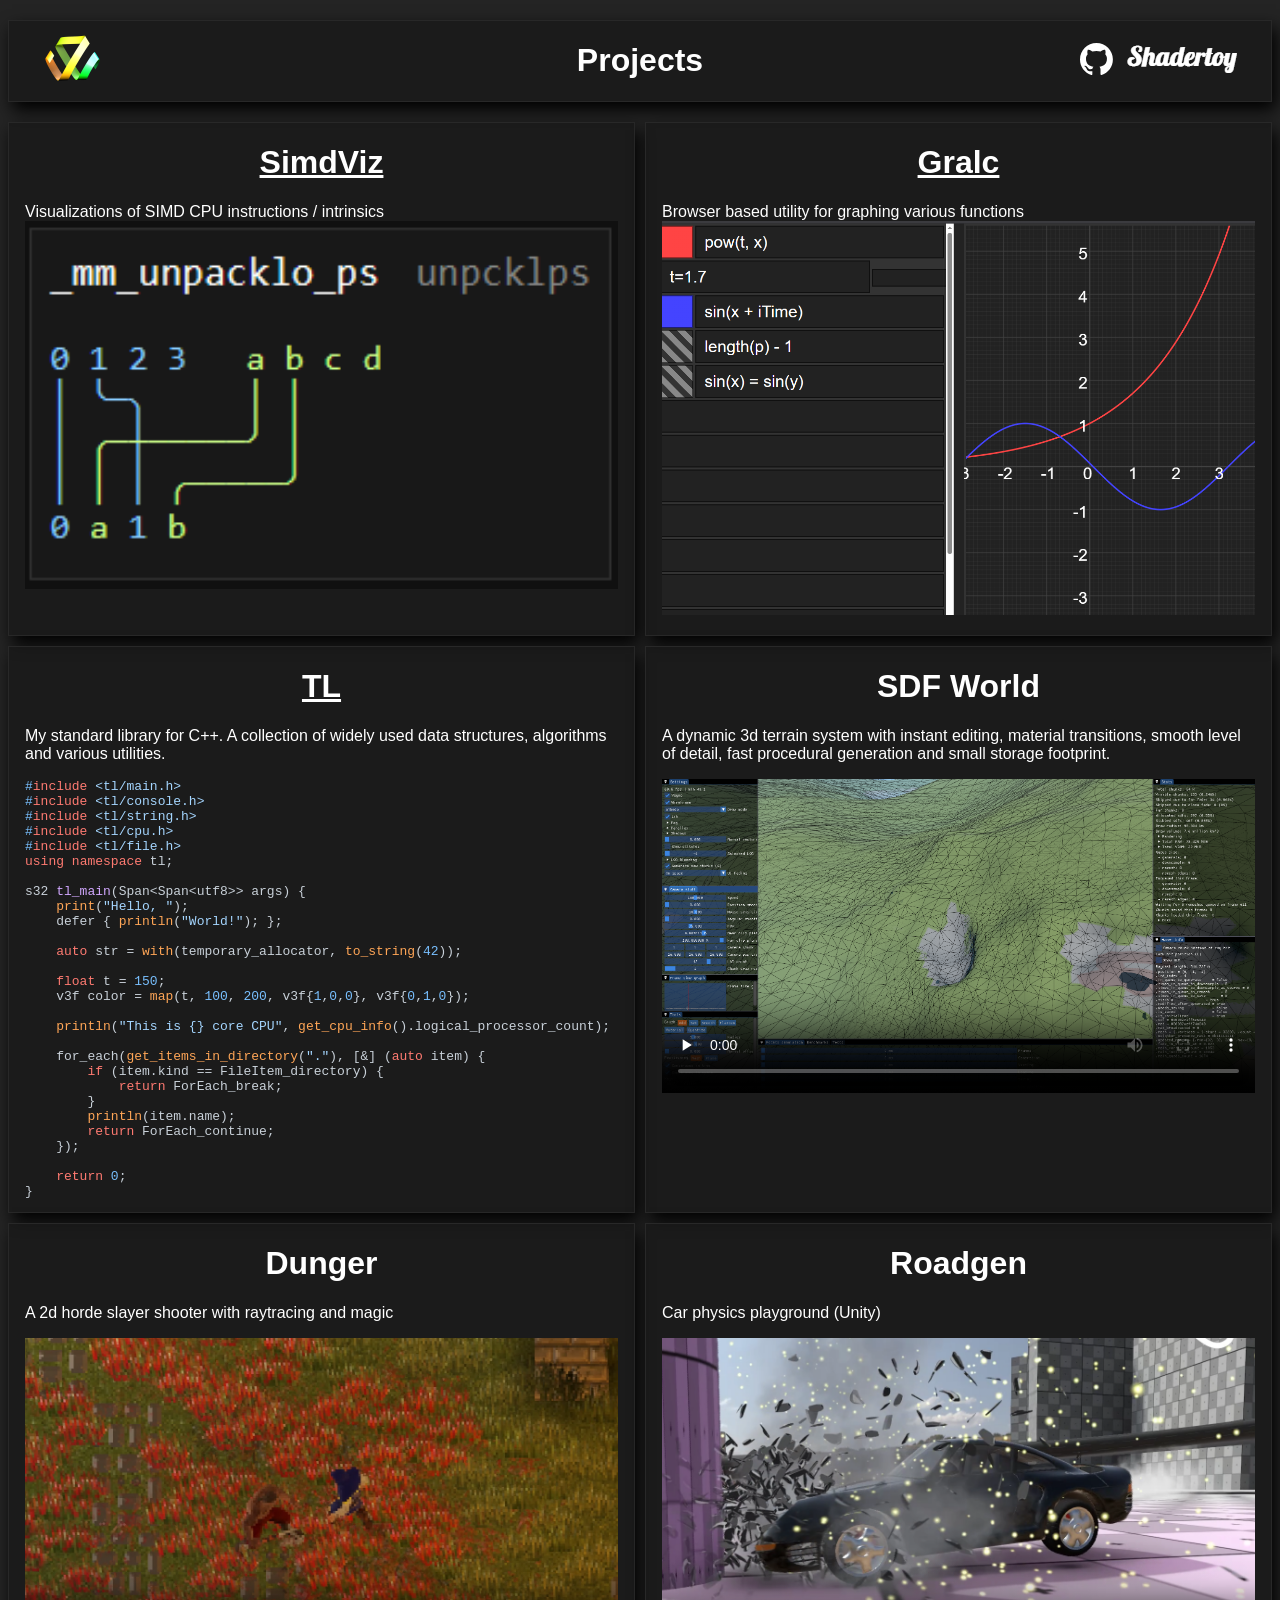
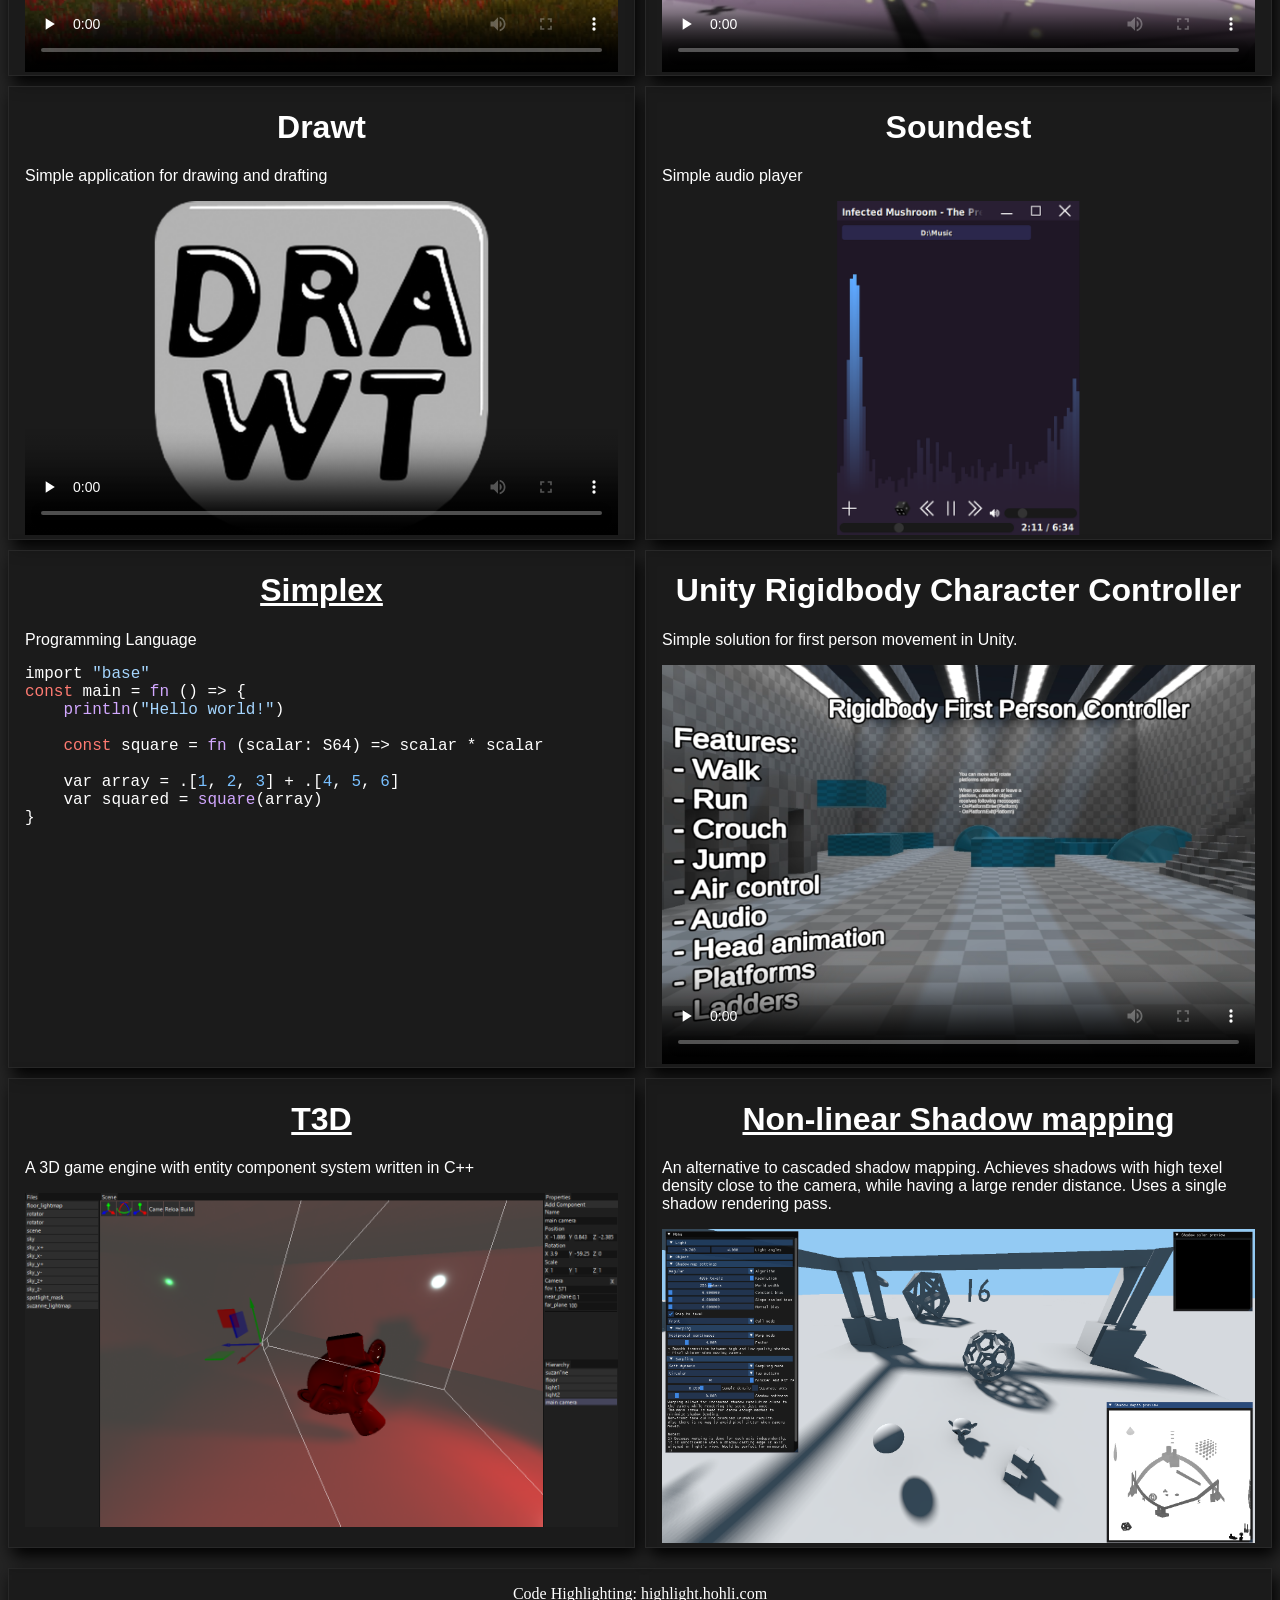
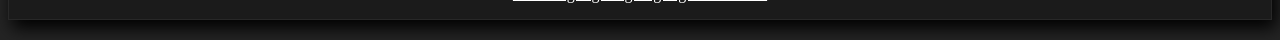
<file: index.html>
﻿<!DOCTYPE html>

<html lang="en" xmlns="http://www.w3.org/1999/xhtml">

<head>
    <meta charset="utf-8" />
    <title>Twixuss's Page</title>
    <link rel="stylesheet" href="css.css">
</head>

<body>
    <canvas id="canvas"></canvas>
    <script>
        (() => {

            return;

            function hasTouchSupport() {
                return 'ontouchstart' in window || navigator.maxTouchPoints > 0;
            }

            if (hasTouchSupport()) {
                return;
            }
            const canvas = document.getElementById("canvas");
            const gl = canvas.getContext('webgl2');
            canvas.width = window.innerWidth;
            canvas.height = window.innerHeight;
            window.addEventListener('resize', () => {
                canvas.width = window.innerWidth;
                canvas.height = window.innerHeight;
            });
            
            // Vertex shader source code
            const vertexShaderSource = `#version 300 es
void main() {
    vec2[6] positions = vec2[6](
        vec2(-1, -1),
        vec2(-1,  1),
        vec2( 1, -1),
        vec2( 1, -1),
        vec2(-1,  1),
        vec2( 1,  1)
    );
    gl_Position = vec4(positions[gl_VertexID], 0, 1);
}
`;

            // Fragment shader source code
            const fragmentShaderSource = `#version 300 es
precision mediump float;
#define DENSITY 24.
#define MOVE_SPEED 0.5

#define map(a,b,c,d,e) ((a-b)/(c-b)*(e-d)+d)
#define mapc(a,b,c,d,e) ((clamp(a,b,c)-b)/(c-b)*(e-d)+d)

uniform float u_time;
uniform float u_timeOfDay;

float rand1(vec2 p) {
	vec3 p3  = fract(vec3(p.xyx) * .1031);
    p3 += dot(p3, p3.yzx + 33.33);
    return fract((p3.x + p3.y) * p3.z);
}
vec3 rand3(vec2 q) {
    vec3 p = vec3(q.x, q.y, dot(q.xy, vec2(1.234536, 2.132131)));
    vec3 a = fract(p * vec3(123.34,234.34,345.65));
    a+=dot(a, a+34.45);
    return fract(vec3(a.x*a.y,a.y*a.z,a.x*a.z));
}
vec3 rand3(vec3 p) {
    vec3 a = fract(p * vec3(123.34,234.34,345.65));
    a+=dot(a, a+34.45);
    return fract(vec3(a.x*a.y,a.y*a.z,a.x*a.z));
}
vec4 rand4(vec3 p) {
	vec4 p4 = fract(vec4(p.xyzx)  * vec4(.1031, .1030, .0973, .1099));
    p4 += dot(p4, p4.wzxy+33.33);
    return fract((p4.xxyz+p4.yzzw)*p4.zywx);
}
#define smoothstep3(x) (3.*x*x - 2.*x*x*x)
vec3 noise3(vec3 p) {
    vec3 f = floor(p);
    vec3 t = p - f;
    t = smoothstep3(t);
    vec3 _000 = rand3(f + vec3(0, 0, 0));
    vec3 _001 = rand3(f + vec3(0, 0, 1));
    vec3 _010 = rand3(f + vec3(0, 1, 0));
    vec3 _011 = rand3(f + vec3(0, 1, 1));
    vec3 _100 = rand3(f + vec3(1, 0, 0));
    vec3 _101 = rand3(f + vec3(1, 0, 1));
    vec3 _110 = rand3(f + vec3(1, 1, 0));
    vec3 _111 = rand3(f + vec3(1, 1, 1));
    return mix(
        mix(
            mix(_000, _100, t.x),
            mix(_010, _110, t.x),
            t.y),
        mix(
            mix(_001, _101, t.x),
            mix(_011, _111, t.x),
            t.y),
        t.z);
}

float smin(float a, float b, float k) {
    float h = clamp((b-a)/k+0.5,0.0,1.0);
    return b+h*(a-b+k*0.5*(h-1.0));
}

vec3 hsv2rgb(vec3 c){
    vec4 K = vec4(1.0, 2.0 / 3.0, 1.0 / 3.0, 3.0);
    vec3 p = abs(fract(c.xxx + K.xyz) * 6.0 - K.www);
    return c.z * mix(K.xxx, clamp(p - K.xxx, 0.0, 1.0), c.y);
}
struct Voronoi {
    float d;
    float sd;
    float e;
    float se;
    vec2 id;
};

Voronoi voronoi(vec2 p, float smoothness, float baseOffsetScale, float time) {
    vec2 t = floor(p);
    vec2 l = p - t;
    
    Voronoi r;
    r.d = 100.;
    r.sd = 100.;
    r.e = 100.;
    r.se = 100.;
    
    // when baseOffsetScale>0, LIMIT of 1 is not enough sometimes.
    // AFAICT 2 is enough
    const int LIMIT = 1;
    
    mat3 rmat = mat3(0.7500000, -0.4330127,  0.5000000,
   0.6495190,  0.6250000, -0.4330127,
  -0.1250000,  0.6495190,  0.7500000);

    float s = sqrt(2.);
    rmat = mat3(
        s,0,s,
        0,1,0,
        -s,0,s);

    vec2 cc;
    vec2 tcc;
    float ed = 100.;

    for(int x = -LIMIT;x<=LIMIT;++x)
    for(int y = -LIMIT;y<=LIMIT;++y){
        vec2 o = vec2(x,y);
        vec3 n = noise3(rmat * vec3(t+o, time));
        vec2 h = n.xy;
        //h = normalize(h-0.5)+0.5;
        float d = distance(l, h+o) + n.z * baseOffsetScale;
        if (r.d > d) {
            r.d = d;   
        }
        if (ed > distance(l, h+o)) {
            ed = distance(l, h+o);
            cc = o;
            tcc = o + h - p;
            r.id = t+o;
        }
        r.sd = smin(r.sd, d, smoothness);
    }
    
    for(int x = -LIMIT;x<=LIMIT;++x)
    for(int y = -LIMIT;y<=LIMIT;++y){
        vec2 o = vec2(x,y);
        vec2 h = noise3(rmat * vec3(t+o, time)).xy;
        vec2 m = abs(cc - o);
        if (m.x + m.y >= 1.0) {
            vec2 tc =           o + h - l + t + tcc;
            vec2 cd = normalize(o + h - l - t - tcc);
            float e = dot(tc, cd) * 0.5;
            r.e = min(r.e, e);
            r.se = smin(r.se, e, 0.5);
        }
    }
      
    // Not sure if this is right but it looks consistent enough
    float MAX_D = sqrt(2.) + baseOffsetScale;
    
    r.d /= MAX_D;
    r.sd /= MAX_D;
    
    return r;
}
out vec4 fragColor;
void main() {
    float speed = 0.25;
    Voronoi v = voronoi(vec2(gl_FragCoord.xy / 64.), 1., 1., u_time * speed);
    float c;
    c = pow(v.d - v.sd + 0.5, 2.0) * 0.5 + 0.1;
    c = mapc(v.sd / v.d, 0.75, 1.0, 0.2, 0.3);
    c = mapc(v.sd - v.d, -1.0, 2.0, 0.0, 1.0);
    c = v.d + v.e;
    c = v.e * (rand1(v.id) * 0.5 + 0.5);
    c = 1.-c;
    c = map(c, 0.0, 1.0, 0.1, 0.3);
    fragColor = vec4(vec3(c) * hsv2rgb(vec3(u_timeOfDay, 0.25, 1.0)), 1.);
}
`;

            function createShader(gl, type, source) {
                const shader = gl.createShader(type);
                gl.shaderSource(shader, source);
                gl.compileShader(shader);
                if (gl.getShaderParameter(shader, gl.COMPILE_STATUS)) {
                    return shader;
                }
                console.error(gl.getShaderInfoLog(shader));
                gl.deleteShader(shader);
            }

            function createProgram(gl, vertexShader, fragmentShader) {
                const program = gl.createProgram();
                gl.attachShader(program, vertexShader);
                gl.attachShader(program, fragmentShader);
                gl.linkProgram(program);
                return program;
            }

            const vertexShader = createShader(gl, gl.VERTEX_SHADER, vertexShaderSource);
            const fragmentShader = createShader(gl, gl.FRAGMENT_SHADER, fragmentShaderSource);
            const program = createProgram(gl, vertexShader, fragmentShader);

            let startTime = Date.now() / 1000.0;
            let timeSinceStart = 0.0;

            function getTimeOfDay() {
                let d = new Date();
                return d.getHours() / 24.0 + d.getMinutes() / (24.0 * 60.0) + d.getSeconds() / (24.0 * 60.0 * 60.0);
            }

            function draw() {
                let timeOfDay = getTimeOfDay();

                // Clear the canvas and draw
                gl.useProgram(program);
                gl.uniform1f(gl.getUniformLocation(program, "u_time"), timeSinceStart)
                gl.uniform1f(gl.getUniformLocation(program, "u_timeOfDay"), timeOfDay)
                gl.viewport(0, 0, window.innerWidth, window.innerHeight);
                gl.drawArrays(gl.TRIANGLE_STRIP, 0, 6);

                let currentTime = Date.now() / 1000.0;
                timeSinceStart = currentTime - startTime;

                window.requestAnimationFrame(draw);
            }

            window.requestAnimationFrame(draw);
        })();
    </script>
    <table class="headertable panel" cellspacing="0">
        <tr>
            <td style="text-align: left; vertical-align: middle; padding-left: 16px;">
                <img src="./icons/twixuss.png" width="64px">
            </td>
            <td>
                <h1 class="alignmiddle">Projects</h1>
            </td>
            <td style="text-align: right; vertical-align: middle; padding-right: 16px; word-spacing: 8px;">
                <a href="https://github.com/twixuss" target="_self"><img src="./icons/github-mark-white.svg" height="32px" /></a>
                <a href="https://www.shadertoy.com/user/twixuss" target="_self"><img src="./icons/shadertoy.png" height="32px" /></a>
                <!-- <a href="https://twixuss.bsky.social" target="_self"><img src="./icons/bluesky-icon.blue.svg" height="32px" /></a> -->
                <!-- https://github.com/OzzyCzech/bluesky-logo -->
            </td>
        </tr>
    </table>
    <div class="grid-container" cellspacing="8">
        <div class="grid-item panel">
            <h1 class="alignmiddle"><a href="https://twixuss.github.io/simdviz" target="_self">SimdViz</a></h1>
            <p>
                Visualizations of SIMD CPU instructions / intrinsics
                <img src="./media/simdviz.png" width="100%">
            </p>
        </div>
        <div class="grid-item panel">
            <h1 class="alignmiddle"><a href="https://twixuss.github.io/gralc" target="_self">Gralc</a></h1>
            <p>
                Browser based utility for graphing various functions
                <img src="./media/gralc.png" width="100%">
            </p>
        </div>
        <div class="grid-item panel">
            <h1 class="alignmiddle"><a href="https://github.com/twixuss/tl" target="_self">TL</a></h1>
            <p>
            My standard library for C++. A collection of widely used data structures, algorithms and various utilities.
            </p>
            <pre style="overflow: auto; font-family:monospace;color: rgb(201, 209, 217); font-weight: 400; "><span style="color: rgb(121, 192, 255); font-weight: 400;">#<span style="color: rgb(255, 123, 114); font-weight: 400;">include</span> <span style="color: rgb(165, 214, 255); font-weight: 400;">&lt;tl/main.h&gt;</span></span>
<span style="color: rgb(121, 192, 255); font-weight: 400;">#<span style="color: rgb(255, 123, 114); font-weight: 400;">include</span> <span style="color: rgb(165, 214, 255); font-weight: 400;">&lt;tl/console.h&gt;</span></span>
<span style="color: rgb(121, 192, 255); font-weight: 400;">#<span style="color: rgb(255, 123, 114); font-weight: 400;">include</span> <span style="color: rgb(165, 214, 255); font-weight: 400;">&lt;tl/string.h&gt;</span></span>
<span style="color: rgb(121, 192, 255); font-weight: 400;">#<span style="color: rgb(255, 123, 114); font-weight: 400;">include</span> <span style="color: rgb(165, 214, 255); font-weight: 400;">&lt;tl/cpu.h&gt;</span></span>
<span style="color: rgb(121, 192, 255); font-weight: 400;">#<span style="color: rgb(255, 123, 114); font-weight: 400;">include</span> <span style="color: rgb(165, 214, 255); font-weight: 400;">&lt;tl/file.h&gt;</span></span>
<span style="color: rgb(255, 123, 114); font-weight: 400;">using</span> <span style="color: rgb(255, 123, 114); font-weight: 400;">namespace</span> tl;

<span style="color: rgb(201, 209, 217); font-weight: 400;">s32 <span style="color: rgb(210, 168, 255); font-weight: 400;">tl_main</span><span style="color: rgb(201, 209, 217); font-weight: 400;">(Span&lt;Span&lt;utf8&gt;&gt; args)</span> </span>{
    <span style="color: rgb(255, 166, 87); font-weight: 400;">print</span>(<span style="color: rgb(165, 214, 255); font-weight: 400;">"Hello, "</span>);
    defer { <span style="color: rgb(255, 166, 87); font-weight: 400;">println</span>(<span style="color: rgb(165, 214, 255); font-weight: 400;">"World!"</span>); };

    <span style="color: rgb(255, 123, 114); font-weight: 400;">auto</span> str = <span style="color: rgb(255, 166, 87); font-weight: 400;">with</span>(temporary_allocator, <span style="color: rgb(255, 166, 87); font-weight: 400;">to_string</span>(<span style="color: rgb(121, 192, 255); font-weight: 400;">42</span>));

    <span style="color: rgb(255, 123, 114); font-weight: 400;">float</span> t = <span style="color: rgb(121, 192, 255); font-weight: 400;">150</span>;
    v3f color = <span style="color: rgb(255, 166, 87); font-weight: 400;">map</span>(t, <span style="color: rgb(121, 192, 255); font-weight: 400;">100</span>, <span style="color: rgb(121, 192, 255); font-weight: 400;">200</span>, v3f{<span style="color: rgb(121, 192, 255); font-weight: 400;">1</span>,<span style="color: rgb(121, 192, 255); font-weight: 400;">0</span>,<span style="color: rgb(121, 192, 255); font-weight: 400;">0</span>}, v3f{<span style="color: rgb(121, 192, 255); font-weight: 400;">0</span>,<span style="color: rgb(121, 192, 255); font-weight: 400;">1</span>,<span style="color: rgb(121, 192, 255); font-weight: 400;">0</span>});

    <span style="color: rgb(255, 166, 87); font-weight: 400;">println</span>(<span style="color: rgb(165, 214, 255); font-weight: 400;">"This is {} core CPU"</span>, <span style="color: rgb(255, 166, 87); font-weight: 400;">get_cpu_info</span>().logical_processor_count);

    for_each(<span style="color: rgb(255, 166, 87); font-weight: 400;">get_items_in_directory</span>(<span style="color: rgb(165, 214, 255); font-weight: 400;">"."</span>), [&amp;] (<span style="color: rgb(255, 123, 114); font-weight: 400;">auto</span> item) {
        <span style="color: rgb(255, 123, 114); font-weight: 400;">if</span> (item.kind == FileItem_directory) {
            <span style="color: rgb(255, 123, 114); font-weight: 400;">return</span> ForEach_break;
        }
        <span style="color: rgb(255, 166, 87); font-weight: 400;">println</span>(item.name);
        <span style="color: rgb(255, 123, 114); font-weight: 400;">return</span> ForEach_continue;
    });

    <span style="color: rgb(255, 123, 114); font-weight: 400;">return</span> <span style="color: rgb(121, 192, 255); font-weight: 400;">0</span>;
}</pre>
        </div>
        <div class="grid-item panel">
            <h1 class="alignmiddle">SDF World</h1>
            <p>
                A dynamic 3d terrain system with instant editing, material transitions, smooth level of detail,
                fast procedural generation and small storage footprint.
            </p>
            <video controls preload="none" poster="./sdfw/video.preview.png"><source src="./sdfw/video.mp4" type="video/mp4">Your browser does not support the video tag.</video>
        </div>
        <div class="grid-item panel">
            <h1 class="alignmiddle">Dunger</h1>
            <p>A 2d horde slayer shooter with raytracing and magic</p>
            <video controls preload="none" poster="./dunger/video.preview.png"><source src="./dunger/video.mp4" type="video/mp4">Your browser does not support the video tag.</video>
        </div>
        <div class="grid-item panel">
            <h1 class="alignmiddle">Roadgen</h1>
            <p>Car physics playground (Unity)</p>
            <video controls preload="none" poster="./roadgen/video.preview.png"><source src="./roadgen/video.mp4" type="video/mp4">Your browser does not support the video tag.</video>
        </div>
        <div class="grid-item panel">
            <h1 class="alignmiddle">Drawt</h1>
            <p>Simple application for drawing and drafting</p>
            <video controls preload="none" poster="./drawt/video.preview.png"><source src="./drawt/video.mp4" type="video/mp4">Your browser does not support the video tag.</video>
        </div>
        <div class="grid-item panel">
            <h1 class="alignmiddle">Soundest</h1>
            <p>Simple audio player</p>
            <img src="./soundest/image.png" width="100%">
        </div>
        <div class="grid-item panel">
            <h1 class="alignmiddle"><a href="https://github.com/twixuss/simplex" target="_self">Simplex</a></h1>
            <p>Programming Language</p>
            <code>
<pre style="overflow: auto;" style="font-family:monospace;color: rgb(201, 209, 217); background-color: rgb(13, 17, 23); font-weight: 400; ">import <span style="color: rgb(165, 214, 255); font-weight: 400;">"base"</span>
<span style="color: rgb(255, 123, 114); font-weight: 400;">const</span> main = <span style="color: rgb(210, 168, 255); font-weight: 400;">fn</span> () =&gt; {
    <span style="color: rgb(210, 168, 255); font-weight: 400;">println</span>(<span style="color: rgb(165, 214, 255); font-weight: 400;">"Hello world!"</span>)

    <span style="color: rgb(255, 123, 114); font-weight: 400;">const</span> square = <span style="color: rgb(210, 168, 255); font-weight: 400;">fn</span> (scalar: S64) =&gt; scalar * scalar

    var array = .[<span style="color: rgb(121, 192, 255); font-weight: 400;">1</span>, <span style="color: rgb(121, 192, 255); font-weight: 400;">2</span>, <span style="color: rgb(121, 192, 255); font-weight: 400;">3</span>] + .[<span style="color: rgb(121, 192, 255); font-weight: 400;">4</span>, <span style="color: rgb(121, 192, 255); font-weight: 400;">5</span>, <span style="color: rgb(121, 192, 255); font-weight: 400;">6</span>]
    var squared = <span style="color: rgb(210, 168, 255); font-weight: 400;">square</span>(array)
}</pre>
            </code>
        </div>
        <div class="grid-item panel">
            <h1 class="alignmiddle">Unity Rigidbody Character Controller</h1>
            <p>Simple solution for first person movement in Unity.</p>
            <video controls preload="none" poster="./rbfpcc/video.preview.png"><source src="./rbfpcc/video.mp4" type="video/mp4">Your browser does not support the video tag.</video>
        </div>
        <div class="grid-item panel">
            <h1 class="alignmiddle"><a href="https://github.com/twixuss/t3d">T3D</a></h1>
            <p>A 3D game engine with entity component system written in C++</p>
            <img src="./t3d/preview.png" width="100%">
        </div>
        <div class="grid-item panel">
            <h1 class="alignmiddle"><a href="https://github.com/twixuss/nonlinear-shadows">Non-linear Shadow mapping</a></h1>
            <p>An alternative to cascaded shadow mapping. Achieves shadows with high texel density close to the camera, while having a large render distance. Uses a single shadow rendering pass.</p>
            <img src="./nlsm/preview.png" width="100%">
        </div>
    </div>
    <table class="headertable" cellspacing="0">
        <tr>
            <td class="alignmiddle panel headertable" style="padding: 16px">
                <a href="https://highlight.hohli.com" target="_self">Code Highlighting: highlight.hohli.com</a>
            </td>
        </tr>
    </table>
</body>

</html>
</file>
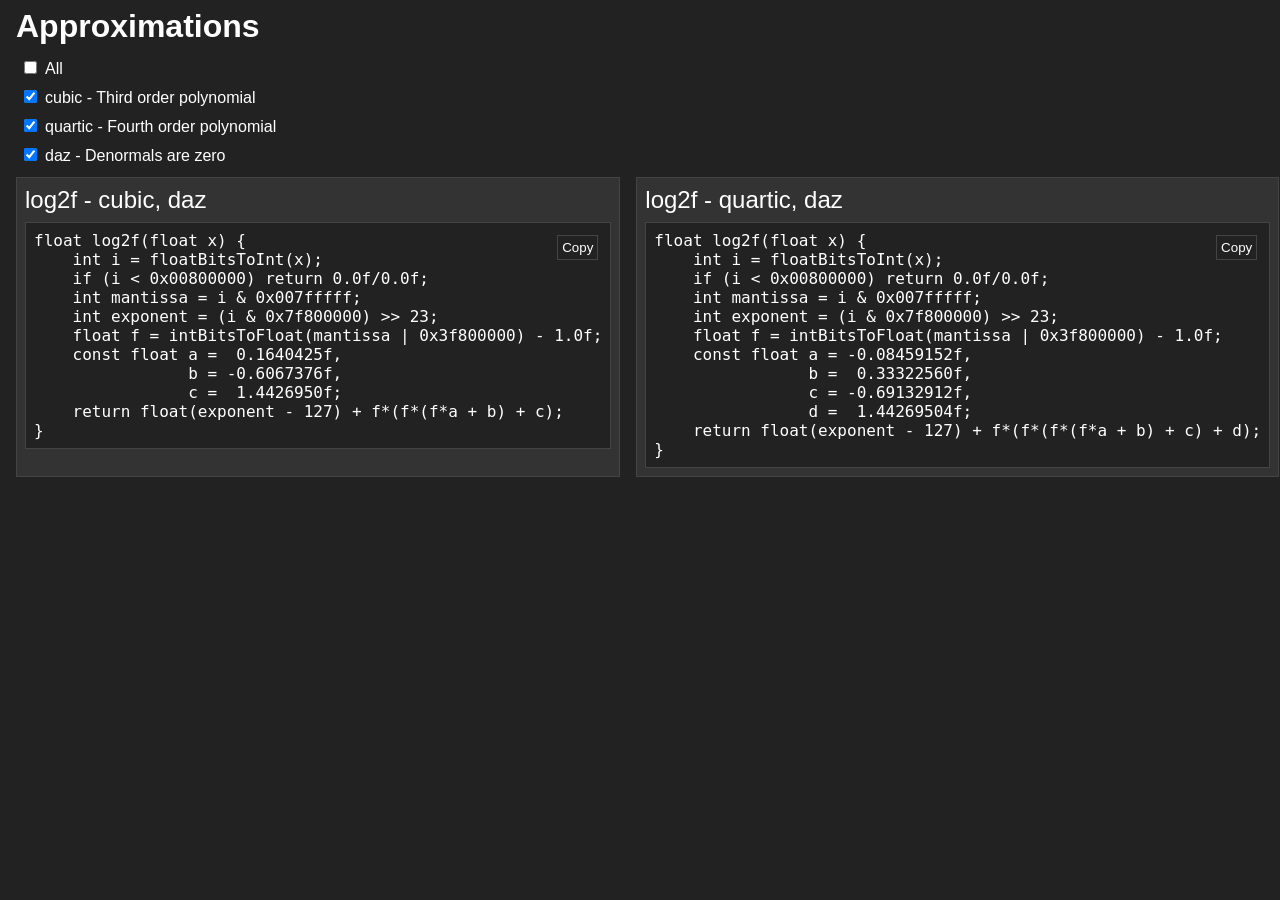
<file: approx/index.html>
<!DOCTYPE html>
<html>
<head>
    <title>Approximations</title>
</head>
<body id="body">
    <h1>Approximations</h1>
    <div id="tagContainer">
        <label for="allTagsCheckbox"><input id="allTagsCheckbox" type="checkbox">All<br></label>
    </div>
    <div id="cardContainer"></div>
</body>
<style>
* {
    margin: 8px;
    padding: 0;
    font-family: arial;
    background-color: transparent;
    color: #fff;
}
html {
    margin: 0px;
}
body {
    background-color: #222;
}
button {
    outline: none;
    border: 1px solid #444;
    padding: 4px;
}
button:hover {
    background-color: #fff2;
}
#tagContainer {
    margin: 0px;
}
label {
    user-select: none;
}
#cardContainer {
    display: flex;
    margin: 0px;
}
.card {
    background-color: #333;
    border: 1px solid #444;
}
.card-header {
    font-size: 1.5em;
}
.card-code {
    position: relative;
    white-space: pre;
    font-family: monospace;
    font-size: 1rem;
    background-color: #222;
    border: 1px solid #444;
    padding: 8px;
}
.card-code-copy-button {
    position: absolute;
    top: 4px;
    right: 4px;
}
</style>
<script>
'use strict';

const tags = [
    { name: 'cubic', description: 'Third order polynomial', },
    { name: 'quartic', description: 'Fourth order polynomial', },
    { name: 'daz', description: 'Denormals are zero', },
];

const cards = [
    {
            name: 'log2f',
            tags: ['cubic', 'daz'],
            maxError: '5.255e-3',
            gralc: 'file:///F:/twixuss.github.io/gralc/index.html?cx=0.6647663938633162&cy=0.41609305120736945&cz=1&i0t=none&i0e=%2F%2F%20Cubic%20log2%20approximation&i2t=graph&i2c=%234f4f&i2e=f1%3Dlog2(x%2B1)%20%5B0%2C%201%5D%20%2F%2F%20Builtin&i3t=graph&i3c=%2348ff&i3e=f2%3Dbezier3(p0%2Cp1%2Cp2%2Cp3%2Cx)%20%5B0%2C%201%5D%20%2F%2F%20Approximation&i4t=graph&i4c=%23f44f&i4e=abs(f1-f2)%20%5B0%2C%201%5D%20%2F%2F%20Error&i5t=graph&i5c=%238880&i5e=p0%20%3D%20%2B0&i6t=graph&i6c=%238880&i6e=p1%20%3D%201%2Flog(2)%2F3&i7t=graph&i7c=%238880&i7e=p2%20%3D%201-1%2Flog(2)%2F2%2F3&i8t=graph&i8c=%238880&i8e=p3%20%3D%20%2B1&i10t=function&i10c=%238f4f&i10e=bezier3(a%2Cb%2Cc%2Cd%2Ct)%3Dlerp(bezier2(a%2Cb%2Cc%2Ct)%2C%20bezier2(b%2Cc%2Cd%2Ct)%2C%20t)&i11t=function&i11c=%23f4ff&i11e=bezier2(a%2Cb%2Cc%2Ct)%3Dlerp(lerp(a%2Cb%2Ct)%2Clerp(b%2Cc%2Ct)%2C%20t)&',
            code: `
float log2f(float x) {
    int i = floatBitsToInt(x);
    if (i < 0x00800000) return 0.0f/0.0f;
    int mantissa = i & 0x007fffff;
    int exponent = (i & 0x7f800000) >> 23;
    float f = intBitsToFloat(mantissa | 0x3f800000) - 1.0f;
    const float a =  0.1640425f,
                b = -0.6067376f,
                c =  1.4426950f;
    return float(exponent - 127) + f*(f*(f*a + b) + c);
}`,
        },
        {
            name: 'log2f',
            tags: ['quartic', 'daz'],
            maxError: '4.14e-4',
            gralc: 'file:///F:/twixuss.github.io/gralc/index.html?cx=0.7112446609259279&cy=0.45471621366273274&cz=1&i0t=none&i0e=%2F%2F%20Quartic%20log2%20approximation&i2t=graph&i2c=%234f4f&i2e=f1%3Dlog2(x%2B1)%20%5B0%2C%201%5D%20%2F%2F%20Built-in&i3t=graph&i3c=%2348ff&i3e=f2%3Dbezier4(p0%2Cp1%2Cp2%2Cp3%2Cp4%2Cx)%20%5B0%2C%201%5D%20%2F%2F%20Approximation&i4t=graph&i4c=%23f44f&i4e=abs(f1-f2)*1000%20%5B0%2C%201%5D%20%2F%2F%20Error&i5t=graph&i5c=%238880&i5e=p0%20%3D%20%2B0&i6t=graph&i6c=%238880&i6e=p1%20%3D%201%2Flog(2)%2F4&i7t=slider&i7e=p2%20%3D%200.606126%20&i7a=0.606&i7b=0.607&i8t=graph&i8c=%238880&i8e=p3%20%3D%201-1%2Flog(2)%2F2%2F4&i9t=graph&i9c=%238880&i9e=p4%3D%2B1&i11t=function&i11c=%2344ff&i11e=bezier4(a%2Cb%2Cc%2Cd%2CE%2Ct)%3Dlerp(bezier3(a%2Cb%2Cc%2Cd%2Ct)%2C%20bezier3(b%2Cc%2Cd%2CE%2Ct)%2C%20t)&i12t=function&i12c=%238f4f&i12e=bezier3(a%2Cb%2Cc%2Cd%2Ct)%3Dlerp(bezier2(a%2Cb%2Cc%2Ct)%2C%20bezier2(b%2Cc%2Cd%2Ct)%2C%20t)&i13t=function&i13c=%23f4ff&i13e=bezier2(a%2Cb%2Cc%2Ct)%3Dlerp(lerp(a%2Cb%2Ct)%2Clerp(b%2Cc%2Ct)%2C%20t)&',
            code: `
float log2f(float x) {
    int i = floatBitsToInt(x);
    if (i < 0x00800000) return 0.0f/0.0f;
    int mantissa = i & 0x007fffff;
    int exponent = (i & 0x7f800000) >> 23;
    float f = intBitsToFloat(mantissa | 0x3f800000) - 1.0f;
    const float a = -0.08459152f,
                b =  0.33322560f,
                c = -0.69132912f,
                d =  1.44269504f;
    return float(exponent - 127) + f*(f*(f*(f*a + b) + c) + d);
}
`,
    },
];

function onTagCheckboxChanged() {
    let allowedTags = tags
        .filter(tag => tag.checkbox.checked)
        .map(tag => tag.name);

    for (let card of cards) {
        card.rootElement.hidden = false;
        for (let tag of card.tags) {
            if (!allowedTags.includes(tag)) {
                card.rootElement.hidden = true;
                break;
            }
        }
    }
}

allTagsCheckbox.addEventListener('input', e => {
    for (let tag of tags) {
        tag.checkbox.checked = allTagsCheckbox.checked;
    }
    onTagCheckboxChanged();
});
for (let tag of tags) {
    const root = document.createElement('label');
    root.className = 'tag';
    root.htmlFor = `${tag.name}-checkbox`;
    root.innerText = `${tag.name} - ${tag.description}\n`;
    tagContainer.appendChild(root);
    tag.rootElement = root;

    const checkbox = document.createElement('input');
    checkbox.type = 'checkbox';
    checkbox.id = root.htmlFor;
    checkbox.checked = true;
    checkbox.addEventListener('input', onTagCheckboxChanged);
    root.insertBefore(checkbox, root.childNodes[0]);
    tag.checkbox = checkbox;
}
for (let card of cards) {
    card.code = card.code.trim();

    const root = document.createElement('div');
    root.className = 'card';
    cardContainer.appendChild(root);
    card.rootElement = root;

    const header = document.createElement('div');
    header.className = 'card-header';
    header.innerText = `${card.name} - ${card.tags.join(', ')}`;
    root.appendChild(header);
    card.headerElement = header;

    const code = document.createElement('div');
    code.className = 'card-code';
    code.type = 'text';
    code.innerText = card.code;
    root.appendChild(code);
    card.codeElement = code;

    const copyButton = document.createElement('button');
    copyButton.className = 'card-code-copy-button';
    copyButton.innerText = 'Copy';
    code.appendChild(copyButton);
    card.copyButton = copyButton;
    copyButton.addEventListener('click', e => {
        navigator.clipboard.writeText(card.code);
    });
}
onTagCheckboxChanged();
</script>
</html>
</file>
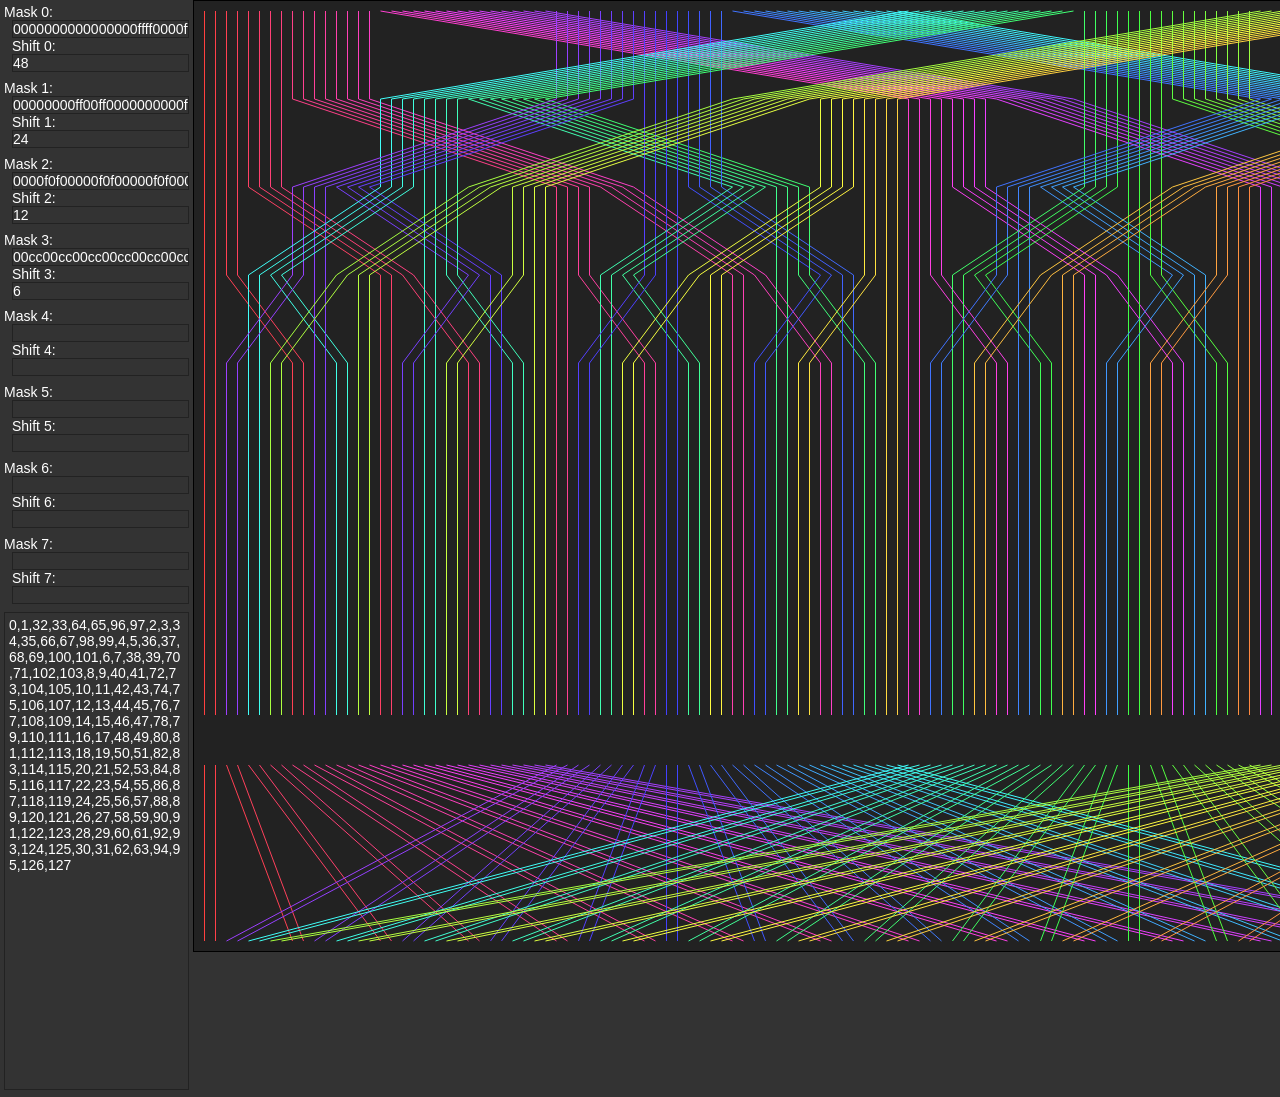
<file: deltaswap/index.html>
<!DOCTYPE html>
<html>
<head>
    <title>Delta Swap</title>
</head>
<style>
* {
    padding: 0;
    margin: 0;
    box-sizing: border-box;
    font-family: Arial;
    font-size: 14px;
    background-color: #333;
    color: #fff;
}
input[type="text"], textarea {
    border: 1px solid #222;
    outline: none;
}
body {
    height: 100%;
}
canvas {
    border: 1px solid black;
}
.inputLine {
    padding: 4px;
}
.inputLine > * + * {
    margin-left: 8px;
}
#container {
    width: 100%;
    height: 100%;
    display: flex;
    flex-direction: row;
}
#leftHalf {
    max-width: 500px;
}
#outIndicesField {
    width: calc(100% - 8px);
    margin: 4px;
    height: 50%;
    padding: 4px;
}
</style>
<body id="body">
    <div id="container">
        <div id="leftHalf">
            <textarea id="outIndicesField" style="resize: none;"></textarea>
        </div>
        <div id="rightHalf">
            <canvas id="canvas" width="1430" height="950"></canvas>
        </div>
    </div>
</body>
<script>
'use strict';
(async () => {

    let inputs = [];

    for (let i = 0; i < 8; ++i) {
        let div = document.createElement('div');
        div.className = 'inputLine';
        
        let maskLabel = document.createElement('span');
        maskLabel.innerText = "Mask " + i + ": ";
        div.appendChild(maskLabel);

        let maskInput = document.createElement('input');
        maskInput.type = 'text';
        div.appendChild(maskInput);

        let shiftLabel = document.createElement('span');
        shiftLabel.innerText = "Shift " + i + ": ";
        div.appendChild(shiftLabel);

        let shiftInput = document.createElement('input');
        shiftInput.type = 'text';
        div.appendChild(shiftInput);

        let errorLabel = document.createElement('span');
        errorLabel.hidden = true;
        errorLabel.style.color = '#f44';
        div.appendChild(errorLabel);

        leftHalf.insertBefore(div, outIndicesField);

        inputs.push({mask: maskInput, shift: shiftInput, errorLabel});
    }

    inputs[0].mask.value = '0000000000000000ffff0000ffff0000'; inputs[0].shift.value = '48';
    inputs[1].mask.value = '00000000ff00ff0000000000ff00ff00'; inputs[1].shift.value = '24';
    inputs[2].mask.value = '0000f0f00000f0f00000f0f00000f0f0'; inputs[2].shift.value = '12';
    inputs[3].mask.value = '00cc00cc00cc00cc00cc00cc00cc00cc'; inputs[3].shift.value = '6';

    let ctx = canvas.getContext('2d');

    function intToHexChar(i) {
        if (i < 10) return 48 + i;
        return 65 - 10 + i;
    }
    function hexCharToInt(c) {
        if (c <= 57) return c - 48;
        if (c <= 70) return c - 65 + 10;
        return c - 97 + 10;
    }
    function hsvToHex(h, s, v) {
        h *= 360;
        const k = (n) => (n + h / 60) % 6;
        const f = (n) => v * (1 - s * Math.max(0, Math.min(k(n), 4 - k(n), 1)));

        const r = Math.round(255 * f(5));
        const g = Math.round(255 * f(3));
        const b = Math.round(255 * f(1));

        return `#${((1 << 24) + (r << 16) + (g << 8) + b).toString(16).slice(1)}`;
    }
    function dbg() { try { throw 1; } catch {} }
    function update() {
        let values = [];
        for (let i = 0; i < 128; ++i) {
            values.push({
                index: i,
                color: hsvToHex(i/127, 0.75, 1),
            });
        }
        let originalValues = structuredClone(values);

        ctx.fillStyle = '#222';
        ctx.fillRect(0, 0, canvas.width, canvas.height);

        let pad = 10;
        let xstep = 11;
        let ystep = 88;

        let roundIndex = 0;
        let y = 10;
        for (let roundIndex = 0; roundIndex < inputs.length; ++roundIndex) {
            let round = inputs[roundIndex];
            round.errorLabel.hidden = true;
            let shift = +round.shift.value;
            if (isNaN(shift)) {
                round.errorLabel.innerText = `Shift must be a number`;
                round.errorLabel.hidden = false;
                return;
            }

            let oldValues;
            let iota = [];
            for (let i = 0; i < 128; ++i)
                iota.push(i);

            if (shift) {
                let mask = [];
                for (let i = 0; i < round.mask.value.length; ++i) {
                    let n = hexCharToInt(round.mask.value.charCodeAt(round.mask.value.length-i-1));
                    if (n >= 16) {
                        round.errorLabel.innerText = `Invalid Character ${round.mask.value[round.mask.value.length-i-1]} In Mask`;
                        round.errorLabel.hidden = false;
                        return;
                    }
                    for (let i = 0; i < 4; ++i) {
                        mask.push((n >> i) & 1);
                    }
                }
                for (let i = round.mask.value.length; i < 128; ++i) {
                    mask.push(0);
                }
                
                oldValues = structuredClone(values);

                for (let i = 0; i < 128; ++i) {
                    if (mask[i] != 0) {
                        if (mask[i + shift] != 0) {
                            round.errorLabel.innerText = `Mask and Shifted Mask intersect, which is not allowed`;
                            round.errorLabel.hidden = false;
                            return;
                        }
                        if (i + shift >= 128) {
                            round.errorLabel.innerText = `Index overflow`;
                            round.errorLabel.hidden = false;
                            return;
                        }
                        let tmp = values[i];
                        values[i] = values[i + shift];
                        values[i + shift] = tmp;

                        tmp = iota[i];
                        iota[i] = iota[i + shift];
                        iota[i + shift] = tmp;
                    }
                }
            } else {
                oldValues = values;
            }

            let ny = y + ystep;

            for (let i = 0; i < 128; ++i) {
                ctx.beginPath();
                ctx.moveTo(pad + xstep*(127-iota[i]) + 0.5, y);
                ctx.lineTo(pad + xstep*(127-i) + 0.5, ny);
                ctx.strokeStyle = values[i].color;
                ctx.stroke();
            }

            y = ny;
        }


        y += 50;
        let ny = y + ystep*2;
        for (let i = 0; i < 128; ++i) {
            ctx.beginPath();
            ctx.moveTo(pad + xstep*(127- values[i].index) + 0.5, y);
            ctx.lineTo(pad + xstep*(127- i) + 0.5, ny);
            ctx.strokeStyle = values[i].color;
            ctx.stroke();
        }


        outIndicesField.value = values.map(v => v.index);

        //ctx.fillStyle = 'black';
        //ctx.font = `10px Arial`;
        //ctx.fillText(values.map(v => v.index), 10, 830);

        //result.innerText = input_values.join(' ');

        //let ceiled_size = Math.pow(2, Math.ceil(Math.log2(input_values.length)));
//
        //for (let i = 0; i < ceiled_size - input_values.length; ++i) {
        //    input_values.push(".");
        //}
    }

    update();
    for (let input of inputs) {
        for (let element of [input.mask, input.shift]) {
            element.addEventListener('input', e => {
                update();
            });
        }
    }
})();
</script>
</html>
</file>
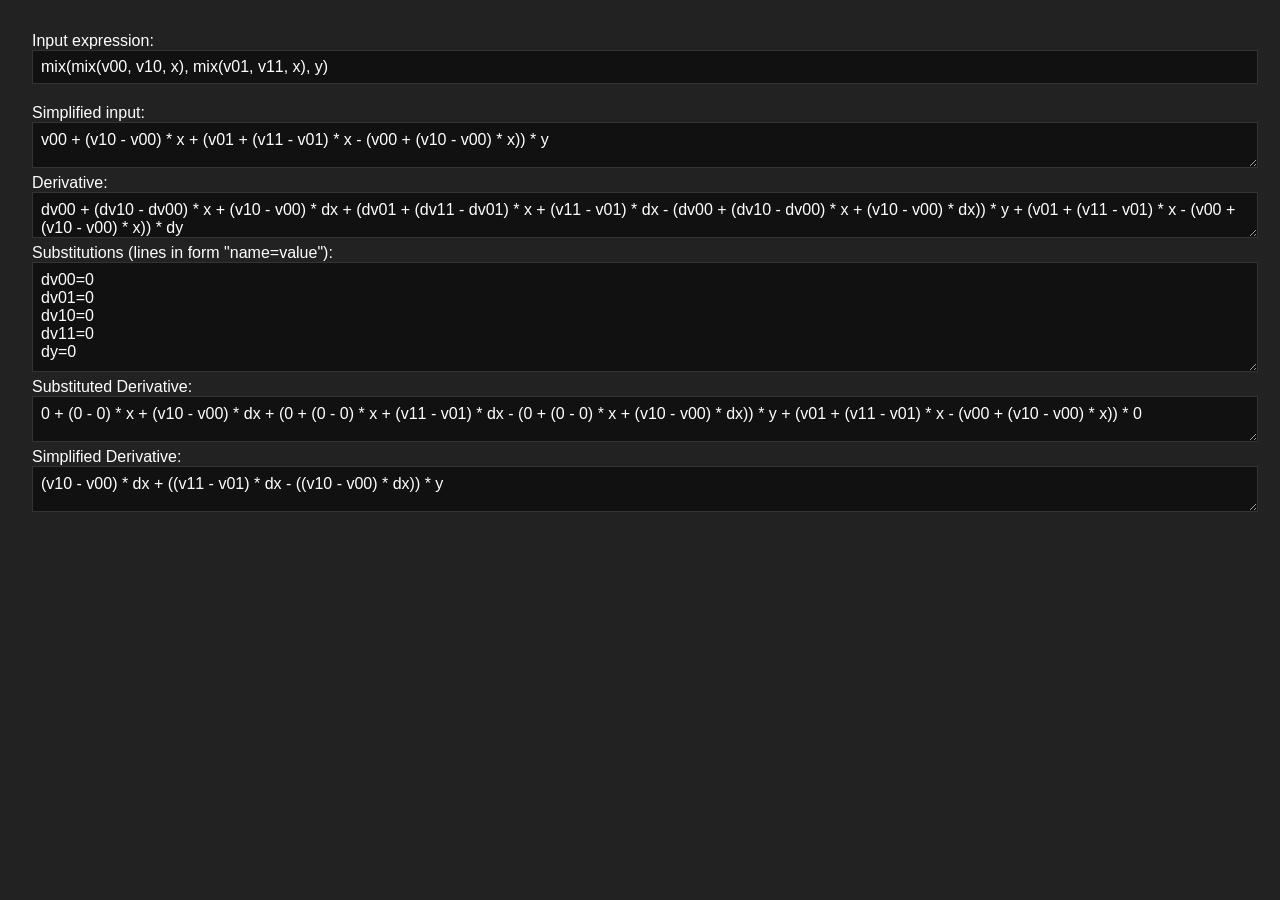
<file: deriv/index.html>
<!DOCTYPE html>
<html>
<head>
    <title>Derivative finder</title>
</head>
<body>
    Input expression:<br>
    <input id="inputField" type="text" value="mix(mix(v00, v10, x), mix(v01, v11, x), y)"><br>
    <br>
    Simplified input:<br>
    <textarea id="simplifiedInputField" readonly></textarea>
    <br>
    Derivative:<br>
    <textarea id="outputField" readonly></textarea>
    Substitutions (lines in form "name=value"):<br>
    <textarea id="substitutionsField" style="height: 100px;">dv00=0
dv01=0
dv10=0
dv11=0
dy=0</textarea>
    <br>
    Substituted Derivative:<br>
    <textarea id="substitutedOutputField" readonly></textarea>
    <br>
    Simplified Derivative:<br>
    <textarea id="simplifiedOutputField" readonly></textarea>
</body>
<style>
    * {
        background-color: #222;
        color: #fff;
        font-family: Arial;
        padding: 0px;
        margin: 0px;
        font-size: 16px;

        --input-background: #111;
        --input-border: #333;
        --input-border-active: #fff;
    }
    body {
        padding: 32px;
    }
    input[type="text"] {
        height: 32px;
    }
    input[type="text"], textarea {
        width: 100%;
        background-color: var(--input-background);
        padding-left: 8px;
        margin-bottom: 2px;
        border: 1px solid var(--input-border);
    }
    input:focus-visible, textarea:focus-visible {
        border: 1px solid var(--input-border-active);
        outline: 0;
    }
    textarea {
        padding-top: 8px;
    }
</style>
<script>
    "use strict";

    const enableAsserts = true;
    const nullLocation = {begin: 0, end: 0};
    let substitutions;
    
    onInputChanged();
    inputField.addEventListener('input', e => {
        onInputChanged();
    });
    substitutionsField.addEventListener('input', e => {
        onInputChanged();
    });
    function onInputChanged() {
        simplifiedInputField.value = '';
        outputField.value = '';
        substitutedOutputField.valid = '';
        simplifiedOutputField.value = '';

        substitutions = new Map();

        for (let line of substitutionsField.value.split('\n')) {
            line = line.trim();
            if (line.length == 0)
                continue;

            let eqIndex = line.indexOf('=');
            if (eqIndex == -1)
                continue;

            let name = line.substring(0, eqIndex).trim();
            let value = line.substring(eqIndex + 1).trim();
            let number = +value;
            if (value !== '') {
                if (isNaN(number)) {
                    substitutions.set(name, identCreate(value));
                } else {
                    substitutions.set(name, literalCreate(number));
                }
            }
        }

        try {
            let tokens = tokenize(inputField.value);
            if (tokens.length) {
                let result = tokensToAst(tokens);
                if (!result.valid || result.expr === undefined) {
                    simplifiedInputField.value = "Failed to parse.";
                    return;
                }
                let simplifiedInput = simplify(result.expr);
                simplifiedInputField.value = astToString(simplifiedInput);
                let derivative = derivativeOf(simplifiedInput);
                outputField.value = astToString(derivative);
                let substituted = substitute(derivative);
                substitutedOutputField.value = astToString(substituted);
                let expr = simplify(substituted);
                simplifiedOutputField.value = astToString(expr);
            }
        } catch(e) {
            outputField.value = `Unhandled exception: ${e}`;
        }

    }
//mix(mix(v00, v10, x), mix(v01, v11, x), y)
//mix(a,b,c) => da + (db - da) * c + (b - a) * dc
    function simplify(expr) {
        switch (expr.kind) {
            case 'unary': {
                let inner = simplify(expr.expression);
                if (expr.operation == '+')
                    return inner;
                if (expr.operation == '-' && inner.kind == 'unary' && inner.operation == '-')
                    return inner.expression;
                return unaryCreate(expr.operation, inner);
            }
            case 'binary': {
                let result = binaryCreate(simplify(expr.left), expr.operation, simplify(expr.right));
                // Both literals
                if (result.left.kind == 'literal' && result.right.kind == 'literal') {
                    switch (result.operation) {
                        case '+': return literalCreate(result.left.value + result.right.value);
                        case '-': return literalCreate(result.left.value - result.right.value);
                        case '*': return literalCreate(result.left.value * result.right.value);
                        case '/': return literalCreate(result.left.value / result.right.value);
                    }
                }
                switch (result.operation) {
                    case '+':
                    case '-': {
                        if (result.left .kind == 'literal' && result.left .value == 0) return result.right;
                        if (result.right.kind == 'literal' && result.right.value == 0) return result.left;
                        break;
                    }
                    case '*': {
                        if (result.left .kind == 'literal' && result.left .value == 1) return result.right;
                        if (result.right.kind == 'literal' && result.right.value == 1) return result.left;
                        if (result.left .kind == 'literal' && result.left .value == 0) return literalCreate(0);
                        if (result.right.kind == 'literal' && result.right.value == 0) return literalCreate(0);
                        break;
                    }
                    case '/': {
                        if (result.right.kind == 'literal' && result.right.value == 1) return result.left;
                        break;
                    }
                }
                return result;
            }
            case 'call': {
                let args = expr.arguments.map(a => simplify(a));
                switch (expr.callable.name) {
                    case 'mix':
                    case 'lerp': {
                        if (args.length !== 3) {
                            throw `mix/lerp accepts 3 arguments, not ${args.length}`;
                        }
                        return binaryCreate(args[0], '+', binaryCreate(binaryCreate(args[1], '-', args[0]), '*', args[2]));
                    }
                }
                return callCreate(expr.callable, args);
            }
        }
        return expr;
    }
    function derivativeOf(expr) {
        switch (expr.kind) {
            case 'ident': {
                return identCreate('d' + expr.name);
            }
            case 'literal': {
                return literalCreate(0);
            }
            case 'unary': {
                return unaryCreate(expr.operation, derivativeOf(expr.expression));
            }
            case 'binary': {
                switch (expr.operation) {
                    case '+':
                    case '-':
                        return binaryCreate(
                            derivativeOf(expr.left),
                            expr.operation,
                            derivativeOf(expr.right)
                        );
                    case '*':
                        return binaryCreate(binaryCreate(derivativeOf(expr.left), '*', expr.right), '+', binaryCreate(expr.left, '*', derivativeOf(expr.right)));
                    case '/':
                        return binaryCreate(binaryCreate(binaryCreate(derivativeOf(expr.left), '*', expr.right), '-', binaryCreate(expr.left, '*', derivativeOf(expr.right))), '/', callCreate(identCreate('pow'), [expr.right, literalCreate(2)]));
                }
                break;
            }
            case 'call': {
                switch (expr.callable.name) {
                    case 'derivative':
                        break;
                    case 'pow': {
                        // d/dx pow(f(x), n) = n * pow(f(x), n - 1) * f'(x)
                        
                        if (expr.arguments.length != 2) {
                            throw `${expr.callable.name} accepts 2 arguments, not ${expr.arguments.length}`;
                        }

                        if (expr.arguments[1].kind == 'literal') {
                            return binaryCreate(binaryCreate(expr.arguments[1], '*', callCreate(identCreate('pow'), [expr.arguments[0], literalCreate(expr.arguments[1].value - 1)])), '*', derivativeOf(expr.arguments[0]));
                        }

                        break;
                    }
                    case 'sin': {
                        if (expr.arguments.length != 1) {
                            throw `${expr.callable.name} accepts 1 argument, not ${expr.arguments.name}`;
                        }
                        return binaryCreate(callCreate(identCreate('cos'), [expr.arguments[0]]), '*', derivativeOf(expr.arguments[0]));
                    }
                    case 'cos': {
                        if (expr.arguments.length != 1) {
                            throw `${expr.callable.name} accepts 1 argument, not ${expr.arguments.name}`;
                        }
                        return binaryCreate(unaryCreate('-', callCreate(identCreate('sin'), [expr.arguments[0]])), '*', derivativeOf(expr.arguments[0]));
                    }
                    case 'dot': {
                        // dot(a, b) = ax*bx + ay*by
                        // d/dx = dax*bx + ax*dbx + ay*dby + day*by
                        //      = dax*bx + day*by + ax*dbx + ay*dby
                        //      = dot(da, b) + dot(a, db)
                        if (expr.arguments.length != 2) {
                            throw `${expr.callable.name} accepts 1 argument, not ${expr.arguments.name}`;
                        }
                        return binaryCreate(
                            callCreate(identCreate('dot'), [derivativeOf(expr.arguments[0]), expr.arguments[1]]),
                            '+',
                            callCreate(identCreate('dot'), [expr.arguments[0], derivativeOf(expr.arguments[1])]),
                        );
                    }
                    default:
                        // d/dx f(g(x)) = f'(g(x)) * g'(x)
        
                        if (expr.arguments.length != 1) {
                            throw `Expected 1 argument for a user-defined function ${expr.callable.name}`;
                        }
        
                        console.log(expr.callable.name);
                        return binaryCreate(callCreate(identCreate('derivative'), [expr]), '*', derivativeOf(expr.arguments[0]));
                }
                break;
            }
        }
        return callCreate(identCreate('derivative'), [expr]);
    }
    function substitute(ast) {
        visit(ast, 'pre', node => {
            switch (node.kind) {
                case 'ident': {
                    if (substitutions.has(node.name)) {
                        return {action: 'substitute', node: substitutions.get(node.name)}
                    }
                    break;
                }
            }
        });
        return ast;
    }
    
    (async () => {
    })();

    function debugBreak() {
        try {
            throw 1;
        }
        catch {

        }
    }
    function assert(cond, message) {
        if (enableAsserts && !cond) {
            if (!message) message = '';
            throw new Error(`Assertion failed: ${message}`);
        }
    }
    function tokenize(input) {
        const tokens = [];
        let i = 0;

        while (i < input.length) {
            const char = input[i];
            if (/\s/.test(char)) {
                ++i;
                continue;
            }

            let begin = i;
            function pushToken(kind, string) {
                tokens.push({
                    kind,
                    string,
                    location: {
                        begin,
                        end: i,
                    },
                });
            }

            if (/\d/.test(char)) {
                let number = '';
                let encounteredDot = false;
                while (i < input.length && /[\d.]/.test(input[i])) {
                    encounteredDot ||= input[i] == '.';
                    number += input[i++];
                }
                if (i < input.length) {
                    if (input[i].toLowerCase() == "e") {
                        number += input[i++];
                        while (i < input.length && /[+-]/.test(input[i])) {
                            number += input[i++];
                        }
                        while (i < input.length && /[\d.]/.test(input[i])) {
                            number += input[i++];
                        }
                    } else {
                        if (!encounteredDot) {
                            number += ".0";
                        }
                    }
                } else {
                    if (!encounteredDot) {
                        number += ".0";
                    }
                }
                pushToken('number', number);
                continue;
            }
            if (/[a-zA-Z_]/.test(char)) {
                let identifier = '';
                while (i < input.length && /[a-zA-Z0-9_]/.test(input[i])) {
                    identifier += input[i++];
                }
                pushToken('ident', identifier);
                continue;
            }
            ++i;

            // HACK
            if (char == '=' && tokens.length > 0 && tokens[tokens.length-1].string == '=' && tokens[tokens.length-1].location.end == i-1) {
                tokens[tokens.length-1].kind =
                tokens[tokens.length-1].string = '==';
                tokens[tokens.length-1].location.end += 1;
            } else {
                pushToken(char, char);
            }
        }

        return tokens;
    }

    function matchingBracket(s) {
        switch (s) {
            case '(': return ')';
            case '{': return '}';
            case '[': return ']';
            case ')': return '(';
            case '}': return '{';
            case ']': return '[';
        }
        return s;
    }

    function identCreate(name) {
        return {
            kind: 'ident',
            location: nullLocation,
            name,
        }
    }
    function literalCreate(value) {
        return {
            kind: 'literal',
            location: nullLocation,
            value,
        }
    }
    function unaryCreate(operation, expression) {
        return {
            kind: 'unary',
            location: nullLocation,
            operation, expression,
        }
    }
    function binaryCreate(left, operation, right) {
        return {
            kind: 'binary',
            location: nullLocation,
            left, operation, right,
        }
    }
    function callCreate(callable, args) {
        if (args === undefined) args = [];
        return {
            kind: 'call',
            location: nullLocation,
            callable,
            arguments: args,
        }
    }
    function asUnaryOperation(kind) {
        switch (kind) {
            case '+':  case '-':
                return kind;
        }
        return undefined;
    }
    function asBinaryOperation(kind) {
        switch (kind) {
            case '+':  case '-':  case '*':  case '/':  case '%':
            case '&&':  case '||': 
            case '^':  case '&':  case '|':  case '<<':  case '>>':
            case '=':
            case '==': case '!=': case '<': case '>': case '<=': case '>=':
                return kind;
        }
        return undefined;
    }
    function isRightAssociative(binaryOperation) {
        return false;
    }
    function getPrecedence(binaryOperation) {
        switch (binaryOperation) {
            case '.':
                return 9;
            case '*':
            case '/':
            case '%':
                return 7;
            case '+':
            case '-':
                return 6;
            case '|':
            case '&':
            case '^':
            case '<<':
            case '>>':
                return 5;
            case '==':
            case '!=':
            case '<':
            case '<=':
            case '>':
            case '>=':
                return 4;
            case '&&':
            case '||':
                return 3;
            case '=':
                return 1;
        }
    }
    function tokensToAst(tokens) {
        function reportError(location, message) {
            console.log(`${location.begin}: ${message}`);
        }

        const nullToken = {
            kind: 'null',
            location: nullLocation,
            string: '',
        }
        let token = tokens[0] || nullToken;
        let current = 0;

        function next() {
            token = tokens[++current] || nullToken;
        }
        function expect(expected) {
            assert(token.kind == expected)
        }
        function parseExpression0() {
            switch (token.kind) {
                case '(': {
                    let open = token.string;

                    next();
                    
                    let expression = parseExpression();

                    expect(')');
                    let close = token.string;
                    next();

                    expression.location = {begin: open.begin, end: close.end};

                    return expression;
                }
                case 'ident': {
                    let name = identCreate();
                    name.name = token.string;
                    name.location = {...token.location};
                    next();
                    return name;
                }
                case 'number': {
                    let literal = literalCreate();
                    literal.location = {...token.location};
                    literal.value = +token.string;
                    literal.string = token.string;
                    next();
                    return literal;
                }
                default: {
                    let operation = asUnaryOperation(token.kind);
                    if (operation) {
                        let unop = unaryCreate();
                        unop.operation = operation;
                        unop.location = {...token.location};
                        next();
                        
                        unop.expression = parseExpression1();
                        unop.location = {begin: unop.location.begin, end: unop.expression.location.end};
                        return unop;
                    }

                    reportError(token.location, `Unexpected token ${token.kind} when parsing expression.`);
                    throw 'fail';
                }
            }

            assert(false, "node was not returned");
        }
        function parseExpression1() {
            let expression = parseExpression0();
            
            while (1) {
                switch (token.kind) {
                    case '.': {
                        let binary = binaryCreate();
                        binary.operation = '.';
                        binary.location = {...token.location};
                        binary.left = expression;
                        next();
                        binary.right = parseExpression0();
                        if (binary.right.kind != 'ident') {
                            reportError(binary.right.location, "Only identifiers can follow a dot.");
                            throw 'fail';
                        }
                        binary.location = {begin: binary.left.location.begin, end: binary.right.location.end};
                        expression = binary;
                        break;
                    }
                    case '(': {
                        let call = callCreate();
                        call.callable = expression;
                        call.location = expression.location;

                        next();
                        if (token.kind != ')') {
                            while (true) {
                                let argument = parseExpression();

                                call.arguments.push(argument);

                                if (token.kind == ',') {
                                    next();
                                    if (token.kind == ')') {
                                        break;
                                    }
                                    continue;
                                }
                                if (token.kind == ')') {
                                    break;
                                }

                                reportError(token.string, "Unexpected token `{}` when parsing call argument list. Expected `,` or `)`.", token.string);
                                throw 'fail';
                            }
                        }

                        call.location = {begin: call.location.begin, end: token.string.end};

                        next();
                        expression = call;
                        break;
                    }
                    default:
                        return expression;
                }
            }
        }
        function parseExpression(rightPrecedence) {
            if (rightPrecedence === undefined) rightPrecedence = 0;
            assert(typeof rightPrecedence === 'number');

            let left = parseExpression1();
            let operation;
            while (1) {
                operation = asBinaryOperation(token.kind);

                if (!operation || rightPrecedence >= getPrecedence(operation)) {
                    break;
                }

                let binop = binaryCreate();
                binop.left = left;
                binop.operation = operation;
                next();
                binop.right = parseExpression(getPrecedence(operation) - isRightAssociative(operation));
                binop.location = { begin: binop.left.location.begin, end: binop.right.location.end };
                left = binop;
            }

            return left;
        }

        try {
            let result = {};
            result.valid = false;
            result.expr = parseExpression();
            if (token.string == '[') {
                next();
                result.min = parseExpression1();
                expect(',');
                next();
                result.max = parseExpression1();
                expect(']')
                next();
            }
            if (current != tokens.length) {
                console.log("Unparsed tokens remaining: ", tokens.length - current);
                return result;
            }
            result.valid = true;
            return result;
        }
        catch (thrown) {
            if (thrown != 'fail') {
                console.log("Unexpected thrown value:", thrown);
            }
            return {valid: false};
        }
    }
    function needsParensForUnary(expr) {
        switch (expr.kind) {
            case 'ident':
            case 'unary':
                return false;
        }
        return true;
    }
    function needsParensForBinary(binary, inner) {
        let outerPrecedence = getPrecedence(binary.operation);
        switch (inner.kind) {
            case 'ident':
            case 'literal':
            case 'unary':
                return false;
            case 'binary':
                //return true;
                if (binary.operation == '-' && inner === binary.right) return true;
                let innerPrecedence = getPrecedence(inner.operation);
                return innerPrecedence < outerPrecedence;
        }
        return true;
    }
    function astToString(ast) {
        switch (ast.kind) {
            case 'none': return '';
            case 'ident': return ast.name;
            case 'literal': return ast.value;
            case 'unary': {
                let e = astToString(ast.expression);
                if (needsParensForUnary(ast.expression)) e = `(${e})`;
                return `${ast.operation}${astToString(ast.expression)}`;
            }
            case 'binary': {
                let l = astToString(ast.left);
                let r = astToString(ast.right);
                if (needsParensForBinary(ast, ast.left)) l = `(${l})`;
                if (needsParensForBinary(ast, ast.right)) r = `(${r})`;
                return `${l} ${ast.operation} ${r}`;
            }
            case 'call':
                return `${astToString(ast.callable)}(${ast.arguments.map(a => astToString(a)).join(', ')})`;
            case 'derivative': return `derivative(${astToString(ast.expression)})`;
        }
        assert(false, `unhandled ast kind: ${ast.kind}`);
    }
    function astToNumber(ast) {
        switch (ast.kind) {
            case 'none':
                case 'ident':
                return NaN;
            case 'literal':
                return ast.value;
            case 'unary':
                switch (ast.operation) {
                    case '+': return +astToNumber(ast.expression);
                    case '-': return -astToNumber(ast.expression);
                }
                break;
            case 'binary':
                switch (ast.operation) {
                    case '+': return astToNumber(ast.left) + astToNumber(ast.right);
                    case '-': return astToNumber(ast.left) - astToNumber(ast.right);
                    case '*': return astToNumber(ast.left) * astToNumber(ast.right);
                    case '/': return astToNumber(ast.left) / astToNumber(ast.right);
                }
                break;
        }
        assert(false, `unhandled ast kind: ${ast.kind}`);
    }
    function visit(ast, order, callback) {
        let result, r;
        if (order !== 'post')
            result = callback(ast);

        switch (ast.kind) {
            case 'none':
            case 'ident':
            case 'literal':
                break;
            case 'unary':
                r = visit(ast.expression, order, callback);
                if (r !== undefined) {
                    if (r.action == 'substitute') {
                        ast.expression = r.node;
                    }
                }
                break;
            case 'binary':
                r = visit(ast.left, order, callback);
                if (r !== undefined) {
                    if (r.action == 'substitute') {
                        ast.left = r.node;
                    }
                }

                r = visit(ast.right, order, callback);
                if (r !== undefined) {
                    if (r.action == 'substitute') {
                        ast.right = r.node;
                    }
                }
                break;
            case 'call':
                r = visit(ast.callable, order, callback);
                if (r !== undefined) {
                    if (r.action == 'substitute') {
                        ast.callable = r.node;
                    }
                }
                for (let i = 0; i < ast.arguments.length; ++i) {
                    r = visit(ast.arguments[i], order, callback);
                    if (r !== undefined) {
                        if (r.action == 'substitute') {
                            ast.arguments[i] = r.node;
                        }
                    }
                }
                break;
            default:
                assert(false, `unhandled ast kind: ${ast.kind}`);
                break;
        }
        if (order === 'post')
            result = callback(ast);
        return result;
    }
</script>
</html>
</file>
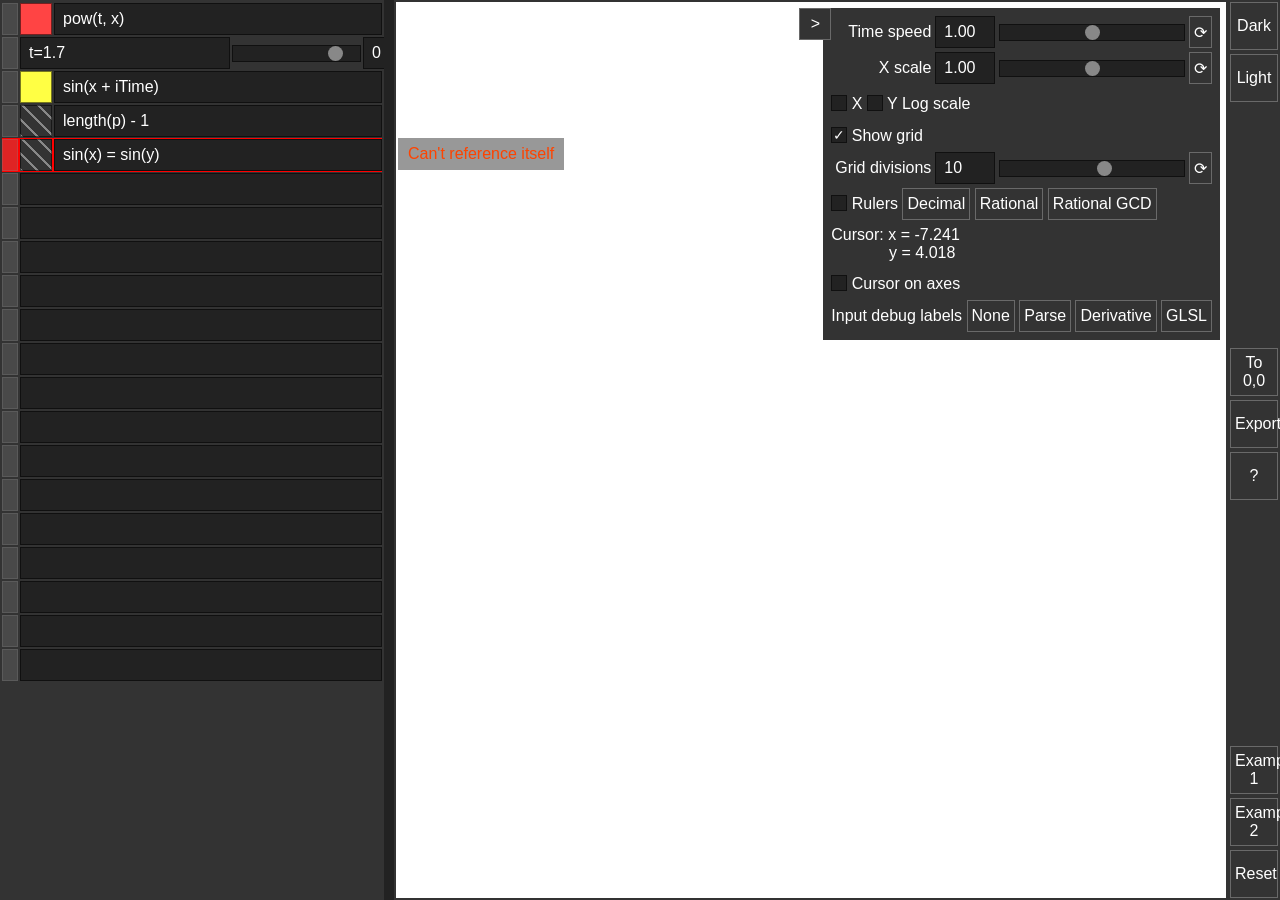
<file: gralc/index.html>
<!DOCTYPE html>
<html>
<head>
    <title>GRALC - Graphing calculator</title>
</head>
<body>
    <div id="container">
        <div id="leftPanel"></div>
        <div id="divider"></div>
        <div id="rightPanel" style="display: flex; overflow: hidden; flex: 1; position: relative;">
            <canvas id="canvas"></canvas>
            <canvas id="textCanvas" style="pointer-events: none; position: absolute; left: 2px; top: 2px; background-color: transparent;"></canvas>
            <div id="helpPanel">
<h3>GRALC - Graphing calculator. Made by <a href="https://github.com/twixuss">twixuss</a>.</h3>

<h3>Graphs</h3>
In one of the lines on the left, type an equation like <code>x*x</code> or <code>x=sin(y)</code> to see it graphed on a corresponding axis.
If you use both x and y (or vec2 variable named p), the output will show a gradient, which increases in color intensity when the function increases.
Or you can equate two expressions, like <code>(sin(x) = sin(y))</code> (parens are needed so you don't create new `sin` function, which would conflict with the built-in). Then the gradients will not be shown, only roots of the equation.
You can assign an output of a graph to a name by prepending <code>name = </code>, like <code>a = x*x</code>. You can use that name in other graphs.
You can create functions by appending a list of parameters to a graph's name, e.g. <code>f(x,a,b) = x*a + b</code>.
Until there is a better way, you can get a derivative of graph <code>f</code> by doing <code>ddx(f)/ddx(x)</code>.
You can limit the range of a graph/function by apppending <code>[limitMin, limitMax]</code>. It is limited though as it only applies to x of graphs and first parameters of functions. Custom limits can be done by setting the output to a huge value, e.g. like this: <code>mix(f(x), 1e30, step(x, limitMin) + step(limitMax, x))</code>

<h3>Sliders</h3>
Type <code>name = number</code> where <code>name</code> is any valid GLSL identifier and <code>number</code> is any integer/float literal.
Instead of typing that, you can first write your graph that references not yet existing slider(s), and then there will be a button that creates the missing slider on click.

<h3>Unnamed section</h3>
You can comment your stuff with <code>// this</code>
Your session will be automatically stored locally. You can save/share it somewhere by copying the url or pressing export button on the right, which does the same thing.
Use of identifiers starting with underscore <code>_</code> is not recommended as they might collide with internal variables.
You can reorder lines by dragging the leftmost box.

<h3>Uniforms</h3>
<code>iCamera.xy</code> - Camera position: center of view in graph coordinates
<code>iCamera.z</code> - Zoom level. Viewport height spans <code>pow(2, iCamera.z)</code> graph units.
<code>iCamera.w</code> - X scale. E.g. value of 2 will squish everything so you see more.
<code>iTime</code>/<code>time</code> - Seconds elapsed since the start

<h3>Builtin Functions</h3>
Both GLSL and HLSL function names are available.
<code>map(x,a,b,c,d)</code> - maps x from range [a; b] to range [c; d]
<code>mapc(x,a,b,c,d)</code> - additionally clamps x
<code>smin(a,b,k)</code> - smooth minimum
<code>smax(a,b,k)</code> - smooth maximum
<code>clamp01(x)</code>
<code>sfloor(x, k)</code> - smooth floor (without discontinuities)
<code>sfrac[t](x, k)</code> - smooth fraction (without discontinuities)
<code>smoothstepP(a,b,x,d)</code> - parametric smoothstep, constructed out of two <code>pow(x, d)</code> curves. <code>d</code> determines the slope at the middle. Has C1 continuity in the middle and C(d-1) continuity at the edges.
<code>logBase(base, x)</code>
<code>sec(x)</code> = <code>1.0/cos(x)</code> - secant
<code>csc(x)</code> = <code>1.0/sin(x)</code> - cosecant

<h3>Constants</h3>
<code>pi</code> <code>tau</code> <code>phi</code> <code>e</code>

<h3>Contact</h3>
You can report stuff here: <a href="https://github.com/twixuss/twixuss.github.io/issues">https://github.com/twixuss/twixuss.github.io/issues</a>

<h3>TODO</h3>
* Slider step.
* Work loss prevention.
* Undo for sliders.
* Show point on graph closest to mouse?
* Analytical derivatives? Parse graph expression and build derivative out of that. Might improve quality of discontinuous funcs. Also should improve GLSL compiler speed since it wont do five times more inlining work.
* Quality options? Low - ddx/ddy, high - analytic.
* Improve limits
    * Currently they work only for x axis in graphs;
    * Limits for multidimensional functions.
    Instead of doing [limitMin; limitMax] one or more times with attached parameter, do a followup series of logical operations, e.g.:
    f(x) = x*x where x > -1 && x < 1
* Groups.
    * Move together.
    * Show/Hide all at once.
* Remove 20 input limit.
* Embeddable mode (iframe).
* Don't recompile when changing slider text.
* Allow functions to reference x and y even if they are not in parameters.
* Proper syntax highlighting. Function calls, numbers, braces with levels of nestedness, dim commas, comments.
* Should be able to update a graph while the other ones fail to compile. One shader per graph? Harder to reference though. Or could just reevaluate.
* Improve precision. 32-bit floats are not that accurate as I want. Doing more than that would require actually transpiling expressions to work on two floats at once. <a href="https://hal.science/hal-00021443">https://hal.science/hal-00021443</a>
* Minify js
* Color expressions?
* Automatic showcase: Collect first graphs before an empty line into an array.
    Toggling 'Showcase' checkbox starts an animation that cycles through these graphs by modifying their opacity.
    Don't forget to store that checkbox in url, so it can be started on load.
            </div>
            <div id="graphToolPanel">
                <float-input id="timeSpeedInput"     var="timeSpeed"     label="Time speed"     value="0"  min="-1" max= "1" step="0.01" shape="exp10" ></float-input>
                <float-input id="cameraWInput"       var="targetCameraW" label="X scale"        value="0"  min="-1" max= "1" step="0.01" shape="exp10" ></float-input>
                <input id="xLogCheckbox" type="checkbox"></input>
                <label for="xLogCheckbox">X</label>
                <input id="yLogCheckbox" type="checkbox"></input>
                <label for="yLogCheckbox">Y</label>
                Log scale
                <br>
                <input id="gridCheckbox" type="checkbox" checked="true"></input>
                <label for="gridCheckbox">Show grid</label>
                <float-input id="gridDivisionsInput" var="gridDivisions" label="Grid divisions" value="10" min= "2" max="16" step="1"    shape="linear"></float-input>
                <input id="rulersCheckbox" type="checkbox"></input>
                <label for="rulersCheckbox">Rulers</label>
                <button onclick="rulerForm='decimal'">Decimal</button>
                <button onclick="rulerForm='rational'">Rational</button>
                <button onclick="rulerForm='rational-gcd'">Rational GCD</button>
                <div style="height: 48px; display: flex; flex-direction: column;">
                    <div style="flex: 1;"></div>
                    <span id="cursorCoordsText">Cursor: </span>
                    <div style="flex: 1;"></div>
                </div>
                <input id="cursorCoordsOnAxisCheckbox" type="checkbox"></input>
                <label for="cursorCoordsOnAxisCheckbox">Cursor on axes</label>
                <br>
                Input debug labels
                <button onclick="setInputDebugLabelType('none')">None</button>
                <button onclick="setInputDebugLabelType('parse')">Parse</button>
                <button onclick="setInputDebugLabelType('derivative')">Derivative</button>
                <button onclick="setInputDebugLabelType('glsl')">GLSL</button>
                <span id="debugLabel" style="white-space: pre-line;"></span>
            </div>
            <button id="graphToolPanelHandle">></button>
            <div id="popupPanel" style="display: none;">
                <span id="popupText" style="flex: 1;"></span>
            </div>
        </div>
        <div style="display: flex; flex-direction: column; height: 100%;">
            <button class="rightButton" id="darkThemeButton">Dark</button>
            <button class="rightButton" id="lightThemeButton">Light</button>
            <div style="flex-grow: 1;"></div>
            <button class="rightButton" id="resetCameraButton">To 0,0</button>
            <button class="rightButton" id="exportButton">Export</button>
            <button class="rightButton" id="helpButton">?</button>
            <div style="flex-grow: 1;"></div>
            <button class="rightButton" id="example1Button">Example 1</button>
            <button class="rightButton" id="example2Button">Example 2</button>
            <button class="rightButton" id="resetStateButton">Reset</button>
        </div>
    </div>
    <div id="colorPicker">
        <float-input id="thicknessInput" label="Thickness" value="3" min="0" max="8" step="0.1"  shape="linear"></float-input>
        <float-input id="opacityInput"   label="Opacity"   value="1" min="0" max="1" step="0.01" shape="linear"></float-input>
        <label for="graphLookInput"><input id="graphLookInput" type="checkbox"></input> Clamp(0,1) instead of Fract</label>
        <div id="colorPickerColorContainer"></div>
    </div>
</body>
<style>
    :root {
    }
    * {
        margin: 0;
        padding: 0;
        box-sizing: border-box;
        background-color: var(--background);
        color: var(--foreground);
        font-family: Arial;
        font-size: 16px;
        caret-color: var(--caret-color);
    }
    body {
        height: 100dvh;
        overflow: hidden;
    }
    span {
        background-color: transparent;
    }
    #container {
        display: flex;
        height: 100%;
        width: 100%;
    }
    #leftPanel, #rightPanel {
        position: relative;
        flex: 1;
        padding: 2px;
        height: 100%;
        overflow: auto;
    }

    #divider {
        width: 10px;
        height: 100%;
        background-color: var(--divider);
        cursor: col-resize;
        user-select: none;
    }

    .line {
        width: 100%;
        display: flex;
        position: relative;
        gap: 2px;
        padding-top: 1px;
        padding-bottom: 1px;
    }
    .line > * {
        flex: 1;
    }
    .lineText {
        /* change to red to ensure highlighing matches underlying text */
        /* :SyntaxHighlighting: */
        /* color: transparent; */
    }
    /* :SyntaxHighlighting: */
    /* .lineText::selection {
        color: transparent;
        background-color: #8888;
    } */
    .knurl {
        min-width: 16px;
        max-width: 16px;
        min-height: 32px;
        max-height: 32px;
        border: 1px solid #8884;
        user-select: none;
        background-color: #8884;
        background-size: 16px 16px;
    }
    .showPicker {
        min-width: 32px;
        max-width: 32px;
        min-height: 32px;
        max-height: 32px;
        border: 1px solid #0008;
    }
    .textHighlighted {
        /* :SyntaxHighlighting: */
        display: none;

        position: absolute;
        background-color: transparent;
        height: 32px;
        padding-left: 8px;
        padding-top: 6px;
        overflow: hidden;
        text-overflow: clip;
        white-space: pre;
        user-select: none;
        pointer-events: none;
        cursor: default;
    }
    .textHighlighted br {
        display: none;
    }
    .textHighlighted * {
        display: inline;
        white-space: pre;
    }
    input[type="text"] {
        background-color: var(--input-background);
        height: 32px;
        padding-left: 8px;
        border: 1px solid var(--input-border);
    }
    input:focus-visible {
        border: 1px solid var(--input-border-active);
        outline: 0;
    }
    input[type="range"] {
        appearance: none;
        accent-color: #888f;
        border: 0;
        border-radius: 0;
        background-color: transparent;
    }
    input[type="range"]::-webkit-slider-runnable-track {
        box-sizing: content-box;
        border: 1px solid var(--input-border);
        height: 15px;
        background-color: var(--input-background);
    }
    input[type="range"]::-moz-range-track {
        box-sizing: content-box;
        border: 1px solid var(--input-border);
        height: 15px;
        background-color: var(--input-background);
    }
    input[type="range"]::-webkit-slider-thumb {
        height: 15px;
        aspect-ratio: 1;
        border: none;
        border-radius: 50%;
        background: #888;

        /*specific*/
        -webkit-appearance: none;
    }
    input[type="range"]::-moz-range-thumb {
        height: 15px;
        aspect-ratio: 1;
        border: none;
        border-radius: 50%;
        background: #888;

        /*specific*/
        margin-top: 0;
    }
    input[type="checkbox"] {
        width: 16px;
        height: 16px;
        font-size: 14px;
        top: 2px; /* not aligned with text otherwise */

        background-color: var(--input-background);
        position: relative;
        border: 1px solid var(--input-border);
        appearance: initial;
        border-radius: 0;
        -webkit-tap-highlight-color: rgba(0, 0, 0, 0);
        outline: none;
    }

    input[type="checkbox"]:after {
        position: absolute;
        display: block;
        width: 100%;
        height: 100%;
        top: -1px;
        text-align: center;
        line-height: 16px;
        background: transparent;
        content: "";
    }
    input[type="checkbox"]:checked:after {
        /* X○•✓ */
        content: "✓";
    }
    label {
        flex: 0;
        line-height: 32px;
        user-select: none;
    }
    button {
        height: 32px;
        border: 1px solid var(--button-border-regular);
        padding: 4px;
    }
    button:hover {
        border: 1px solid var(--button-border-hovered);
    }

    .slider {
    }
    .minmax {
        max-width: 64px;
    }
    .message {
        position: absolute;
        top: anchor(top);
        left: calc(anchor(right) + 16px);
        height: 32px;
        line-height: 32px;
        padding-left: 10px;
        padding-right: 10px;
        color: #f40;
        background: color-mix(in srgb, var(--background), transparent 50%);
        border: none;
        field-sizing: content;
    }
    .debugMessage {
        position: absolute;
        top: anchor(top);
        left: calc(anchor(right));
        height: 32px;
        line-height: 32px;
        padding-left: 10px;
        padding-right: 10px;
        background: color-mix(in srgb, var(--background), transparent 50%);
        border: none;
        field-sizing: content;
    }
    .createSliderButton {
        field-sizing: content;
        flex: 0;
    }

    #colorPicker {
        position: absolute;
        display: flex;
        flex-direction: column;
        width: 405px;
        padding: 5px;
        box-shadow: #000 10px 10px 40px;
    }
    #colorPickerColorContainer {
        display: flex;
        flex-wrap: wrap;
        gap: 5px;
    }
    .colorPickerColor {
        overflow: auto;
        width: 45px;
        height: 45px;
        aspect-ratio: 1;
        margin: 0;
    }
    .rightButton {
        width: 48px;
        height: 48px;
        margin: 2px;
    }
    #helpPanel {
        position: absolute;
        bottom: 0px;
        left: 2px;
        right: 2px;
        padding: 4px;
        white-space: pre-wrap;
        max-height: 50dvh;
        overflow-y: auto;
    }
    #graphToolPanel {
        position: absolute;
        padding: 8px;
        user-select: none;
        /* box-shadow: #000 10px 10px 40px; */
    }
    .floatInputLine {
        display: flex;
        flex-direction: row;
        gap: 4px;
        height: 32px;
        margin-bottom: 4px;
        user-select: none;
    }
    .floatInputLabel {
        width: 100px;
        line-height: 32px;
        text-align: right;
    }
    .floatInputText {
        width: 60px;
    }
    .floatInputSlider {
        flex: 1;
        /* Firefox's default slider width is too big */
        min-width: 128px;
        width: 128px;
    }
    #graphToolPanelHandle {
        position: absolute;
        width: 32px;
        height: 32px;
    }
    #popupPanel {
        position: absolute;
        width: 400px;
        height: 100px;
        display: flex;
        align-items: center;
        bottom: 64px;
        right: 64px;
        text-align: center;
        box-shadow: #000 10px 10px 40px;
    }
    code {
        font-family: monospace;
        background-color: #8884;
        padding-left: 4px;
        padding-right: 4px;
        border: 1px solid #8888;
    }
</style>
<script>
    "use strict";

    const isFirefox = navigator.userAgent.includes("Firefox");

    const enableAsserts = true;

    helpPanel.hidden = true;


    
    class ToolPanelLine extends HTMLElement {
        constructor() {
            super();
        }
        connectedCallback() {
            this.className = 'floatInputLine';
            {
                this.label = document.createElement('span');
                this.label.className = 'floatInputLabel';
                this.label.innerText = this.getAttribute("label");
                this.appendChild(this.label);
            }
            {
                this.text = document.createElement('input');
                this.text.type = 'text';
                this.text.className = 'floatInputText';
                this.appendChild(this.text);
            }
            {
                this.slider = document.createElement('input');
                this.slider.type = 'range';
                this.slider.className = 'floatInputSlider';
                this.slider.value = this.getAttribute("value");
                this.slider.min = this.getAttribute("min");
                this.slider.max = this.getAttribute("max");
                this.slider.step = this.getAttribute("step");
                this.appendChild(this.slider);
            }
            {
                this.resetButton = document.createElement('button');
                this.resetButton.innerText = '⟳';
                this.appendChild(this.resetButton);
            }

            this.getValue = () => +eval(this.getAttribute('var'));
            this.setValue = (value) => eval(`${this.getAttribute('var')} = value;`);

            switch (this.getAttribute('shape')) {
                default:
                case 'linear': {
                    this.sliderToValue = v => { if (v === undefined) v = this.slider.valueAsNumber; return v; };
                    this.updateSlider = () => { this.slider.valueAsNumber = clamp(this.getValue(), -1e30, 1e30); };
                    break;
                }
                case 'exp10': {
                    this.sliderToValue = v => { if (v === undefined) v = this.slider.valueAsNumber; return exp10(v); };
                    this.updateSlider = () => { this.slider.valueAsNumber = clamp(log10(this.getValue()), -1e30, 1e30); };
                    break;
                }
            }

            const res = +this.slider.step;
            this.text.value = this.slider.valueAsNumber.toFixed(-log10(res));

            this.text.addEventListener('focus', e => {
                this.shouldSelectOnMouseUp = true;
            });
            this.text.addEventListener('mousemove', e => {
                if (this.text.selectionStart != this.text.selectionEnd)
                    this.shouldSelectOnMouseUp = false;
            });
            this.text.addEventListener('mouseup', e => {
                if (this.shouldSelectOnMouseUp)
                    this.text.select();
                this.shouldSelectOnMouseUp = false;
            });
            this.text.addEventListener('input', e => {
                //const limit = 1000;
                //if (1.0/limit < +this.text.value && +this.text.value < limit) {
                    this.setValue(+this.text.value);
                    this.updateSlider();
                //}
            });
            this.slider.addEventListener('input', e => {
                this.setValue(this.sliderToValue(this.slider.valueAsNumber));
                this.updateText();
            });
            this.resetButton.addEventListener('click', e => {
                this.setValue(this.sliderToValue(+this.getAttribute('value')));
                this.updateText();
                this.updateSlider();
            });

            initUndo(this.text);
            initUndo(this.slider);
        }
        updateText() {
            const res = +this.slider.step;
            this.text.value = this.getValue().toFixed(-log10(res));
        }
        updateUI() {
            this.updateText();
            this.updateSlider();
        }
    }
    customElements.define('float-input', ToolPanelLine);



    let inMemoryStorage;
    initStorage();

    // This is not it...
    //let modifiedElements = [];
    //let modifiedElementsIndex = 0;
    function pushModification(target, prevValue) {
        if (modifiedElementsIndex > 0 && modifiedElements[modifiedElementsIndex-1].target === target) {
            modifiedElements[modifiedElementsIndex-1].newValue = target.value;
        } else {
            modifiedElements[modifiedElementsIndex++] = {target, prevValue, newValue: target.value};
        }
        modifiedElements.splice(modifiedElementsIndex);
    }
    function initUndo(element) {
        if (false) {
            let previousValue;
            document.addEventListener('mousedown', e => {
                if (e.target === element) {
                    previousValue = e.target.value;
                }
            });
            element.addEventListener('change', e => {
                let currentValue = e.target.value;
                // UndoItem undeclared identifier
                const undoItem = new UndoItem({
                    label: `Slider "${label}" changed to ${currentValue}`,
                    undo: () => {
                        element.value = previousValue;
                        element.dispatchEvent(new Event('input', { bubbles: true }));
                        element.dispatchEvent(new Event('change', { bubbles: true }));
                    },
                    redo: () => {
                        element.value = currentValue;
                        element.dispatchEvent(new Event('input', { bubbles: true }));
                        element.dispatchEvent(new Event('change', { bubbles: true }));
                    }
                });

                document.undoManager.addItem(undoItem);
            });
        }
        if (true) {
            //document.addEventListener('mousedown', e => {
            //    if (e.target === element) {
            //        console.log('mousedown');
            //        if (modifiedElementsIndex > 0 && modifiedElements[modifiedElementsIndex-1].target === e.target) {
            //        } else {
            //            modifiedElements[modifiedElementsIndex] = {target: e.target, prevValue: e.target.value};
            //        }
            //    }
            //});
            //element.addEventListener('change', e => {
            //    console.log('change');
            //    if (modifiedElementsIndex > 0 && modifiedElements[modifiedElementsIndex-1].target === e.target) {
            //        modifiedElements[modifiedElementsIndex-1].newValue = e.target.value;
            //    } else {
            //        modifiedElements[modifiedElementsIndex++].newValue = e.target.value;
            //    }
            //    modifiedElements.splice(modifiedElementsIndex);
            //});
        }
    }
    //document.addEventListener('keydown', e => {
    //    if ((e.ctrlKey || e.metaKey) && e.key === 'z' && !e.shiftKey) {
    //        if (modifiedElementsIndex > 0) {
    //            let m = modifiedElements[--modifiedElementsIndex];
    //            if (m.target.type == 'range') {
    //                e.preventDefault();
    //                m.target.value = m.prevValue;
    //            }
    //        }
    //    }
    //    
    //    if ((e.ctrlKey || e.metaKey) && (e.key === 'y' || (e.key === 'z' && e.shiftKey))) {
    //        if (modifiedElementsIndex < modifiedElements.length) {
    //            let m = modifiedElements[modifiedElementsIndex++];
    //            if (m.target.type == 'range') {
    //                e.preventDefault();
    //                m.target.value = m.newValue;
    //            }
    //        }
    //    }
    //});

    let isDraggingDivider = false;
    let dividerOffset = 0;

    let isPanning = false;
    let panPrevX = 0;
    let panPrevY = 0;

    let draggingInput;
    let draggingInputOffsetX = 0;
    let draggingInputOffsetY = 0;

    let mouseX = 0;
    let mouseY = 0;

    function getGraphLook() {
        return graphLookInput.checked ? 'clamp' : 'fract';
    }

    const defaultCameraX = 0;
    const defaultCameraY = 0;
    const defaultCameraZ = 3;
    const defaultCameraW = cameraWInput.sliderToValue();
    const defaultTimeSpeed = timeSpeedInput.sliderToValue();
    const defaultLogX = xLogCheckbox.checked;
    const defaultLogY = yLogCheckbox.checked;
    const defaultShowGrid = gridCheckbox.checked;
    const defaultGridDivisions = gridDivisionsInput.sliderToValue();
    const defaultThickness = thicknessInput.sliderToValue();
    const defaultOpacity = opacityInput.sliderToValue();
    const defaultGraphLook = getGraphLook();
    const defaultSliderMin = -10;
    const defaultSliderMax = +10;
    const defaultSliderValue = 0;

    let cameraX = +loadState("cx", defaultCameraX); // in graph coordinates when using linear space.
    let cameraY = +loadState("cy", defaultCameraY);
    let cameraZ = +loadState("cz", defaultCameraZ); // graphs window height spans pow(2, cameraZ) graph units in linear scale.
    let cameraW = +loadState("cw", defaultCameraW); // uv.x is scaled by cameraW

    let targetCameraX = cameraX;
    let targetCameraY = cameraY;
    let targetCameraZ = cameraZ;
    let targetCameraW = cameraW;

    let timeSpeed = +loadState("ts", defaultTimeSpeed);
    let gridDivisions = +loadState("gd", defaultGridDivisions);
    let rulerForm = loadState('rf', 'decimal');
    let cursorRulerType = loadState('crt', 'on-panel');
    xLogCheckbox.checked = !!loadState("xls", false);
    yLogCheckbox.checked = !!loadState("yls", false);
    gridCheckbox.checked = !!loadState("gc", true);
    rulersCheckbox.checked = !!loadState("rc", false);
    cursorCoordsOnAxisCheckbox.checked = !!loadState("ccoac", false);

    let selectingColorForInput;


    cameraWInput      .updateUI();
    timeSpeedInput    .updateUI();
    gridDivisionsInput.updateUI();
    thicknessInput.getValue = () => selectingColorForInput.thickness;
    thicknessInput.setValue = (value) => { selectingColorForInput.thickness = value; updateGraphThicknessUniforms(); }
    opacityInput.getValue = () => selectingColorForInput.opacity;
    opacityInput.setValue = (value) => { selectingColorForInput.opacity = value; updateGraphOpacityUniforms(); }
    graphLookInput.addEventListener('input', e => {
        selectingColorForInput.graphLook = getGraphLook();
        updateGraphFractClampUniforms();        
    });

    let graphToolPanelVisible = !!loadState('gtpv', true);

    function updateGraphToolPanelVisibility() {
        const gap = 8;
        graphToolPanel.hidden = !graphToolPanelVisible;
        graphToolPanel.style.right = `${gap}px`;
        graphToolPanel.style.top = `${gap}px`;
        graphToolPanelHandle.style.top = `${gap}px`;
        if (graphToolPanelVisible) {
            graphToolPanelHandle.innerText = '>';
            graphToolPanelHandle.style.right = `${graphToolPanel.getBoundingClientRect().width + gap}px`;
        } else {
            graphToolPanelHandle.style.right = `${gap}px`;
            graphToolPanelHandle.innerText = '<';
        }
    }

    updateGraphToolPanelVisibility();
    graphToolPanelHandle.addEventListener('click', e => {
        graphToolPanelVisible ^= 1;
        updateGraphToolPanelVisibility();
    });

    const gl = canvas.getContext('webgl2') || canvas.getContext('webgl');
    const ctx = textCanvas.getContext('2d');
    const ext = gl.getExtension('KHR_parallel_shader_compile');
    if (ext) console.log("Async shader compilation is supported.");

    let rpClientWidth;
    let rpClientHeight;
    function resizeCanvas() {
        rpClientWidth = rightPanel.getBoundingClientRect().width - 4;
        rpClientHeight = rightPanel.getBoundingClientRect().height - 4;
        let width = rpClientWidth * window.devicePixelRatio;
        let height = rpClientHeight * window.devicePixelRatio;
        let styleWidth = rpClientWidth + "px";
        let styleHeight = rpClientHeight + "px";
        canvas.width = width;
        canvas.height = height;
        canvas.style.width = styleWidth;
        canvas.style.height = styleHeight;
        textCanvas.width = width;
        textCanvas.height = height;
        textCanvas.style.width = styleWidth;
        textCanvas.style.height = styleHeight;
    }

    divider.addEventListener('mousedown', e => {
        isDraggingDivider = true;
        dividerOffset = divider.getBoundingClientRect().left - e.clientX;
    });

    canvas.addEventListener('mousedown', e => {
        isPanning = true;
        panPrevX = e.clientX;
        panPrevY = e.clientY;
    })
    canvas.addEventListener('wheel', e => {
        const deltaY = e.wheelDeltaY / 120.0;

        const step = 0.25;
        const [pointX, pointY] = clientToGraphNoLog(e.clientX, e.clientY);

        let d = deltaY * step;
        if (!isFirefox)
            d *= window.devicePixelRatio;

        const t = exp2(-d);

        targetCameraX = pointX + (targetCameraX - pointX) * t;
        targetCameraY = pointY + (targetCameraY - pointY) * t;

        targetCameraZ -= d;
    });

    {
        let loaded = loadState("d");
        if (loaded !== undefined) {
            leftPanel.style.flex = `0 0 ${loaded}px`;
        } else {
            leftPanel.style.flex = `0 0 30vw`;
        }
    }

    let inputSpacer, inputDropIndex;

    document.addEventListener('mousemove', e => {
        mouseX = e.clientX;
        mouseY = e.clientY;

        if (isDraggingDivider) {
            const containerRect = container.getBoundingClientRect();
            let newLeftWidth = e.clientX - containerRect.left;

            const leftLimit = 100;
            const rightLimit = 200;

            // Set minimum width for each panel (100px)
            if (newLeftWidth < leftLimit) newLeftWidth = leftLimit;
            if (newLeftWidth > containerRect.width - rightLimit) newLeftWidth = containerRect.width - rightLimit;

            const left = newLeftWidth + dividerOffset;

            storeState("d", left)
            leftPanel.style.flex = `0 0 ${left}px`;
            resizeCanvas();
        }
        if (isPanning) {
            let zoomY = exp2(cameraZ);
            targetCameraX -= (e.clientX - panPrevX) * window.devicePixelRatio / canvas.height * zoomY * cameraW;
            targetCameraY += (e.clientY - panPrevY) * window.devicePixelRatio / canvas.height * zoomY;
            panPrevX = e.clientX;
            panPrevY = e.clientY;
        }
        if (draggingInput) {
            let y = e.clientY + draggingInputOffsetY + leftPanel.scrollTop;
            draggingInput.line.style = `
                position: absolute;
                top: ${y}px;
                width: ${divider.getBoundingClientRect().left - 4}px;
                z-index: 1;
            `;
            leftPanel.style.overflow = 'none';

            leftPanel.appendChild(inputSpacer);
            leftPanel.appendChild(draggingInput.line);

            let h = inputSpacer.getBoundingClientRect().height;
            inputDropIndex = Math.max(0, round(y / h));
            if (inputDropIndex < inputs.length)
                leftPanel.insertBefore(inputSpacer, leftPanel.children[inputDropIndex]);
            else
                leftPanel.appendChild(inputSpacer);
        }
    });

    let lineToInputMap = new Map();
    document.addEventListener('mouseup', () => {
        isDraggingDivider = false;
        isPanning = false;
        if (draggingInput) {
            if (inputDropIndex !== undefined) {
                draggingInput.line.style = '';
                leftPanel.style.overflow = 'none';
                leftPanel.insertBefore(draggingInput.line, inputSpacer);
                leftPanel.appendChild(inputSpacer);
                inputs = Array.from(leftPanel.children).map(c => lineToInputMap.get(c)).filter(i => !!i);
                let i = 0;
                for (let input of inputs) {
                    input.index = i++;
                    updateInput(input);
                    updateCssColor(input);
                }
            }

            draggingInput = undefined;
        }
    });
    window.addEventListener('resize', () => {
        resizeCanvas();
    });
    window.addEventListener('beforeunload', e => {
        storeAllState();
        flushStorage();
    });

    let ignoreFirstClick = false;

    function hexCharToInt(c) {
        if (c <= 57) return c - 48;
        if (c <= 70) return c - 65 + 10;
        return c - 97 + 10;
    }
    function hexCharToFloat(c) {
        return hexCharToInt(c) / 15.0;
    }
    function colorStringTo4Floats(color) {
        return [
            hexCharToFloat(color.charCodeAt(1)),
            hexCharToFloat(color.charCodeAt(2)),
            hexCharToFloat(color.charCodeAt(3)),
            hexCharToFloat(color.charCodeAt(4)),
        ];
    }
    function floatToHexChar(f) {
        f = round(clamp(f, 0, 1) * 15);
        if (f < 10) return 48 + f;
        return 65 - 10 + f;
    }

    function updateGraphColorsUniforms() {
        const colors = inputs.map((i) => colorStringTo4Floats(i.color)).flat();
        if (program !== undefined) {
            gl.uniform4fv(gl.getUniformLocation(program, "_graph_colors"), colors);
        }
    }
    function styleForColor(color) {
        const opaque = color.substring(0, 4);
        return `    
            background-image: linear-gradient(45deg,
                ${opaque} 10%,
                ${color} 10%,
                ${color} 50%,
                ${opaque} 50%,
                ${opaque} 60%,
                ${color} 60%,
                ${color});
            background-size: 16px 16px;
        `;
    }
    function updateCssColor(input) {
        let a = hexCharToFloat(input.color.charCodeAt(4));
        a *= input.opacity;
        input.showPicker.style = styleForColor(input.color.substr(0, 4) + String.fromCharCode(floatToHexChar(a)));
    }

    opacityInput.text.addEventListener('input', e => updateCssColor(selectingColorForInput));
    opacityInput.slider.addEventListener('input', e => updateCssColor(selectingColorForInput));

    let colors = [
        '#f44f',
        '#48ff',
        '#ff4f',
        '#84ff',
        '#4f4f',
        '#f48f',
        '#4fff',
        '#f84f',
        '#44ff',
        '#8f4f',
        '#f4ff',
        '#4f8f',
        '#ffff','#888f','#000f','#8880'
    ];

    function updateInputLineStyle(input) {
        let style = `anchor-name: --line${input.index};`;
        if (input.message.innerText.length > 0) {
            style += 'background-color: #f00;';
        }
        input.line.style = style;
    }

    function updateInputSliderStep(input) {
        input.slider.step = (input.max.value - input.min.value) * 1e-3;
    }

    let lastClickedShowPicker;
    let inputs = [];
    for (let i = 0; i < 20; ++i) {
        let input = {
            getText() {
                return this.text.value;
            },
            setText(text) {
                this.text.value = text;
            },
            setTextHighligtedHTML(html) {
                this.textHighlighted.innerHTML = html;
            }
        };
        inputs[i] = input;

        input.index = i;
        input.type = 'none';
        input.thickness = defaultThickness;
        input.opacity = defaultOpacity;
        input.graphLook = defaultGraphLook;
        const line = document.createElement("div");
        lineToInputMap.set(line, input);
        input.line = line;
        line.className = "line";
        {
            const knurl = document.createElement("div");
            knurl.className = 'knurl';
            knurl.addEventListener('mousedown', e => {
                draggingInput = input;
                draggingInputOffsetX = input.line.getBoundingClientRect().left - e.clientX;
                draggingInputOffsetY = input.line.getBoundingClientRect().top - e.clientY;
                inputDropIndex = undefined;
            });
            input.knurl = knurl;
            line.appendChild(knurl);
        }
        {
            const showPicker = document.createElement("button");
            showPicker.className = "showPicker";
            showPicker.tabIndex = -1;
            showPicker.addEventListener('mousedown', e => {
                colorPicker.style = `
                    left: ${e.clientX}px;
                    top: ${Math.min(e.clientY, window.innerHeight - colorPicker.getBoundingClientRect().height)}px;
                    display: ${colorPicker.style.display == 'none' || lastClickedShowPicker !== showPicker ? 'flex' : 'none'};
                `;
                ignoreFirstClick = true;
                selectingColorForInput = input;
                thicknessInput.updateUI();
                opacityInput.updateUI();
                graphLookInput.checked = input.graphLook == 'clamp';
                lastClickedShowPicker = showPicker;
            })
            line.appendChild(showPicker);
            input.showPicker = showPicker;
            input.color = colors[i % (colors.length - 1)];
            updateCssColor(input);
        }
        {
            const text = document.createElement("input");
            text.className = 'lineText';
            text.type = "text";
            text.addEventListener('input', e => {
                clearMessages();
                updateInput(input);
            })
            initUndo(text);
            line.appendChild(text);
            input.text = text;

            if (false) {
                for (let eventType of ['mousedown', 'mouseup', 'keydown', 'keyup', 'mousemove']) {
                    text.addEventListener(eventType, e => {
                        console.log(input.text.scrollLeft);
                        //updateHiglightedSyntaxPosition(input);
                        //for (let i = 0; i < 5; ++i) {
                            setTimeout(() => updateHiglightedSyntaxPosition(input), 0);
                        //}
                    });
                }
            }
        }
        {
            const textHighlighted = document.createElement("div");
            textHighlighted.className = "textHighlighted";
            initUndo(textHighlighted);
            line.appendChild(textHighlighted);
            input.textHighlighted = textHighlighted;
        }
        {
            const slider = document.createElement("input");
            slider.type = "range";
            slider.className = "slider";
            slider.min = -10;
            slider.max = 10;
            slider.step = 1e-3;
            slider.tabIndex = -1;
            slider.addEventListener('input', e => {
                if (program !== undefined) {
                    gl.uniform1f(gl.getUniformLocation(program, input.name), slider.valueAsNumber);
                }
                let text = `${input.name} = ${slider.valueAsNumber} `;
                input.text.value = `${text}${input.comment}`;
                highlightSyntax(input, text, tokenize(text));
            });
            initUndo(slider);
            line.appendChild(slider);
            input.slider = slider;
        }
        {
            const min = document.createElement("input");
            min.type = "text";
            min.className = "minmax";
            min.value = "-10";
            min.tabIndex = -1;
            min.addEventListener('input', e => {
                input.slider.min = min.value;
                updateInputSliderStep(input);
                //updateInput(input);
            })
            min.addEventListener(`focus`, e => {
                min.select();
                input.min.tabIndex = null;
                input.max.tabIndex = null;
            });
            min.addEventListener(`focusout`, e => {
                input.min.tabIndex = -1;
                input.max.tabIndex = -1;
            });
            initUndo(min);
            line.appendChild(min);
            input.min = min;
        }
        {
            const max = document.createElement("input");
            max.type = "text";
            max.className = "minmax";
            max.value = "10";
            max.tabIndex = -1;
            max.addEventListener('input', e => {
                input.slider.max = max.value;
                updateInputSliderStep(input);
                //updateInput(input);
            })
            max.addEventListener(`focus`, e => {
                max.select();
                input.min.tabIndex = null;
                input.max.tabIndex = null;
            });
            max.addEventListener(`focusout`, e => {
                input.min.tabIndex = -1;
                input.max.tabIndex = -1;
            });
            initUndo(max);
            line.appendChild(max);
            input.max = max;
        }
        {
            const createSliderButton = document.createElement("button");
            createSliderButton.className = "createSliderButton";
            createSliderButton.tabIndex = -1;
            createSliderButton.addEventListener(`click`, e => {
                for (let input of inputs) {
                    if (input.type == 'none') {
                        input.text.value = `${createSliderButton.ident} = 1`;
                        clearMessages()
                        updateInput(input);
                        break;
                    }
                }
            });
            line.appendChild(createSliderButton);
            input.createSliderButton = createSliderButton;
        }
        let body = document.getElementsByTagName('body')[0];
        {
            const message = document.createElement("div");
            message.className = "message";
            message.style = `position-anchor: --line${i}; anchor-name: --message${i};`;
            message.readOnly = true;
            message.tabIndex = -1;
            body.appendChild(message);
            input.message = message;
        }
        {
            const debugMessage = document.createElement("div");
            debugMessage.className = "debugMessage";
            debugMessage.style = `position-anchor: --message${i};`;
            debugMessage.readOnly = true;
            debugMessage.tabIndex = -1;
            body.appendChild(debugMessage);
            input.debugMessage = debugMessage;
        }
        updateInputLineStyle(input);
        leftPanel.appendChild(line);
    }

    {
        inputSpacer = document.createElement('div');
        inputSpacer.style = `height: ${inputs[0].line.getBoundingClientRect().height}px; width: 100%;`;
        leftPanel.appendChild(inputSpacer);
    }

    for (let color of colors) {
        const button = document.createElement("button");
        button.className = "colorPickerColor";
        button.style = styleForColor(color);
        button.addEventListener('mouseup', e => {
            selectingColorForInput.color = color;
            updateCssColor(selectingColorForInput);
            updateGraphColorsUniforms();
        })
        colorPickerColorContainer.appendChild(button);
    }

    colorPicker.style.display = 'none';
    window.onmousedown = e => {
        if (ignoreFirstClick) {
            ignoreFirstClick = false;
            return;
        }
        if (!colorPicker.contains(e.target)) {
            colorPicker.style.display = 'none';
        }
    };

    let needToRecompile = true;

    function parseConstant(str) {
        if (str === "")
            return NaN;
        return +str;
    }
    function clearInput(input) {
        input.type = 'none';
        input.name = "";
        input.expr = "";
        // NOTE: must set value after min and max
        input.min.value = input.slider.min = defaultSliderMin;
        input.max.value = input.slider.max = defaultSliderMax;
        input.slider.valueAsNumber = defaultSliderValue;
        updateInputSliderStep(input);
        input.color = colors[input.index % (colors.length - 1)];
        input.thickness = defaultThickness;
        input.opacity = defaultOpacity;
        input.graphLook = defaultGraphLook;
    }
    
    const nullLocation = {begin: 0, end: 0};

    const dummyDivToEscapeHtml = document.createElement('div');
    dummyDivToEscapeHtml.hidden = true;
    dummyDivToEscapeHtml.style = 'display: none;';
    function escapeHTML(text) {
        dummyDivToEscapeHtml.textContent = text;
        return dummyDivToEscapeHtml.innerHTML;
    }

    function highlightSyntax(input, text, tokens) {
        let html = '';
        let locationStart = 0;
        let bracketColorIndex = 0;
        let bracketStack = [];
        for (let i = 0; i < tokens.length; ++i) {
            let token = tokens[i];
            if (token.kind == '(' || token.kind == '{' || token.kind == '[') {
                bracketStack.push(token.kind);
                html += `<span style='color: var(--bracket-${floor(fract(bracketColorIndex++ / 3) * 3)});'>${escapeHTML(text.substring(locationStart, token.location.end))}</span>`;
            } else if (token.kind == ')' || token.kind == '}' || token.kind == ']') {
                let color;
                if (bracketStack.pop() == matchingBracket(token.kind))
                    color = `var(--bracket-${floor(fract(--bracketColorIndex / 3) * 3)})`;
                else
                    color = 'red';
                html += `<span style='color: ${color};'>${escapeHTML(text.substring(locationStart, token.location.end))}</span>`;
            } else if (token.kind == 'ident') {
                if (tokens[i + 1]?.kind == '(') {
                    html += `<span style='color: var(--function);'>${escapeHTML(text.substring(locationStart, token.location.end))}</span>`;
                } else {
                    html += `<span style='color: var(--ident);'>${escapeHTML(text.substring(locationStart, token.location.end))}</span>`;
                }
            } else if (token.kind == 'number') {
                html += `<span style='color: var(--number);'>${escapeHTML(text.substring(locationStart, token.location.end))}</span>`;
            } else {
                html += escapeHTML(text.substring(locationStart, token.location.end));
            }
            locationStart = token.location.end;
        }
        html += escapeHTML(text.substring(locationStart));
        html += `<span style='color: #888f;'>${escapeHTML(input.comment)}</span>`;
        input.setTextHighligtedHTML(html);
    }

    function updateHiglightedSyntaxPosition(input) {
        input.textHighlighted.style = `
            left: ${floor(input.text.getBoundingClientRect().left - input.line.getBoundingClientRect().left + 1 - input.text.scrollLeft)}px;
            top:  ${floor(input.text.getBoundingClientRect().top  - input.line.getBoundingClientRect().top  + 1)}px;
        `;
    }

    function clearMessages() {
        for (let input of inputs) {
            input.message.innerText = '';
        }
    }

    function updateInput(input) {
        input.showType = 'z';
        input.isNamedByUser = false;
        input.params = [];
        input.comment = "";
        input.isOrderedComparison = false;
        input.isComparison = false;
        input.failedToUpdate = false;
        input.message.innerText = '';

        function fail(message) {
            input.type = 'none';
            console.log(message);
            input.message.innerText += message;
            input.failedToUpdate = true;
        }
        
        let text = input.getText();

        if (input.index == 0) {
            if (text == '') {
                document.title = 'GRALC - Graphing calculator';
            } else {
                document.title = text + ' - GRALC';
            }
        }

        let commentIndex = text.indexOf("//");
        if (commentIndex != -1) {
            input.comment = text.substring(commentIndex);
            text = text.substring(0, commentIndex);
        }

        let tokens = input.tokens = tokenize(text);
        let ast = input.ast = {kind: 'none'};

        (() => {
            if (tokens.length) {
                let result = tokensToAst(tokens, text);
                if (result.valid) {
                    ast = input.ast = result.expr;
                    if (result.min) {
                        input.rangeMin = astToNumber(result.min);
                        input.rangeMax = astToNumber(result.max);

                        if (isNaN(input.rangeMin) || isNaN(input.rangeMax)) {
                            return fail("Invalid range");
                        }
                    } else {
                        input.rangeMin = -1e30;
                        input.rangeMax = +1e30;
                    }
                } else {
                    return fail(result.message);
                }
            }

            function isOrderedComparison(op) {
                switch (op) {
                    case '<':
                    case '>':
                    case '<=':
                    case '>=':
                        return true;
                }
                return false;
            }

            if (tokens.length == 0) {
                // Don't call clearInput as it is convenient that the colors, etc., are remembered.
                input.type = 'none';
                input.name = "";
                input.expr = "";
            } else if (ast.kind == 'binary' && isOrderedComparison(ast.operation)) {
                input.type = 'graph';
                input.name = `f${input.index}`;
                input.expr = binaryCreate();
                input.expr.operation = '-';
                input.expr.left = ast.left;
                input.expr.right = ast.right;
                input.showType = ast.operation;
                input.isComparison = true;
                input.isOrderedComparison = true;
            } else if (ast.kind == 'binary' && ast.operation == '=') {
                if (ast.left.kind == 'ident') {
                    if (ast.right.kind == 'literal') {
                        // name = constant
                        input.type = 'slider';
                        input.name = ast.left.name;
                        // NOTE: must set value after min and max
                        input.min.value = input.slider.min = Math.min(+input.min.value, ast.right.value);
                        input.max.value = input.slider.max = Math.max(+input.max.value, ast.right.value);
                        updateInputSliderStep(input);
                        input.slider.valueAsNumber = ast.right.value;
                    } else {
                        // name = expr
                        input.type = 'graph';
                        input.name = ast.left.name;
                        input.expr = ast.right;
                        input.isNamedByUser = true;
                    }
                } else if (ast.left.kind == 'call' && ast.left.arguments.every(a => a.kind == 'ident')) {
                    // name(a,b,c) = expr
                    input.type = 'function';
                    if (ast.left.callable.kind == 'ident') {
                        input.name = ast.left.callable.name;
                        input.params = [...ast.left.arguments.map(a => a.name)];
                        input.expr = ast.right;
                        input.isNamedByUser = true;
                    } else {
                        return fail("Can't call a literal");
                    }
                } else {
                    // expr = expr
                    input.type = 'graph';
                    input.name = `f${input.index}`;
                    input.expr = binaryCreate();
                    input.expr.operation = '-';
                    input.expr.left = ast.left;
                    input.expr.right = ast.right;
                    input.showType = '=0';
                    input.isComparison = true;
                }
            } else if (ast.kind == 'binary' && ast.operation == '==') {
                // expr == expr
                input.type = 'graph';
                input.name = `f${input.index}`;
                input.expr = binaryCreate();
                input.expr.operation = '-';
                input.expr.left = ast.left;
                input.expr.right = ast.right;
                input.showType = '=0';
                input.isComparison = true;
            } else {
                // expr
                input.type = 'graph';
                input.name = `f${input.index}`;
                input.expr = ast;
            }
        })();

        if (input.type == 'none') {
            input.showPicker.hidden = true;
            input.slider.hidden = true;
            input.min.hidden = true;
            input.max.hidden = true;
        } else if (input.type == 'graph') {
            input.showPicker.hidden = false;
            input.slider.hidden = true;
            input.min.hidden = true;
            input.max.hidden = true;
        } else if (input.type == 'slider') {
            input.showPicker.hidden = true;
            input.slider.hidden = false;
            input.min.hidden = false;
            input.max.hidden = false;
        } else if (input.type == 'function') {
            input.showPicker.hidden = input.params.length != 1 && input.params.length != 2;
            input.slider.hidden = true;
            input.min.hidden = true;
            input.max.hidden = true;
        }

        highlightSyntax(input, text, tokens);
        updateHiglightedSyntaxPosition(input);

        needToRecompile = true;
    }

    let popupTimeout;
    function showPopup(message) {
        popupText.innerHTML = message;
        popupPanel.style.display = 'flex';
        clearTimeout(popupTimeout);
        popupTimeout = setTimeout(() => {
            popupPanel.style.display = 'none';
        }, 2000);
    }

    function stateToUrlParams() {
        let params = "?";

        function write(name, value) {
            params = `${params}${name}=${encodeURIComponent(value)}&`;
        }

        if (targetCameraX        != defaultCameraX      ) write("cx", targetCameraX);
        if (targetCameraY        != defaultCameraY      ) write("cy", targetCameraY);
        if (targetCameraZ        != defaultCameraZ      ) write("cz", targetCameraZ);
        if (targetCameraW        != defaultCameraW      ) write("cw", targetCameraW);
        if (timeSpeed            != defaultTimeSpeed    ) write("ts", timeSpeed    );
        if (gridDivisions        != defaultGridDivisions) write("gd", gridDivisions);
        if (gridCheckbox.checked != defaultShowGrid     ) write("sg", gridCheckbox.checked ? 1 : 0);
        if (xLogCheckbox.checked != defaultLogX         ) write("lx", xLogCheckbox.checked ? 1 : 0);
        if (yLogCheckbox.checked != defaultLogY         ) write("ly", yLogCheckbox.checked ? 1 : 0);

        for (let input of inputs) {
            let text = input.getText();
            if (input.type == 'none') {
                if (text) {
                    write(`i${input.index}t`, input.type);
                    write(`i${input.index}e`, text);
                }
            } else if (input.type == 'graph') {
                write(`i${input.index}t`, input.type);
                write(`i${input.index}c`, input.color);
                if (input.thickness != defaultThickness) write(`i${input.index}w`, input.thickness);
                if (input.opacity   != defaultOpacity  ) write(`i${input.index}o`, input.opacity  );
                if (input.graphLook != defaultGraphLook) write(`i${input.index}l`, input.graphLook);
                write(`i${input.index}e`, text);
            } else if (input.type == 'slider') {
                write(`i${input.index}t`, input.type)
                if (+input.min.value  != defaultSliderMin  ) write(`i${input.index}a`, input.min.value );
                if (+input.max.value  != defaultSliderMax  ) write(`i${input.index}b`, input.max.value );
                if (+text != defaultSliderValue) write(`i${input.index}e`, text);
            } else if (input.type == 'function') {
                write(`i${input.index}t`, input.type)
                write(`i${input.index}c`, input.color);
                if (input.thickness != defaultThickness) write(`i${input.index}w`, input.thickness);
                if (input.opacity   != defaultOpacity  ) write(`i${input.index}o`, input.opacity  );
                if (input.graphLook != defaultGraphLook) write(`i${input.index}l`, input.graphLook);
                write(`i${input.index}e`, text);
            }
        }

        return params;
    }

    function exportUrl() {
        return (window.location.href.split("?")[0] || window.location.href) + stateToUrlParams();
        return "https://twixuss.github.io/gralc/index.html" + stateToUrlParams();
    }

    exportButton.addEventListener('click', e => {
        showPopup("Successfully exported to clipboard!");
        
        navigator.clipboard.writeText(exportUrl());
    });

    /////////////////
    // STATE SETUP //
    /////////////////
    function parseUrlParamIntoState(urlParam) {
        try {
            for (let input of inputs) {
                input.text.value = '';
                clearInput(input);
            }
            timeSpeed = defaultTimeSpeed;
            gridDivisions = defaultGridDivisions;
            targetCameraX = defaultCameraX;
            targetCameraY = defaultCameraY;
            targetCameraZ = defaultCameraZ;
            targetCameraW = defaultCameraW;
            gridDivisions = defaultGridDivisions;
            gridCheckbox.checked = defaultShowGrid;
            xLogCheckbox.checked = defaultLogX;
            yLogCheckbox.checked = defaultLogY;
            const params = urlParam.split("&").map(p => decodeURIComponent(p));
            for (let param of params) {
                if (!param.length) continue;
                let [name, value] = split2(param, '=');
                switch (name) {
                    case 'cx': targetCameraX = +value; continue;
                    case 'cy': targetCameraY = +value; continue;
                    case 'cz': targetCameraZ = +value; continue;
                    case 'cw': targetCameraW = +value; continue;
                    case 'ts': timeSpeed = +value; continue;
                    case 'gd': gridDivisions = +value; continue;
                    case 'sg': gridCheckbox.checked = value == '1'; continue;
                    case 'lx': xLogCheckbox.checked = value == '1'; continue;
                    case 'ly': yLogCheckbox.checked = value == '1'; continue;
                }
                if (name[0] == "i") {
                    let index = name.substr(1, name.length-2);
                    let input = inputs[index];
                    switch (name[name.length - 1]) {
                        case "t": input.type = value; continue;
                        case "c": input.color = value; continue;
                        case "w": input.thickness = +value; continue;
                        case "o": input.opacity = +value; continue;
                        case "l": input.graphLook = value; continue;
                        case "e": input.setText(value); continue;
                        case "a": input.min.value = input.slider.min = +value; continue;
                        case "b": input.max.value = input.slider.max = +value; continue;
                    }
                }
            }
            cameraX = targetCameraX;
            cameraY = targetCameraY;
            cameraZ = targetCameraZ;
            cameraW = targetCameraW;

            cameraWInput.updateUI();
            timeSpeedInput.updateUI();
            gridDivisionsInput.updateUI();
        }
        catch(e) {
            showPopup("Failed to load state from URL!");
            console.error(e);
            loadStateOrDefault();
        }
    }
    let urlParam = window.location.href.split('?')[1] || "";
    if (urlParam) {
        parseUrlParamIntoState(urlParam);
    } else {
        loadStateOrDefault();
    }
    function loadStateOrDefault() {
        if (loadState("i0t") !== undefined) {
            // Load from storage
            for (let input of inputs) {
                input.type       =  loadState(`i${input.index}t`, "");
                input.color      =  loadState(`i${input.index}c`, "");
                input.thickness  = +loadState(`i${input.index}w`, "");
                input.opacity    = +loadState(`i${input.index}o`, "");
                input.graphLook  =  loadState(`i${input.index}l`, "");
                input.text.value =  loadState(`i${input.index}e`, "");
                input.min.value  =  loadState(`i${input.index}a`, "");
                input.max.value  =  loadState(`i${input.index}b`, "");
            }
        } else {
            // First opening
            inputs[0].text.value = "pow(t, x)";
            inputs[1].text.value = "t=1.7"; inputs[1].min.value = "0"; inputs[1].max.value = "2";
            inputs[2].text.value = "sin(x + iTime)";
            inputs[3].text.value = "length(p) - 1"; inputs[3].color = "#8880";
            inputs[4].text.value = "sin(x) = sin(y)"; inputs[4].color = "#8880";
        }
    }


    for (let input of inputs) {
        updateInput(input);
        updateCssColor(input);
    }

    resizeCanvas();

    let program, resolutionLocation, timeLocation, cameraLocation;
    function updateGraphThicknessUniforms() {
        if (program !== undefined) {
            gl.uniform1fv(gl.getUniformLocation(program, "_graph_thickness"), inputs.map(i => i.thickness));
        }
    }
    function updateGraphOpacityUniforms() {
        if (program !== undefined) {
            gl.uniform1fv(gl.getUniformLocation(program, "_graph_opacity"), inputs.map(i => i.opacity));
        }
    }
    function updateGraphFractClampUniforms() {
        if (program !== undefined) {
            gl.uniform1fv(gl.getUniformLocation(program, "_graph_clamp_instead_of_fract"), inputs.map(i => i.graphLook == 'clamp' ? 1 : 0));
        }
    }

    const gridScalingOffset = -0.3;

    let fragmentShaderSource;

    function updateMessageVisibility() {
        for (let input of inputs) {
            input.message.style.backgroundColor = input.message.innerText.length == 0 ? 'transparent' : '';
            input.message.style.paddingLeft = input.message.innerText.length == 0 ? '0px' : '';
            input.message.style.paddingRight = input.message.innerText.length == 0 ? '0px' : '';
            input.debugMessage.style.backgroundColor = input.debugMessage.innerText.length == 0 ? 'transparent' : '';
            input.debugMessage.style.paddingLeft = input.debugMessage.innerText.length == 0 ? '0px' : '';
            input.debugMessage.style.paddingRight = input.debugMessage.innerText.length == 0 ? '0px' : '';
            updateInputLineStyle(input);
        }
    }
        
    let inputDebugLabelType = 'none';
    function setInputDebugLabelType(type) {
        console.log(`setInputDebugLabelType(${type})`);
        inputDebugLabelType = type;
        recompile();
        updateMessageVisibility();
    }
    async function recompile() {
        console.log('recompiling');

        let entireStart = Date.now();

        let start = Date.now();
        function endProfileSection() {
            let end = Date.now();
            let originalStart = start;
            start = end;
            return end - originalStart;
        }

        for (let input of inputs) {
            input.createSliderButton.hidden = true;
            input.dependencies = [];
            input.debugMessage.innerText = '';
        }

        for (let input of inputs) {
            if (input.failedToUpdate) {
                console.log("Stopping due to failure to update");
                return;
            }
        }

        clearMessages();

        for (let input of inputs) {
            if (input.type == 'graph' || input.type == 'function') {
                if (inputDebugLabelType == 'none')
                    input.debugMessage.innerText = '';
                else if (inputDebugLabelType == 'parse')
                    input.debugMessage.innerText = astToString(input.expr);
            }
        }

        const clearTime = endProfileSection();

        // Compute dependencies on other graphs/functions

        for (let input of inputs) {
            if (input.type == 'graph' || input.type == 'function') {
                let message;
                visit(input.expr, 'pre', node => {
                    if (node.kind == 'ident') {
                        if (input.params.includes(node.name))
                            return;

                        if (!['x', 'y', 'p'].includes(node.name)) {
                            let found = inputs.find(other => other.name == node.name);
                            if (found) {
                                if (found === input) {
                                    message = "Can't reference itself";
                                    return;
                                }
                                input.dependencies.push(found);
                            }
                        }
                    }
                });
                if (message) {
                    input.message.innerText += message;
                    console.log("Stopping due to self referencing");
                    return;
                }
            }
        }

        const dependenciesTime = endProfileSection();
        
		// Find dependency cycles and reorder inputs
        let reorderedInputs = [];
        {
			//type VertexState = 'none' | 'visited' | 'finished';
			//struct Vertex {
			//	state: VertexState,
			//	parent: Input;
			//	pointees: Input[];
			//};

			let vertices = new Map();

            function getOrInsertVertex(key) {
                if (vertices.has(key)) {
                    return vertices.get(key);
                } else {
                    let val = {
                        pointees: [],
                        parent: undefined,
                        state: 'none',
                    };
                    vertices.set(key, val);
                    return val;
                }
            }

			for (let dependency of inputs) {
				let dependants = [];
				for (let entry of inputs) {
					if (entry.dependencies.includes(dependency))
						dependants.push(entry);
				}
				for (let dependant of dependants) {
                    getOrInsertVertex(dependant).pointees.push(dependency);
				}
			}

			let cycle = [];
			let cycles = [];

			function dfs(u) {
				getOrInsertVertex(u).state = 'visited';
				for (let v of getOrInsertVertex(u).pointees) {
					switch (getOrInsertVertex(v).state) {
						case 'none': {
							getOrInsertVertex(v).parent = u;
							dfs(v);
							break;
						}
						case 'visited': {
							// cycle found, backtrack to find vertices in cycle
							let p = u;
							cycle.push(v);
							while (p !== v) {
								cycle.push(p);
								p = getOrInsertVertex(p).parent;
							}
							cycles.push(cycle.reverse());
							cycle = [];
							break;
						}
					}
				}
				getOrInsertVertex(u).state = 'finished';
                reorderedInputs.push(u);
			}

			for (let entry of inputs) {
				if (getOrInsertVertex(entry).state == 'none') {
					dfs(entry);
				}
			}

            for (let cycle of cycles) {
                let message = "Cycles not allowed: " + cycle[cycle.length-1].name;
                for (let input of cycle) {
                    message += " -> " + input.name;
                }
                for (let input of cycle) {
                    input.message.innerText += message;
                }
            }            

			if (cycles.length) {
                console.log("Stopping due to cycles");
                return;
            }
		}

        const cycleDetectionTime = endProfileSection();

        // Resolve derivatives
        if (true) {
            for (let input of inputs) {
                if (input.type == 'graph' || input.type == 'function') {
                    input.resolvedDerivatives = structuredClone(input.expr);
                }
            }
        } else {
            for (let input of inputs) {
                if (input.type == 'graph' || input.type == 'function') {
                    try {
                        input.resolvedDerivatives = structuredClone(input.expr);

                        let r = visit(input.resolvedDerivatives, 'post', ast => {
                            switch (ast.kind) {
                                case 'call': {
                                    if (ast.callable.kind == 'ident' && (ast.callable.name == '__derivative_dx' || ast.callable.name == '__derivative_dy')) {
                                        let axis = ast.callable.name[14];
                                        let otherAxis = axis === 'x' ? 'y' : 'x';
                                        let context = {
                                            derivativeOf(expr) {
                                                switch (expr.kind) {
                                                    case 'ident': {
                                                        if (expr.name == axis) return literalCreate(1);
                                                        if (expr.name == otherAxis) return literalCreate(0);
                                                        break;
                                                    }
                                                    case 'binary': {
                                                        switch (expr.operation) {
                                                            case '.': {
                                                                if (expr.left.kind == 'ident' && expr.left.name == 'p' && expr.operation == '.' && expr.right.kind == 'ident') {
                                                                    if (expr.right.name == axis) return literalCreate(1);
                                                                    if (expr.right.name == otherAxis) return literalCreate(0);
                                                                }
                                                                break;
                                                            }
                                                        }
                                                        break;
                                                    }
                                                }
                                            }
                                        };
                                        return {
                                            action: 'substitute',
                                            node: derivativeOf(context, ast.arguments[0]),
                                        };
                                    }
                                }
                            }
                        });
                        if (r !== undefined) {
                            if (r.action == 'substitute') {
                                input.resolvedDerivatives = r.node;
                            }
                        }
                        
                        if (inputDebugLabelType == 'derivative')
                            input.debugMessage.innerText = astToString(input.resolvedDerivatives);
                    } catch (e) {
                        input.message.innerText = "" + e;
                        console.log("Stopping due to failure in resolving derivatives");
                        return;
                    }
                }
            }
        }

        // Compute dependencies on x/y
        for (let input of inputs) {
            if (input.type == 'graph' || input.type == 'function') {
                input.dependsOnX = false;
                input.dependsOnY = false;

                if (input.name == "x") {
                    input.dependsOnY = true;
                } else if (input.name == "y") {
                    input.dependsOnX = true;
                } else if (input.isComparison) {
                    input.dependsOnX = true;
                    input.dependsOnY = true;
                }
                
                visit(input.resolvedDerivatives, 'pre', node => {
                    if (node.kind == 'ident') {
                        if (input.params.includes(node.name))
                            return;

                        if (node.name == 'x') {
                            input.dependsOnX = true;
                        } else if (node.name == 'y') {
                            input.dependsOnY = true;
                        } else if (node.name == 'p') {
                            input.dependsOnX = true;
                            input.dependsOnY = true;
                        }
                    }
                });

                for (let dependency of input.dependencies) {
                    input.dependsOnX ||= dependency.dependsOnX;
                    input.dependsOnY ||= dependency.dependsOnY;
                }

                
                if (!input.dependsOnX && !input.dependsOnY) {
                    input.dependsOnX = true;
                }
            }
        }

        function createDerivativeContext(axis) {
            return {
                derivativeOf(expr) {
                    switch (expr.kind) {
                        case 'ident': {
                            if (expr.name == axis)
                                return literalCreate(1);
                            //let found = input.dependencies.find(i => i.name == expr.name);
                            //if (found) {
                            //    return callCreate(identCreate(`eval_dd${axis}_${found.name}`), [identCreate('p')]);
                            //}
                            return literalCreate(0);
                        }
                        case 'binary': {
                            switch (expr.operation) {
                                case '.': {
                                    if (expr.left.kind == 'ident' && expr.left.name == 'p' && expr.operation == '.' && expr.right.kind == 'ident') {
                                        if (expr.right.name == axis)
                                            return literalCreate(1);
                                    }
                                    return literalCreate(0);
                                }
                            }
                            break;
                        }
                    }
                    throw 'cant';
                }
            };
        }
    
        let ddxContext = createDerivativeContext('x');
        let ddyContext = createDerivativeContext('y');

        // Ast to glsl
        for (let input of inputs) {
            if (input.type == 'graph' || input.type == 'function') {
                function astToGlsl(ast) {
                    switch (ast.kind) {
                        case 'none': return '';
                        case 'literal':
                            if (floor(ast.value) == ast.value)
                                return `${ast.value}.0`;
                            return ast.value;
                        case 'ident': {
                            let dep = input.dependencies.find(i => i.name == ast.name);
                            if (dep) {
                                if (dep.type == 'graph') {
                                    return `eval_${ast.name}(p)`;
                                }
                            }
                            return ast.name;
                        }
                        case 'unary': return `${ast.operation}(${astToGlsl(ast.expression)})`;
                        case 'binary': return `(${astToGlsl(ast.left)} ${ast.operation} ${astToGlsl(ast.right)})`;
                        case 'call': {
                            if (ast.callable.kind == 'ident') {
                                if (ast.callable.name == '__derivative_dx') {
                                    return astToGlsl(derivativeOf(ddxContext, ast.arguments[0]));
                                } else if (ast.callable.name == '__derivative_dy') {
                                    return astToGlsl(derivativeOf(ddyContext, ast.arguments[0]));
                                }
                            }
                            return `${astToGlsl(ast.callable)}(${ast.arguments.map(a => astToGlsl(a)).join(', ')})`;
                        }
                    }
                    assert(false, `unhandled ast kind: ${ast.kind}`);
                }

                try {
                    input.processedExpr = astToGlsl(input.resolvedDerivatives);
                    //try {
                    //    input.processedDdxExpr = astToGlsl(derivativeOf(ddxContext, input.resolvedDerivatives));
                    //} catch {
                    //    input.processedDdxExpr = '0.0';
                    //}

                    if (inputDebugLabelType == 'glsl') {
                        input.debugMessage.innerText = input.processedExpr;
                    }
                } catch (e) {
                    input.message.innerText = "" + e;
                    console.log("Stopping due to failure in astToGlsl");
                    return;
                }
            }
        }

        const vertexShaderSource = `#version 300 es
            precision highp float;
            
            in vec2 position;
            
            void main() {
                vec2 positions[] = vec2[](
                    vec2(-1,-1),
                    vec2(-1, 3),
                    vec2( 3,-1)
                );
                gl_Position = vec4(positions[gl_VertexID], 0.0, 1.0);
            }
        `;
        
        let graphDefinitions = "";
        let graphCode = "";
        let sliderUniformDefinitions = "";

        for (let input of reorderedInputs) {
            let fieldExpr;
            function computeDerivativeLength(d, f) {
                // Analytical
                // Well, Finite differences with picking minimum looks better than analytical...
                //if (input.dependsOnX) {
                //    return `
                //        float ${d}; {
                //            ${d} = length(vec2(eval_ddx_${input.name}(_uv)*dFdx(_uv.x), dFdy(_uv.y)));
                //            ${d} = max(${d}, 1e-10);
                //        }
                //    `;
                //}

                // Finite differences
                return `
                    float ${d}; {
                        vec2 _uvd, _rmd, _rpd;
                        _uvd = _uv + vec2(+_duv.x,0); _rpd.x = ${fieldExpr('_uvd', f)};
                        _uvd = _uv + vec2(-_duv.x,0); _rmd.x = ${fieldExpr('_uvd', f)};
                        _uvd = _uv + vec2(0,+_duv.y); _rpd.y = ${fieldExpr('_uvd', f)};
                        _uvd = _uv + vec2(0,-_duv.y); _rmd.y = ${fieldExpr('_uvd', f)};
                        vec4 _d12 = vec4(_r - _rmd, _rpd - _r);
                        vec4 _l = vec4(length(_d12.xy), length(_d12.xw), length(_d12.zy), length(_d12.zw));
                        ${d} = min(min(_l.x, _l.y), min(_l.z, _l.w));
                        //${d} = dot(_l, vec4(0.25));
                        //${d} = length(_ddxy(_r));
                        ${d} = max(${d}, 1e-10);
                    }
                `;
            }

            if (input.type == 'graph') {
                graphDefinitions += `
                    float eval_${input.name}(vec2 p) {
                        float x = p.x;
                        float y = p.y;
                        return mix(${input.processedExpr}, 1e30, step(x, ${input.rangeMin.toFixed(10)}) + step(${input.rangeMax.toFixed(10)}, x));
                    }
                `.replace(/\s+/g, " ") + "\n";
                //graphDefinitions += `
                //    float eval_ddx_${input.name}(vec2 p) {
                //        float x = p.x;
                //        float y = p.y;
                //        return mix(${input.processedDdxExpr}, 1e30, step(x, ${input.rangeMin.toFixed(10)}) + step(${input.rangeMax.toFixed(10)}, x));
                //    }
                //`.replace(/\s+/g, " ") + "\n";

                let isZ = false;
                if (input.dependsOnX && input.dependsOnY) {
                    fieldExpr = (uv, f) => f;
                    isZ = true;
                } else if (input.dependsOnY) {
                    fieldExpr = (uv, f) => `(${uv}).x - (${f})`;
                } else if (input.dependsOnX) {
                    fieldExpr = (uv, f) => `(${uv}).y - (${f})`;
                } else {
                    fieldExpr = (uv, f) => f;
                }

                graphCode += `{ // main block
                    vec4 _c = _graph_colors[${input.index}];
                    _c.w *= _graph_opacity[${input.index}];
                    float _thick = _graph_thickness[${input.index}];
                    if (_c.w > 0.001) { // alpha check
                `;
                if (isZ) {
                    graphCode += `
                        float _e = eval_${input.name}(_uv);
                        float _r = ${fieldExpr('_uv', '_e')};
                        ${computeDerivativeLength('_d', `eval_${input.name}(_uvd)`)}
                    `;
                    if (input.isOrderedComparison) {
                        graphCode += `
                            _outColor.xyz = mix(_outColor.xyz, _c.xyz, _c.w * clamp01(_r / ${input.showType=='<'||input.showType=='<='?'-':'+'}_d + 0.5) * 0.5);
                            _outColor.xyz = mix(_outColor.xyz, _c.xyz, _c.w * _smooth0(abs(_r), _d, _thick));
                        `;
                    } else if (input.showType == 'z') {
                        graphCode += `
                            if (_graph_clamp_instead_of_fract[${input.index}] > 0.5) {
                                _outColor.xyz = mix(_outColor.xyz, _c.xyz, _c.w * clamp01(_r));
                            } else {
                                float _m = sfrac(_r, _d);
                                ${false ? 
                                // Find min and max to normalize the graph to [0; 1] range.
                                // This does only a few samples so it is not accurate, and very 
                                // expensive because redundant - this is same for each pixel so should
                                // be calculated only once.
                                // It looks good on graphs that have consistent gradient directions.
                                // Otherwise (e.g. sin(x)-sin(y)) it is unusable.
                                // TODO: Would be cool to find actual min and max, but that requires
                                //       separate shader passes to evaluate a single graph + downsample
                                //       to find bounds.
                                //       If I do that, try finding an average value as well an use it
                                //       to skew the middle brightness if the graph is mostly low/high.
                                `
                                vec2 _minmax = vec2(1e30, -1e30);
                                for (float _y = 0.0f; _y <= 1.0f; _y += 0.25f) {
                                for (float _x = 0.0f; _x <= 1.0f; _x += 0.25f) {
                                    float _f = eval_${input.name}((vec2(_x,_y) - 0.5) * iResolution / iResolution.y * _zoom + iCamera.xy);
                                    _minmax.x = min(_minmax.x, _f);
                                    _minmax.y = max(_minmax.y, _f);
                                }
                                }
                                _m *= (_r - _minmax.x) / (_minmax.y - _minmax.x);
                                ` : ''}
                                _outColor.xyz = mix(_outColor.xyz, _c.xyz, _c.w * _m * (1.0 - fract(floor(_r*0.1)*0.5)*0.5));
                                _outColor.xyz = mix(_outColor.xyz, _c.xyz, _c.w * _smooth0(abs(_r), _d, _thick));
                            }
                        `;
                    } else {
                        graphCode += `
                            _outColor.xyz = mix(_outColor.xyz, _c.xyz, _c.w * _smooth0(abs(_r), _d, _thick));
                        `;
                    }
                } else {
                    graphCode += `
                        float _e = eval_${input.name}(_uv);
                        float _r = ${fieldExpr('_uv', '_e')};
                        if (!isnan(_r) && abs(_r)<1e20) {
                            ${computeDerivativeLength('_d', `eval_${input.name}(_uvd)`)}
                            ${false ? 
                            // Don't like how it looks
                            `
                            if (_activeIndex == ${input.index}) {
                                float _thick = _graph_thickness[${input.index}] + 1.0;
                                float _g = mapc(abs(_r), _d*_thick, _d*(_thick - 1.0), 0.0, 1.0);
                                vec4 _c = _activeColor;
                                _outColor.xyz = mix(_outColor.xyz, _c.xyz, _c.w * _g);
                            }
                            ` : ''
                            }
                            _outColor.xyz = mix(_outColor.xyz, _c.xyz, _c.w * _smooth0(abs(_r), _d, _thick));
                        }
                    `;
                }
                graphCode += `
                } // alpha check
                } // main block
                `;
            } else if (input.type == 'function') {
                if (input.params.length == 0) {
                    graphDefinitions += `
                        float ${input.name}() {
                            return ${input.processedExpr};
                        }
                    `.replace(/\s+/g, " ") + "\n";
                } else {
                    graphDefinitions += `
                        float ${input.name}(${input.params.map(p => "float " + p).join(", ")}) {
                            return mix(${input.processedExpr}, 1e30, step(${input.params[0]}, ${input.rangeMin.toFixed(10)}) + step(${input.rangeMax.toFixed(10)}, ${input.params[0]}));
                        }
                    `.replace(/\s+/g, " ") + "\n";
                }

                graphCode += `{`;

                if (input.params.length == 1) {
                    fieldExpr = (uv, f) => `(${uv}).y - (${f})`;
                    graphCode += `
                        float _e = ${input.name}(_uv.x);
                        float _r = ${fieldExpr('_uv', '_e')};
                        if (!isnan(_r) && abs(_r)<1e20) {
                            ${computeDerivativeLength('_d', `${input.name}(_uvd.x)`)}
                            float _thick = _graph_thickness[${input.index}];
                            vec4 _c = _graph_colors[${input.index}];
                            _c.w *= _graph_opacity[${input.index}];
                            _outColor.xyz = mix(_outColor.xyz, _c.xyz, _c.w * _smooth0(abs(_r), _d, _thick));
                        }
                    `;
                } else if (input.params.length == 2) {
                    fieldExpr = (uv, f) => f;
                    graphCode += `
                        float _e = ${input.name}(_uv.x, _uv.y);
                        float _r = ${fieldExpr('_uv', '_e')};
                        if (!isnan(_r) && abs(_r)<1e20) {
                            ${computeDerivativeLength('_d', `${input.name}(_uvd.x, _uvd.y)`)}
                            float _thick = _graph_thickness[${input.index}];
                            vec4 _c = _graph_colors[${input.index}];
                            _c.w *= _graph_opacity[${input.index}];
                            if (_graph_clamp_instead_of_fract[${input.index}] > 0.5) {
                                _outColor.xyz = mix(_outColor.xyz, _c.xyz, _c.w * clamp01(_r));
                            } else {
                                float _m = sfrac(_r, _d);
                                _outColor.xyz = mix(_outColor.xyz, _c.xyz, _c.w * _m * (1.0 - fract(floor(_r*0.1)*0.5)*0.5));
                                _outColor.xyz = mix(_outColor.xyz, _c.xyz, _c.w * _smooth0(abs(_r), _d, _thick));
                            }
                        }
                    `;
                }
                graphCode += `}`;
            }
        }
        for (let input of inputs) {
            if (input.type == 'slider') {
                sliderUniformDefinitions += `uniform float ${input.name};\n`;
            }
        }

        fragmentShaderSource = `#version 300 es
            //#pragma optimize(off)
            precision highp float;
            
            #define pi 3.141592653
            #define tau 6.283185307
            #define phi 1.618033988
            #define e 2.718281828

            #define frac fract
            #define sfrac sfract
            #define saturate(x) clamp(x, 0.0, 1.0)
            #define clamp01(x) clamp(x, 0.0, 1.0)
            #define ddx dFdx
            #define ddy dFdy
            #define lerp mix
            #define fmod mod
            #define rsqrt inversesqrt
            #define logBase(base, x) (log2(x)/log2(base))
            #define log10(x) logBase(10.0, x)
            #define exp10(x) pow(10.0, x)
            #define sec(x) (1.0/cos(x))
            #define csc(x) (1.0/sin(x))
            #define time iTime
            #define float2 vec2
            #define float3 vec3
            #define float4 vec4
            #define int2 ivec2
            #define int3 ivec3
            #define int4 ivec4
            #define uint2 uvec2
            #define uint3 uvec3
            #define uint4 uvec4
            
            float atan2(vec2 p) { return atan(p.y, p.x); }

            #define _gt(a, b) (a > b)
            #define X(float, bool, greaterThan) \\
                float atan2(float y, float x) { return atan(y, x); } \\
                float map(float x, float a, float b, float c, float d) { return (x - a) / (b - a) * (d - c) + c; } \\
                float mapc(float x, float a, float b, float c, float d) { x = clamp(x, min(a, b), max(a, b)); return (x - a) / (b - a) * (d - c) + c; } \\
                float smin(float a, float b, float k) { \\
                    float h = clamp((b-a)/k+0.5,0.0,1.0); \\
                    return b+h*(a-b+k*0.5*(h-1.0)); \\
                } \\
                float smax(float a, float b, float k) { \\
                    return smin(a, b, -k); \\
                } \\
                float sfloor(float x, float s) { \\
                    s = clamp(s, float(0.0), float(1.0)); \\
                    if (s == float(0.0)) \\
                        return floor(x); \\
                    x -= 0.5; \\
                    return floor(x)+smoothstep(-0.5,0.5,(fract(x)-0.5)/s); \\
                } \\
                float sfract(float x, float s) { \\
                    return x - sfloor(x, s); \\
                } \\
                float smoothstepP(float a, float b, float x, float d) { \\
                    x = clamp((x-a)/(b-a), float(0.0), float(1.0)); \\
                    bool upper = greaterThan(x, float(0.5)); \\
                    x = mix(x, 1.0 - x, upper); \\
                    x *= 2.0; \\
                    x = pow(x, d); \\
                    x *= 0.5; \\
                    x = mix(x, 1.0 - x, upper); \\
                    return x; \\
                }
            X(float, bool, _gt)
            X(vec2, bvec2, greaterThan)
            X(vec3, bvec3, greaterThan)
            X(vec4, bvec4, greaterThan)
            #undef X
            #undef _gt




            uniform vec2 iResolution;
            uniform vec4 iCamera;
            uniform float iTime;
            uniform vec4 _backgroundColor;
            uniform vec4 _gridColor;
            //uniform vec4 _activeColor;
            uniform float _gridEnabled;
            uniform float _gridDivisions;
            uniform vec2 _logScale;
            
            out vec4 _outColor;
            
            uniform vec4 _graph_colors[20];
            uniform float _graph_thickness[20];
            uniform float _graph_opacity[20];
            uniform float _graph_clamp_instead_of_fract[20];
            //uniform int _activeIndex;
            ${sliderUniformDefinitions}

            vec2 _ddxy(float p) { return vec2(ddx(p), ddy(p)); }
            vec2 _ddxy(vec2 p) { return vec2(ddx(p.x), ddy(p.y)); }

            #line 1 // No need to constantly update startingLineNumber with this
            ${graphDefinitions}

            float _smooth0(float r, float d, float thick) {
                // NOTE: Thickness less than 1 looks pixelated.
                //       Resort to fade-out in that case.
                if (thick >= 1.0)
                    return clamp(thick*0.5 + 0.5 - r/d, 0.0, 1.0);
                else
                    return clamp(1.0 - r/d, 0.0, 1.0) * thick;
            }
            float _smooth0(vec2 r, vec2 d, float thick) {
                r.x = 1.0 - _smooth0(r.x, d.x, thick);
                r.y = 1.0 - _smooth0(r.y, d.y, thick);
                return 1.0 - r.x * r.y;
            }

            const float thinGridA = 0.3;
            const float thikGridA = 0.6;
            const float axisGridA = 1.0;
            
            // returns .x - thin, .y - thick
            vec2 _gridAxis(float _logScale, float _gridScale1, float _gridScale2, float _uvfrac, float _duv, float _linuv, float _dlinuv) {
                vec2 result = vec2(0);
                if (_logScale > 0.5 && _gridScale1 > 1.0) {
                    result.x = _smooth0(abs(fract(_uvfrac+0.5) - 0.5), _duv, 1.0);
                } else {
                    result.x = _smooth0(abs(fract(_linuv*_gridScale1+0.5)-0.5), _dlinuv*_gridScale1, 1.0);
                }
                if (_logScale > 0.5 && _gridScale1 > _gridDivisions) {
                    result.y = _smooth0(abs(fract(_uvfrac/_gridDivisions+0.5) - 0.5), _duv/_gridDivisions, 2.0);
                } else {
                    result.y = _smooth0(abs(fract(_linuv*_gridScale2+0.5)-0.5), _dlinuv*_gridScale2, 2.0);
                }
                return result;
            }
            float _grid(vec2 _linuv, vec2 _dlinuv, float _gridScale1, float _gridScale2) {
                float _gridScale2Clamped = min(1.0, _gridScale2);
            
                float _scale = pow(_gridDivisions, -(floor(logBase(_gridDivisions, exp2(iCamera.z) * max(iCamera.w, 1.0)) + ${gridScalingOffset.toFixed(3)})));
                vec2 _uvfrac  = pow(vec2(_gridDivisions), fract(_linuv)) * _scale;
                vec2 _uvfloor = pow(vec2(_gridDivisions), floor(_linuv)) * _scale;
                
                vec2 _duv = _ddxy(_uvfrac);
                //vec2 _duv = pow(vec2(_gridDivisions), fract(_linuv) + _ddxy(_linuv)) * _scale - _uvfrac;

                vec2 x = _gridAxis(_logScale.x, _gridScale1, _gridScale2, _uvfrac.x, _duv.x, _linuv.x, _dlinuv.x);
                vec2 y = _gridAxis(_logScale.y, _gridScale1, _gridScale2, _uvfrac.y, _duv.y, _linuv.y, _dlinuv.y);

                float r = 0.0;
                r = mix(thinGridA, r, (1.0 - x.x) * (1.0 - y.x));
                r = mix(thikGridA, r, (1.0 - x.y) * (1.0 - y.y));
                return r;
            }

            void main() {
                _outColor = _backgroundColor;

                vec2 _zoom = vec2(exp2(iCamera.z));
                _zoom.x *= iCamera.w;
                vec2 _uv = (gl_FragCoord.xy - iResolution * 0.5) / iResolution.y * _zoom + iCamera.xy;
                vec2 _linuv = _uv;
                vec2 _dlinuv = _ddxy(_linuv);
                if (_logScale.x > 0.5) _uv.x = pow(_gridDivisions, _uv.x);
                if (_logScale.y > 0.5) _uv.y = pow(_gridDivisions, _uv.y);
                vec2 _duv = _ddxy(_uv);

                if (_gridEnabled > 0.5) {
                    float _invGridDivisions = 1.0 / _gridDivisions;

                    float _gridScale2 = pow(_gridDivisions, -(floor(logBase(_gridDivisions, _zoom.y * max(iCamera.w, 1.0)) + ${gridScalingOffset.toFixed(3)})));
                    float _gridScale1 = _gridScale2 * _gridDivisions;
                    
                    _outColor.xyz = mix(_outColor.xyz, _gridColor.xyz, _grid(_linuv, _dlinuv, _gridScale1, _gridScale2));

                    _outColor.xyz = mix(_outColor.xyz, _gridColor.xyz, _gridColor.w*axisGridA*_smooth0(abs(_linuv), max(vec2(1e-10), _dlinuv), 2.0));
                }
                
                ${graphCode}
            }
        `;

        //console.log(fragmentShaderSource);

        const sourceGenerationTime = endProfileSection();

        function reportErrors(reportString) {
            console.log(reportString);

            let reportLines = reportString.split("\n");
            reportLines.pop(); // Remove trailing line that consists only of \0
            //console.log("reportLines", reportLines);

            const allReports = reportLines.map(l => {
                const m = [...l.matchAll(/ERROR: 0:(\d+): (.*)/g)];
                if (m.length == 0)
                    return null;
                //console.log(m);
                return {line: m[0][1], message: m[0][2]};
            }).filter(l => !!l);
            //console.log("allReports", allReports);

            const map = {};
            for (let report of allReports) {
                map[report.line] = (map[report.line] || "") + report.message + ". ";
            }
            //console.log("map", map);

            let perLineReports = [];
            for (let line in map) {
                perLineReports.push({line: +line, message: map[line]});
            }
            //console.log("perLineReports", perLineReports);

            let sortedReports = perLineReports.sort(r => r.line);
            //console.log("sortedReports", sortedReports);

            const startingLineNumber = 1; // There's a #line directive in the shader
            for (let report of sortedReports) {
                let graphIndex = report.line - startingLineNumber;

                let foundInput;
                let currentGraphIndex = 0;
                for (let input of reorderedInputs) {
                    if (input.type == 'graph' || input.type == 'function') {
                        if (currentGraphIndex == graphIndex) {
                            foundInput = input;
                            break;
                        }
                        ++currentGraphIndex;
                    }
                }
                if (foundInput) {
                    foundInput.message.innerText += report.message;

                    const m = [...report.message.matchAll(/'(.*?)' : undeclared identifier/g)];
                    if (m.length) {
                        const ident = m[0][1];
                        foundInput.createSliderButton.hidden = false;
                        foundInput.createSliderButton.ident = ident;
                        foundInput.createSliderButton.innerText = `+${ident}`;
                    }
                }
            }
        }
        function compileShader(source, type) {
            const shader = gl.createShader(type);
            gl.shaderSource(shader, source);
            gl.compileShader(shader);
            
            if (!gl.getShaderParameter(shader, gl.COMPILE_STATUS)) {
                reportErrors(gl.getShaderInfoLog(shader));
                gl.deleteShader(shader);
                return null;
            }
            return shader;
        }

        const vertexShader = compileShader(vertexShaderSource, gl.VERTEX_SHADER);
        if (!vertexShader) {
            console.log("Stopping due to failure to compile vertex shader");
            return null;
        }

        const fragmentShader = compileShader(fragmentShaderSource, gl.FRAGMENT_SHADER);
        if (!fragmentShader) {
            console.log("Stopping due to failure to compile fragment shader");
            return null;
        }
        
        let newProgram = gl.createProgram();
        gl.attachShader(newProgram, vertexShader);
        gl.attachShader(newProgram, fragmentShader);
        gl.linkProgram(newProgram);
        
        const compilationTime = endProfileSection();

        if (ext) {
            while (!gl.getProgramParameter(newProgram, ext.COMPLETION_STATUS_KHR)) {
                await sleep(1); // Never seen a shader compile in less than a millisecond, so that should be fine.
            }
        }

        // TODO: For some reason, this is extremely slow in firefox - 100ms compared to 20ms in brave.
        //       And this is in addition to unavailability of KHR_parallel_shader_compile!
        //       Just editing example #2 is painful already.
        //       #pragma optimize(off) in fragment shader doesn't make a difference.
        if (!gl.getProgramParameter(newProgram, gl.LINK_STATUS)) {
            reportErrors(gl.getProgramInfoLog(newProgram));
            console.log("Stopping due to failure to link program");
            return null;
        }

        const getLinkStatusTime = endProfileSection();

        program = newProgram;
        gl.useProgram(program);
        
        const useProgramTime = endProfileSection();

        resolutionLocation = gl.getUniformLocation(program, 'iResolution');
        timeLocation = gl.getUniformLocation(program, 'iTime');
        cameraLocation = gl.getUniformLocation(program, 'iCamera');
        for (let input of inputs) {
            if (input.type == 'graph') {
            } else if (input.type == 'slider') {
                if (program !== undefined) {
                    gl.uniform1f(gl.getUniformLocation(program, input.name), input.slider.valueAsNumber);
                }
            }
        }
        updateGraphColorsUniforms();
        updateGraphThicknessUniforms();
        updateGraphOpacityUniforms();
        updateGraphFractClampUniforms();
        updateThemeUniforms();
     
        const uniformSettingTime = endProfileSection();
     
        let entireEnd = Date.now();
        const entireTime = entireEnd - entireStart;
     
        console.log(`Recompilation took ${entireTime} ms.
    State clear: ${clearTime} ms.
    Dependency finding: ${dependenciesTime} ms.
    Cycle finding: ${cycleDetectionTime} ms.
    Source generation: ${sourceGenerationTime} ms.
    Compilation: ${compilationTime} ms.
    Get link status: ${getLinkStatusTime} ms.
    gl.useProgram: ${useProgramTime} ms.
    Uniform setting: ${uniformSettingTime} ms`);
    }
    
    const darkTheme = {
        globalBackground: "#333f",
        globalForeground: "#ffff",
        inputBackground: "#222f",
        inputBorder: "#0008",
        inputBorderActive: "#ffff",
        buttonBorderRegular: "#fff4",
        buttonBorderHovered: "#fff8",
        divider: "#222f",
        colorPickerBorderRegular: "#fff8",
        colorPickerBorderHovered: "#ffff",
        graphBackground: "#222f",
        graphGrid: "#444f",
        //graphActive: "#ffff",
        caretColor: "#ffff",
        brackets: [
            "#f8ff",
            "#ff8f",
            "#8cff",
        ],
        function: "#febf",
        number: "#efcf",
        ident: "#beff",
    };
    const lightTheme = {
        globalBackground: "#ffff",
        globalForeground: "#000f",
        inputBackground: "#eeef",
        inputBorder: "#0003",
        inputBorderActive: "#000f",
        buttonBorderRegular: "#0004",
        buttonBorderHovered: "#0008",
        divider: "#eeef",
        graphBackground: "#eeef",
        graphGrid: "#aaaf",
        //graphActive: "#000f",
        caretColor: "#000f",
        brackets: [
            "#a0af",
            "#860f",
            "#0acf",
        ],
        function: "#840f",
        number: "#340f",
        ident: "#048f",
    };
    let theme = loadState("t", "d") == "d" ? darkTheme : lightTheme;

    function updateThemeUniforms() {
        if (program !== undefined) {
            gl.uniform4fv(gl.getUniformLocation(program, "_backgroundColor"), colorStringTo4Floats(theme.graphBackground));
            gl.uniform4fv(gl.getUniformLocation(program, "_gridColor"), colorStringTo4Floats(theme.graphGrid));
            //gl.uniform4fv(gl.getUniformLocation(program, "_activeColor"), colorStringTo4Floats(theme.graphActive));
        }
    }
    const rootRule = Array.from(document.styleSheets[0].cssRules).find(r => r.selectorText === ':root');
    function updateThemeStyles() {
        rootRule.style.cssText = `
            --background: ${theme.globalBackground};
            --foreground: ${theme.globalForeground};
            --divider: ${theme.divider};
            --input-background: ${theme.inputBackground};
            --input-border: ${theme.inputBorder};
            --input-border-active: ${theme.inputBorderActive};
            --button-border-regular: ${theme.buttonBorderRegular};
            --button-border-hovered: ${theme.buttonBorderHovered};
            --caret-color: ${theme.caretColor};
            --bracket-0: ${theme.brackets[0]};
            --bracket-1: ${theme.brackets[1]};
            --bracket-2: ${theme.brackets[2]};
            --function: ${theme.function};
            --number: ${theme.number};
            --ident: ${theme.ident};
        `;
    }
    function setTheme(newTheme) {
        theme = newTheme;
        updateThemeStyles();
        updateThemeUniforms();
    }

    darkThemeButton.addEventListener('click', e => setTheme(darkTheme));
    lightThemeButton.addEventListener('click', e => setTheme(lightTheme));

    resetCameraButton.addEventListener('click', e => {
        targetCameraX = 0;
        targetCameraY = 0;
        targetCameraZ = 3;
        targetCameraW = 1;
        cameraWInput.updateUI();
    });

    function setupExample(button, param) {
        button.addEventListener('click', e => {
            parseUrlParamIntoState(param);
            realTime = 0;
            shaderTime = 0;
            for (let input of inputs) {
                updateInput(input);
                updateCssColor(input);
            }
            storeAllState();
        });
    }

    // Quartic log2: https://twixuss.github.io/gralc/index.html?cx=0.5&cy=0.5&cz=1&i0t=none&i0e=%2F%2F%20Quartic%20log2%20approximation&i2t=graph&i2c=%234f4f&i2e=f1%3Dlog2(x%2B1)%20%5B0%2C%201%5D%20%2F%2F%20Built-in&i3t=graph&i3c=%2348ff&i3e=f2%3Dbezier4(p0%2Cp1%2Cp2%2Cp3%2Cp4%2Cx)%20%5B0%2C%201%5D%20%2F%2F%20Approximation&i4t=graph&i4c=%23f44f&i4e=abs(f1-f2)*1000%20%5B0%2C%201%5D%20%2F%2F%20Error&i5t=graph&i5c=%238880&i5e=p0%20%3D%20%2B0&i6t=graph&i6c=%238880&i6e=p1%20%3D%201%2Flog(2)%2F4&i7t=slider&i7a=0.6061&i7b=0.6062&i7e=p2%20%3D%200.6061252%20&i8t=graph&i8c=%238880&i8e=p3%20%3D%201-1%2Flog(2)%2F2%2F4&i9t=graph&i9c=%238880&i9e=p4%3D%2B1&i11t=function&i11c=%2344ff&i11e=bezier4(a%2Cb%2Cc%2Cd%2CE%2Ct)%3Dlerp(bezier3(a%2Cb%2Cc%2Cd%2Ct)%2C%20bezier3(b%2Cc%2Cd%2CE%2Ct)%2C%20t)&i12t=function&i12c=%238f4f&i12e=bezier3(a%2Cb%2Cc%2Cd%2Ct)%3Dlerp(bezier2(a%2Cb%2Cc%2Ct)%2C%20bezier2(b%2Cc%2Cd%2Ct)%2C%20t)&i13t=function&i13c=%23f4ff&i13e=bezier2(a%2Cb%2Cc%2Ct)%3Dlerp(lerp(a%2Cb%2Ct)%2Clerp(b%2Cc%2Ct)%2C%20t)&
    //   Cubic log2: https://twixuss.github.io/gralc/index.html?cx=0.5&cy=0.5&cz=1&i0t=none&i0e=%2F%2F%20Cubic%20log2%20approximation&i2t=graph&i2c=%234f4f&i2e=f1%3Dlog2(x%2B1)%20%5B0%2C%201%5D%20%2F%2F%20Builtin&i3t=graph&i3c=%2348ff&i3e=f2%3Dbezier3(p0%2Cp1%2Cp2%2Cp3%2Cx)%20%5B0%2C%201%5D%20%2F%2F%20Approximation&i4t=graph&i4c=%23f44f&i4e=abs(f1-f2)*100%20%5B0%2C%201%5D%20%2F%2F%20Error&i5t=graph&i5c=%238880&i5e=p0%20%3D%20%2B0&i6t=graph&i6c=%238880&i6e=p1%20%3D%201%2Flog(2)%2F3&i7t=graph&i7c=%238880&i7e=p2%20%3D%201-1%2Flog(2)%2F2%2F3&i8t=graph&i8c=%238880&i8e=p3%20%3D%20%2B1&i10t=function&i10c=%238f4f&i10e=bezier3(a%2Cb%2Cc%2Cd%2Ct)%3Dlerp(bezier2(a%2Cb%2Cc%2Ct)%2C%20bezier2(b%2Cc%2Cd%2Ct)%2C%20t)&i11t=function&i11c=%23f4ff&i11e=bezier2(a%2Cb%2Cc%2Ct)%3Dlerp(lerp(a%2Cb%2Ct)%2Clerp(b%2Cc%2Ct)%2C%20t)&
    //   Cubic exp2: https://twixuss.github.io/gralc/index.html?cx=0.5&cy=0.5&cz=1&i0t=none&i0e=%2F%2F%20Cubic%20exp2%20approximation&i2t=graph&i2c=%234f4f&i2e=f1%3Dexp2(x)-1%20%5B0%2C%201%5D%20%2F%2F%20Builtin&i3t=graph&i3c=%2348ff&i3e=f2%3Dbezier3(p0%2Cp1%2Cp2%2Cp3%2Cx)%20%5B0%2C%201%5D%20%2F%2F%20Approximation&i4t=graph&i4c=%23f44f&i4e=abs(f1-f2)*1000%20%5B0%2C%201%5D%20%2F%2F%20Error&i5t=graph&i5c=%238880&i5e=p0%20%3D%20%2B0&i6t=graph&i6c=%238880&i6e=p1%20%3D%20log(2)%2F3&i7t=graph&i7c=%238880&i7e=p2%20%3D%201-log(2)*2%2F3&i8t=graph&i8c=%238880&i8e=p3%20%3D%20%2B1&i10t=function&i10c=%238f4f&i10e=bezier3(a%2Cb%2Cc%2Cd%2Ct)%3Dlerp(bezier2(a%2Cb%2Cc%2Ct)%2C%20bezier2(b%2Cc%2Cd%2Ct)%2C%20t)&i11t=function&i11c=%23f4ff&i11e=bezier2(a%2Cb%2Cc%2Ct)%3Dlerp(lerp(a%2Cb%2Ct)%2Clerp(b%2Cc%2Ct)%2C%20t)&
    setupExample(example1Button, "cy=2&cz=4&i0t=slider&i0e=t%20%3D%202%20&i0a=0&i0b=2&i1t=graph&i1c=%23f44f&i1e=y%20<%20pow(t%2C%20x)&i3t=slider&i3e=a%20%3D%202&i4t=function&i4e=f(x)%20%3D%20sin(x*a%20%2B%20iTime)&i5t=graph&i5c=%23ff4f&i5e=f(x%2B1)-2%20%3D%20y&i7t=graph&i7c=%2348ff&i7e=x%2By*2%3D2&");
    setupExample(example2Button, "i0t=graph&i0c=%23f44f&i0e=a%20%3D%20length(p)-iTime*0.1&i1t=graph&i1c=%234f4f&i1o=0.65&i1e=b%20%3D%20atan2(p)%2Ftau*8%2BiTime*0.1&i2t=graph&i2c=%2344ff&i2e=b-sin(a)&i3t=graph&i3c=%23000f&i3l=clamp&i3e=length(p)-iTime*0.5&");
    setupExample(resetStateButton, "");

    helpButton.addEventListener('click', e => {
        helpPanel.hidden ^= 1;
    });

    let prevTimestamp = document.timeline.currentTime;
    let realTime = 0.0;
    let shaderTime = 0.0;
    let storageWriteTimer = 0.0;
    let storageFlushTimer = 0.0;

    (async () => {
        await recompile();
        updateMessageVisibility();

        needToRecompile = false;
        setTheme(theme);
        
        async function animate(timestamp) {
            const frameTime = (timestamp && prevTimestamp) ? Math.min((timestamp - prevTimestamp) / 1000, 0.066) : 0.016;
            prevTimestamp = timestamp;
            realTime += frameTime;
            shaderTime += frameTime * timeSpeed;
            
            gl.viewport(0, 0, canvas.width, canvas.height);

            cameraX = cameraX + (targetCameraX - cameraX) * (1.0 - Math.exp(frameTime * -50.0));
            cameraY = cameraY + (targetCameraY - cameraY) * (1.0 - Math.exp(frameTime * -50.0));
            cameraZ = cameraZ + (targetCameraZ - cameraZ) * (1.0 - Math.exp(frameTime * -50.0));
            cameraW = cameraW + (targetCameraW - cameraW) * (1.0 - Math.exp(frameTime * -50.0));

            if (needToRecompile) {
                needToRecompile = false;
                await recompile();
                updateMessageVisibility();
            }
            if (program !== undefined) {
                gl.uniform2f(resolutionLocation, canvas.width, canvas.height);
                gl.uniform4f(cameraLocation, cameraX, cameraY, cameraZ, cameraW);
                gl.uniform1f(timeLocation, shaderTime);
                gl.uniform2f(gl.getUniformLocation(program, "_logScale"), xLogCheckbox.checked, yLogCheckbox.checked);
                gl.uniform1f(gl.getUniformLocation(program, "_gridEnabled"), gridCheckbox.checked);
                gl.uniform1f(gl.getUniformLocation(program, "_gridDivisions"), gridDivisions);
                gl.drawArrays(gl.TRIANGLES, 0, 3);
            }

            ctx.clearRect(0, 0, 99999, 99999);

            storageWriteTimer += frameTime;
            if (storageWriteTimer >= 0 && program) {
                storageWriteTimer -= 1;

                storeAllState();

                // TODO:
                // This makes page zoom reset every time in Brave. Firefox handles well.
                window.history.replaceState(null, '', stateToUrlParams());
            }

            storageFlushTimer += frameTime;
            if (storageFlushTimer >= 0 && program) {
                storageFlushTimer -= 10;

                // This is extremely slow, so do it as rarely as reasonable.
                flushStorage();
            }

            let [x0, y0] = graphToCanvasNoLog(0, 0);
            let [x1, y1] = graphToCanvasNoLog(1, 1);
            let uw = x1 - x0;
            let uh = y0 - y1;

            if (rulersCheckbox.checked) {
                let zoomY = exp2(cameraZ);
                let zoomX = zoomY*cameraW;
                let logZoomY = floor(logBase(gridDivisions, zoomY) + gridScalingOffset);
                let logZoomX = floor(logBase(gridDivisions, zoomX) + gridScalingOffset);
                let fractionDigitsX = -logZoomX;
                let fractionDigitsY = -logZoomY;
                switch (gridDivisions) {
                    case 2:  
                    case 5:  
                    case 10:
                        break;
                    default:
                        fractionDigitsX += 1;
                        fractionDigitsY += 1;
                        break;
                }
                fractionDigitsX = clamp(floor(fractionDigitsX), 0, 100);
                fractionDigitsY = clamp(floor(fractionDigitsY), 0, 100);


                let stepY = pow(gridDivisions, logZoomY);
                let stepX = pow(gridDivisions, logZoomX);
                let [xmin, ymin] = canvasToGraphNoLog(0, 0);
                let [xmax, ymax] = canvasToGraphNoLog(canvas.width / window.devicePixelRatio, canvas.height / window.devicePixelRatio);
                [ymin, ymax] = [ymax, ymin];

                const renderRuler = {
                    'decimal': (x, isLog, delta, logZoom) => {
                        return floatToStringDelta(x, delta);
                    },
                    'rational': (x, isLog, delta, logZoom) => {
                        let p = isLog ? Math.max(1.0, pow(gridDivisions, Math.max(-1-logZoom,0)-floor(logBase(gridDivisions, x)))) : pow(gridDivisions, -logZoom);

                        if (p <= 1) {
                            // zoomed out so only integers are displayed
                            return round(x);
                        } else {
                            let numer = round(x*p);
                            let denom = round(  p);

                            if (numer == 0) {
                                return "0";
                            } else {
                                let int = floor(numer / denom);
                                if (int * denom == numer) {
                                    return int;
                                } else {
                                    return `${numer}/${denom}`;
                                }
                            }
                        }
                    },
                    'rational-gcd': (x, isLog, delta, logZoom) => {
                        let p = isLog ? Math.max(1.0, pow(gridDivisions, Math.max(-1-logZoom,0)-floor(logBase(gridDivisions, x)))) : pow(gridDivisions, -logZoom);

                        if (p <= 1) {
                            // zoomed out so only integers are displayed
                            return round(x);
                        } else {
                            let numer = round(x*p);
                            let denom = round(  p);

                            if (numer == 0) {
                                return "0";
                            } else {
                                let d = gcd(numer, denom);
                                numer = round(numer / d);
                                denom = round(denom / d);

                                let int = floor(numer / denom);
                                if (int * denom == numer) {
                                    return int;
                                } else {
                                    return `${numer}/${denom}`;
                                }
                            }
                        }
                    },
                }[rulerForm];

                let rulerTextIndex = 0;
                function iterateRulers(min, max, step, isLog, logZoom, callback) {
                    if (isLog) {
                        if (logZoom < 0) {
                            // Log zoomed in
                            let s = pow(gridDivisions, logZoom);
                            
                            let o = logZoom + 1;
                            min = floor(pow(gridDivisions,min)/pow(gridDivisions,floor(min)+o))*pow(gridDivisions,floor(min)+o);
                            max = ceil(pow(gridDivisions,max)/pow(gridDivisions,floor(max)+o))*pow(gridDivisions,floor(max)+o);
                            step = pow(gridDivisions, floor(logBase(gridDivisions, min) + 1e-6) + logZoom + 1); // NOTE: log might return something like 5.999999, so add a small epsilon.

                            for (let x = min; x <= max;) {
                                if (callback(x, step))
                                    break;

                                let oldX = x;
                                //x += step;
                                x = round((x + step) / step) * step
    
                                if (floor(logBase(gridDivisions, x)) != floor(logBase(gridDivisions, oldX)))
                                    step *= gridDivisions;
                            }
                        } else {
                            // Log zoomed out
                            min = floor(min/step)*step;
                            max =  ceil(max/step)*step;
                            let xn = (max - min) / step;
    
                            for (let i = 0; i < xn; ++i) {
                                let x = i/xn*(max-min) + min;

                                if (callback(pow(gridDivisions, x), pow(gridDivisions, floor(x) + logZoom)))
                                    break;
                            }
                        }
                    } else {
                        // Linear
                        min = floor(min/step)*step;
                        max =  ceil(max/step)*step;
                        let xn = (max - min) / step;
                        for (let i = 0; i < xn; ++i) {
                            let x = i/xn*(max-min) + min;

                            if (callback(x, step))
                                break;
                        }
                    }
                }

                ctx.font = `${16 * window.devicePixelRatio}px Arial`;
                ctx.fillStyle = theme.globalForeground;

                iterateRulers(xmin, xmax, stepX, xLogCheckbox.checked, logZoomX, (x, stepX) => {
                    if (x === Infinity || (xLogCheckbox.checked && x < 1e-300)) return;
                    
                    if (Math.abs(x) < stepX*1e-3) x = 0; // Avoid "-0"
                    
                    let text = renderRuler(x, xLogCheckbox.checked, stepX, logZoomX);
                    
                    let left = graphToCanvas(x, 0)[0];

                    let top = y0;
                    if (Math.abs(xLogCheckbox.checked ? x - 1 : x) < stepX*1e-3)
                        top += 8; // Make sure x and y labels at 0,0 don't overlap
                    
                    drawText(text, left, top, {alignX: -0.5, alignY: 1.0, clampTop: 0, clampBottom: canvas.height});
                });

                iterateRulers(ymin, ymax, stepY, yLogCheckbox.checked, logZoomY, (y, stepY) => {
                    if (y === Infinity || (yLogCheckbox.checked && y < 1e-300)) return;

                    if (Math.abs(y) < stepY*1e-3) y = 0; // Avoid "-0"
                    
                    let text = renderRuler(y, yLogCheckbox.checked, stepY, logZoomY);

                    let left = x0;
                    let top = graphToCanvas(0, y)[1];
                    
                    drawText(text, left, top, {alignX: -1.0, alignY: 0.5, clampLeft: 0, clampRight: canvas.width});
                });
            }

            {
                let canvasRect = canvas.getBoundingClientRect();
                let mouseCanvasX = mouseX - canvasRect.left;
                let mouseCanvasY = mouseY - canvasRect.top;
                
                let [mouseGraphX,  mouseGraphY]  = clientToGraph(mouseX, mouseY);
                let [mouseGraphXN, mouseGraphYN] = clientToGraph(mouseX + 1, mouseY + 1);

                mouseGraphX = floatToStringDelta(mouseGraphX, mouseGraphXN - mouseGraphX, 20);
                mouseGraphY = floatToStringDelta(mouseGraphY, mouseGraphYN - mouseGraphY, 20);

                cursorCoordsText.innerHTML = `Cursor: x = ${mouseGraphX} <br>
<span style='white-space: pre;'>             </span>y = ${mouseGraphY}
                `;

                if (cursorCoordsOnAxisCheckbox.checked) {
                    drawText(mouseGraphX, mouseX - canvasRect.left, y0, {clampTop: 16, clampBottom: canvas.height - 16});
                    drawText(mouseGraphY, x0, mouseY - canvasRect.top, {clampLeft: 16, clampRight: canvas.width - 16});
                }
            }
            
            requestAnimationFrame(animate);
        }
        
        animate();
    })();

    // Returns size of text in logical pixels
    function measureText(text) {
        let size = ctx.measureText(text);
        return {
            width: size.width / window.devicePixelRatio,
            height: (size.actualBoundingBoxAscent + size.actualBoundingBoxDescent) / window.devicePixelRatio,
        };
    }
    // left and top are in logical pixels
    function drawText(text, x, y, options) {
        let size = measureText(text);

        let left = x;
        let bottom = y;

        if (options?.alignX !== undefined) left   += size.width  * options.alignX;
        if (options?.alignY !== undefined) bottom += size.height * options.alignY;

        left *= window.devicePixelRatio;
        bottom *= window.devicePixelRatio;
        size.width *= window.devicePixelRatio;
        size.height*= window.devicePixelRatio;
        
        if (options?.clampLeft   !== undefined) left   = Math.max(left,   options.clampLeft);
        if (options?.clampRight  !== undefined) left   = Math.min(left,   options.clampRight - size.width);
        if (options?.clampTop    !== undefined) bottom = Math.max(bottom, options.clampTop + size.height);
        if (options?.clampBottom !== undefined) bottom = Math.min(bottom, options.clampBottom);
        if (options?.dontRound === undefined) {
            left   = round(left  );
            bottom = round(bottom);
        }

        ctx.fillText(text, left, bottom);
    }
    function canvasToGraphNoLog(x, y) {
        let zoomY = exp2(cameraZ);

        x = +(x * window.devicePixelRatio - canvas.width  * 0.5) / canvas.height * zoomY * cameraW + cameraX;
        y = -(y * window.devicePixelRatio - canvas.height * 0.5) / canvas.height * zoomY           + cameraY;

        return [x, y]
    }
    function canvasToGraph(x, y) {
        [x, y] = canvasToGraphNoLog(x, y);
        
        if (xLogCheckbox.checked) x = pow(gridDivisions, x);
        if (yLogCheckbox.checked) y = pow(gridDivisions, y);

        return [x, y]
    }
    function clientToGraphNoLog(x, y) {
        let canvasRect = canvas.getBoundingClientRect();
        x -= canvasRect.left;
        y -= canvasRect.top;
        return canvasToGraphNoLog(x, y);
    }
    function clientToGraph(x, y) {
        [x, y] = clientToGraphNoLog(x, y);
        
        if (xLogCheckbox.checked) x = pow(gridDivisions, x);
        if (yLogCheckbox.checked) y = pow(gridDivisions, y);

        return [x, y]
    }

    function graphToCanvasNoLog(x, y) {
        let zoomY = exp2(cameraZ);

        x = (+(x - cameraX) / zoomY / cameraW * canvas.height + canvas.width  * 0.5) / window.devicePixelRatio;
        y = (-(y - cameraY) / zoomY           * canvas.height + canvas.height * 0.5) / window.devicePixelRatio;
            
        return [x, y]
    }

    function graphToCanvas(x, y) {
        if (xLogCheckbox.checked) x = logBase(gridDivisions, x);
        if (yLogCheckbox.checked) y = logBase(gridDivisions, y);

        return graphToCanvasNoLog(x, y)
    }

    function graphToClientNoLog(x, y) {
        [x, y] = graphToCanvasNoLog(x, y);
            
        let canvasRect = canvas.getBoundingClientRect();
        x += canvasRect.left;
        y += canvasRect.top;
        
        return [x, y]
    }

    function graphToClient(x, y) {
        if (xLogCheckbox.checked) x = logBase(gridDivisions, x);
        if (yLogCheckbox.checked) y = logBase(gridDivisions, y);

        return graphToClientNoLog(x, y)
    }

        
    function initStorage() {
        inMemoryStorage = {};
        let json = localStorage.getItem("storage");
        if (!json) return;
        inMemoryStorage = JSON.parse(json) || {};
    }
    function loadState(name, defolt) {
        let value = inMemoryStorage[name];
        if (value === null || value === undefined)
            value = defolt;
        //console.log(`LOAD ${name} = ${value}`);
        return value;
    }
    function storeState(name, value) {
        //console.log(`SET ${name} = ${value}`);
        inMemoryStorage[name] = value;
    }
    function flushStorage() {
        localStorage.setItem("storage", JSON.stringify(inMemoryStorage));
    }
    function resetState() {
        localStorage.clear();
    }
    function reloadPageWithNoParameters() {
        window.location.href = window.location.href.split("?")[0] || window.location.href;
    }
    function storeAllState() {
        storeState("t", theme === lightTheme ? "l" : "d");
        storeState("cx", targetCameraX);
        storeState("cy", targetCameraY);
        storeState("cz", targetCameraZ);
        storeState("cw", targetCameraW);
        storeState("ts", timeSpeed);
        storeState("gd", gridDivisions);
        storeState("rf", rulerForm);
        storeState("crt", cursorRulerType);
        storeState("gtpv", graphToolPanelVisible);
        storeState("xls", xLogCheckbox.checked);
        storeState("yls", yLogCheckbox.checked);
        storeState("gc", gridCheckbox.checked);
        storeState("rc", rulersCheckbox.checked);
        storeState("ccoac", cursorCoordsOnAxisCheckbox.checked);
        for (let input of inputs) {
            // Redundant, but whatever...
            storeState(`i${input.index}t`, input.type);
            storeState(`i${input.index}c`, input.color);
            storeState(`i${input.index}w`, input.thickness);
            storeState(`i${input.index}o`, input.opacity);
            storeState(`i${input.index}l`, input.graphLook);
            storeState(`i${input.index}e`, input.getText());
            storeState(`i${input.index}a`, input.min.value);
            storeState(`i${input.index}b`, input.max.value);
        }
    }

    function tokenize(input) {
        const tokens = [];
        let i = 0;

        while (i < input.length) {
            const char = input[i];
            if (/\s/.test(char)) {
                ++i;
                continue;
            }

            let begin = i;
            function pushToken(kind, string) {
                tokens.push({
                    kind,
                    string,
                    location: {
                        begin,
                        end: i,
                    },
                });
            }

            if (/\d/.test(char)) {
                let number = '';
                let encounteredDot = false;
                while (i < input.length && /[\d.]/.test(input[i])) {
                    encounteredDot ||= input[i] == '.';
                    number += input[i++];
                }
                if (i < input.length) {
                    if (input[i].toLowerCase() == "e") {
                        number += input[i++];
                        while (i < input.length && /[+-]/.test(input[i])) {
                            number += input[i++];
                        }
                        while (i < input.length && /[\d.]/.test(input[i])) {
                            number += input[i++];
                        }
                    } else {
                        if (!encounteredDot) {
                            number += ".0";
                        }
                    }
                } else {
                    if (!encounteredDot) {
                        number += ".0";
                    }
                }
                pushToken('number', number);
                continue;
            }
            if (/[a-zA-Z_]/.test(char)) {
                let identifier = '';
                while (i < input.length && /[a-zA-Z0-9_]/.test(input[i])) {
                    identifier += input[i++];
                }
                pushToken('ident', identifier);
                continue;
            }
            ++i;

            // HACK
            if (char == '=' && tokens.length > 0 && tokens[tokens.length-1].string == '=' && tokens[tokens.length-1].location.end == i-1) {
                tokens[tokens.length-1].kind =
                tokens[tokens.length-1].string = '==';
                tokens[tokens.length-1].location.end += 1;
            } else {
                pushToken(char, char);
            }
        }

        return tokens;
    }

    function matchingBracket(s) {
        switch (s) {
            case '(': return ')';
            case '{': return '}';
            case '[': return ']';
            case ')': return '(';
            case '}': return '{';
            case ']': return '[';
        }
        return s;
    }

    function identCreate(name) {
        return {
            kind: 'ident',
            location: nullLocation,
            name,
        }
    }
    function literalCreate(value) {
        return {
            kind: 'literal',
            location: nullLocation,
            value,
        }
    }
    function unaryCreate(operation, expression) {
        return {
            kind: 'unary',
            location: nullLocation,
            operation, expression,
        }
    }
    function binaryCreate(left, operation, right) {
        return {
            kind: 'binary',
            location: nullLocation,
            left, operation, right,
        }
    }
    function callCreate(callable, args) {
        if (args === undefined) args = [];
        return {
            kind: 'call',
            location: nullLocation,
            callable,
            arguments: args,
        }
    }
    function tokensToAst(tokens, source) {
        const nullToken = {
            kind: '<end of text>',
            location: nullLocation,
            string: '<end of text>',
        }
        let token = tokens[0] || nullToken;
        let current = 0;

        function next() {
            token = tokens[++current] || nullToken;
        }
        function expect(expected) {
            assert(token.kind == expected)
        }
        function asUnaryOperation(kind) {
            switch (kind) {
                case '+':  case '-':
                    return kind;
            }
            return undefined;
        }
        function asBinaryOperation(kind) {
            switch (kind) {
                case '+':  case '-':  case '*':  case '/':  case '%':
                case '&&':  case '||': 
                case '^':  case '&':  case '|':  case '<<':  case '>>':
                case '=':
                case '==': case '!=': case '<': case '>': case '<=': case '>=':
                    return kind;
            }
            return undefined;
        }
        function isRightAssociative(binaryOperation) {
            return false;
        }
        function getPrecedence(binaryOperation) {
            switch (binaryOperation) {
                case '.':
                    return 9;
                case '*':
                case '/':
                case '%':
                    return 7;
                case '+':
                case '-':
                    return 6;
                case '|':
                case '&':
                case '^':
                case '<<':
                case '>>':
                    return 5;
                case '==':
                case '!=':
                case '<':
                case '<=':
                case '>':
                case '>=':
                    return 4;
                case '&&':
                case '||':
                    return 3;
                case '=':
                    return 1;
            }
        }
        function parseExpression0() {
            switch (token.kind) {
                case '(': {
                    let open = token.string;

                    next();
                    
                    let expression = parseExpression();

                    expect(')');
                    let close = token.string;
                    next();

                    expression.location = {begin: open.begin, end: close.end};

                    return expression;
                }
                case 'ident': {
                    let name = identCreate();
                    name.name = token.string;
                    name.location = {...token.location};
                    next();
                    return name;
                }
                case 'number': {
                    let literal = literalCreate();
                    literal.location = {...token.location};
                    literal.value = +token.string;
                    literal.string = token.string;
                    next();
                    return literal;
                }
                default: {
                    let operation = asUnaryOperation(token.kind);
                    if (operation) {
                        let unop = unaryCreate();
                        unop.operation = operation;
                        unop.location = {...token.location};
                        next();
                        
                        unop.expression = parseExpression1();
                        unop.location = {begin: unop.location.begin, end: unop.expression.location.end};
                        return unop;
                    }

                    throw `Unexpected token ${token.kind} when parsing expression.`;
                }
            }

            assert(false, "node was not returned");
        }
        function parseExpression1() {
            let expression = parseExpression0();
            
            while (1) {
                switch (token.kind) {
                    case '.': {
                        let binary = binaryCreate();
                        binary.operation = '.';
                        binary.location = {...token.location};
                        binary.left = expression;
                        next();
                        binary.right = parseExpression0();
                        if (binary.right.kind != 'ident') {
                            throw "Only identifiers can follow a dot.";
                        }
                        binary.location = {begin: binary.left.location.begin, end: binary.right.location.end};
                        expression = binary;
                        break;
                    }
                    case '(': {
                        let call = callCreate();
                        call.callable = expression;
                        call.location = expression.location;

                        next();
                        if (token.kind != ')') {
                            while (true) {
                                let argument = parseExpression();

                                call.arguments.push(argument);

                                if (token.kind == ',') {
                                    next();
                                    if (token.kind == ')') {
                                        break;
                                    }
                                    continue;
                                }
                                if (token.kind == ')') {
                                    break;
                                }

                                throw `Unexpected token '${token.string}' when parsing call argument list. Expected ',' or ')'.`;
                            }
                        }

                        call.location = {begin: call.location.begin, end: token.string.end};

                        next();
                        expression = call;
                        break;
                    }
                    default:
                        return expression;
                }
            }
        }
        function parseExpression(rightPrecedence) {
            if (rightPrecedence === undefined) rightPrecedence = 0;
            assert(typeof rightPrecedence === 'number');

            let left = parseExpression1();
            let operation;
            while (1) {
                operation = asBinaryOperation(token.kind);

                if (!operation || rightPrecedence >= getPrecedence(operation)) {
                    break;
                }

                let binop = binaryCreate();
                binop.left = left;
                binop.operation = operation;
                next();
                binop.right = parseExpression(getPrecedence(operation) - isRightAssociative(operation));
                binop.location = { begin: binop.left.location.begin, end: binop.right.location.end };
                left = binop;

                if (binop.left.kind == 'ident' && binop.left.name == 'd' && binop.operation == '/') {
                    let dxOrDy = undefined;
                    let inner = undefined;
                    if (binop.right.kind == 'ident' && (binop.right.name == 'dx' || binop.right.name == 'dy')) {
                        inner = parseExpression1();
                        dxOrDy = binop.right.name;
                    } else if (binop.right.kind == 'call' && binop.right.callable.kind == 'ident' && (binop.right.callable.name == 'dx' || binop.right.callable.name == 'dy')) {
                        if (binop.right.arguments.length != 1) {
                            throw 'expected an expression in derivative';
                        }
                        inner = binop.right.arguments[0];
                        dxOrDy = binop.right.callable.name;
                    }

                    if (inner !== undefined) {
                        if (false) {
                            // screen space derivative. low quality.
                            let ddxOrDdy = `d${dxOrDy}`;
                            left = binaryCreate(callCreate(identCreate(ddxOrDdy), [inner]), '/', callCreate(identCreate(ddxOrDdy), [identCreate(dxOrDy[1])]));
                        } else {
                            left = callCreate(identCreate(`__derivative_${dxOrDy}`), [inner]);
                        }
                    }
                }
            }

            return left;
        }

        try {
            let result = {};
            result.valid = false;
            result.expr = parseExpression();
            if (token.string == '[') {
                next();
                result.min = parseExpression1();
                expect(',');
                next();
                result.max = parseExpression1();
                expect(']')
                next();
            }
            if (current != tokens.length) {
                result.message = `Unparsed tokens remaining: ${source.substring(tokens[current].location.begin)}`;
                return result;
            }
            result.valid = true;
            return result;
        }
        catch (message) {
            return {valid: false, message};
        }
    }
    function astToString(ast) {
        switch (ast.kind) {
            case 'none': return '';
            case 'ident': return ast.name;
            case 'literal': return ast.value;
            case 'unary': return `${ast.operation}(${astToString(ast.expression)})`;
            case 'binary': return `(${astToString(ast.left)} ${ast.operation} ${astToString(ast.right)})`;
            case 'call':
                return `${astToString(ast.callable)}(${ast.arguments.map(a => astToString(a)).join(', ')})`;
        }
        assert(false, `unhandled ast kind: ${ast.kind}`);
    }
    function astToNumber(ast) {
        switch (ast.kind) {
            case 'none':
                case 'ident':
                return NaN;
            case 'literal':
                return ast.value;
            case 'unary':
                switch (ast.operation) {
                    case '+': return +astToNumber(ast.expression);
                    case '-': return -astToNumber(ast.expression);
                }
                break;
            case 'binary':
                switch (ast.operation) {
                    case '+': return astToNumber(ast.left) + astToNumber(ast.right);
                    case '-': return astToNumber(ast.left) - astToNumber(ast.right);
                    case '*': return astToNumber(ast.left) * astToNumber(ast.right);
                    case '/': return astToNumber(ast.left) / astToNumber(ast.right);
                }
                break;
        }
        assert(false, `unhandled ast kind: ${ast.kind}`);
    }
    
    function visit(ast, order, callback) {
        let result, r;
        if (order !== 'post')
            result = callback(ast);

        switch (ast.kind) {
            case 'none':
            case 'ident':
            case 'literal':
                break;
            case 'unary':
                r = visit(ast.expression, order, callback);
                if (r !== undefined) {
                    if (r.action == 'substitute') {
                        ast.expression = r.node;
                    }
                }
                break;
            case 'binary':
                r = visit(ast.left, order, callback);
                if (r !== undefined) {
                    if (r.action == 'substitute') {
                        ast.left = r.node;
                    }
                }

                r = visit(ast.right, order, callback);
                if (r !== undefined) {
                    if (r.action == 'substitute') {
                        ast.right = r.node;
                    }
                }
                break;
            case 'call':
                r = visit(ast.callable, order, callback);
                if (r !== undefined) {
                    if (r.action == 'substitute') {
                        ast.callable = r.node;
                    }
                }
                for (let i = 0; i < ast.arguments.length; ++i) {
                    r = visit(ast.arguments[i], order, callback);
                    if (r !== undefined) {
                        if (r.action == 'substitute') {
                            ast.arguments[i] = r.node;
                        }
                    }
                }
                break;
            default:
                assert(false, `unhandled ast kind: ${ast.kind}`);
                break;
        }
        if (order === 'post')
            result = callback(ast);
        return result;
    }
    function derivativeOf(context, expr) {
        if (context.derivativeName === undefined)
            context.derivativeName = '__derivative';

        return derivativeOf(context, expr);

        function derivativeOf(context, expr) {
            switch (expr.kind) {
                case 'ident': {
                    let r = context.derivativeOf(expr);
                    if (r !== undefined)
                        return r;
                    break;
                }
                case 'literal': {
                    return literalCreate(0);
                }
                case 'unary': {
                    return unaryCreate(expr.operation, derivativeOf(context, expr.expression));
                }
                case 'binary': {
                    switch (expr.operation) {
                        case '+':
                        case '-':
                            return binaryCreate(
                                derivativeOf(context, expr.left),
                                expr.operation,
                                derivativeOf(context, expr.right)
                            );
                        case '*':
                            return binaryCreate(binaryCreate(derivativeOf(context, expr.left), '*', expr.right), '+', binaryCreate(expr.left, '*', derivativeOf(context, expr.right)));
                        case '/':
                            return binaryCreate(binaryCreate(binaryCreate(derivativeOf(context, expr.left), '*', expr.right), '-', binaryCreate(expr.left, '*', derivativeOf(context, expr.right))), '/', callCreate(identCreate('pow'), [expr.right, literalCreate(2)]));
                        case '.':
                            return context.derivativeOf(expr);
                    }
                    break;
                }
                case 'call': {
                    function expectArgumentCount(count) {
                        if (expr.arguments.length != count) {
                            throw `${expr.callable.name} accepts ${count} arguments, not ${expr.arguments.length}`;
                        }
                    }
                    switch (expr.callable.name) {
                        case context.derivativeName:
                            break;
                        case 'pow': {
                            // d/dx pow(f(x), n) = n * pow(f(x), n - 1) * f'(x)
                            
                            expectArgumentCount(2);

                            if (expr.arguments[1].kind == 'literal') {
                                return binaryCreate(binaryCreate(expr.arguments[1], '*', callCreate(identCreate('pow'), [expr.arguments[0], literalCreate(expr.arguments[1].value - 1)])), '*', derivativeOf(context, expr.arguments[0]));
                            }

                            break;
                        }
                        case 'sin': {
                            expectArgumentCount(1);
                            return binaryCreate(callCreate(identCreate('cos'), [expr.arguments[0]]), '*', derivativeOf(context, expr.arguments[0]));
                        }
                        case 'cos': {
                            expectArgumentCount(1);
                            return binaryCreate(unaryCreate('-', callCreate(identCreate('sin'), [expr.arguments[0]])), '*', derivativeOf(context, expr.arguments[0]));
                        }
                        case 'dot': {
                            // dot(a, b) = ax*bx + ay*by
                            // d/dx = dax*bx + ax*dbx + ay*dby + day*by
                            //      = dax*bx + day*by + ax*dbx + ay*dby
                            //      = dot(da, b) + dot(a, db)
                            expectArgumentCount(2);
                            return binaryCreate(
                                callCreate(identCreate('dot'), [derivativeOf(context, expr.arguments[0]), expr.arguments[1]]),
                                '+',
                                callCreate(identCreate('dot'), [expr.arguments[0], derivativeOf(context, expr.arguments[1])]),
                            );
                        }
                        case 'frac': {
                            expectArgumentCount(1);
                            return derivativeOf(context, expr.arguments[0]);
                        }
                        case 'floor':
                        case 'ceil': {
                            expectArgumentCount(1);
                            return literalCreate(0);
                        }
                        default:
                            // d/dx f(g(x)) = f'(g(x)) * g'(x)
            
                            expectArgumentCount(1);
                            return binaryCreate(callCreate(identCreate(context.derivativeName), [expr]), '*', derivativeOf(context, expr.arguments[0]));
                    }
                    break;
                }
            }
            return callCreate(identCreate(context.derivativeName), [expr]);
        }
    }

    function exp2(x) { return Math.pow(2, x); }
    function exp10(x) { return Math.pow(10, x); }
    function round(x) { return Math.round(x); }
    function floor(x) { return Math.floor(x); }
    function fract(x) { return x - Math.floor(x); }
    function ceil(x) { return Math.ceil(x); }
    function log10(x) { return Math.log10(x); }
    function logBase(base, x) { return Math.log2(x)/Math.log2(base); }
    function pow(x, y) { return Math.pow(x, y); }
    function clamp(x, y, z) { return Math.min(Math.max(x, y), z); }
    function abs(x) { return Math.abs(x); }

    function gcd(a, b) {
        a = Math.abs(a);
        b = Math.abs(b);
        while (b) {
            let t = b;
            b = a % b;
            a = t;
        }
        return a;
    }

    function split2(str, chr) {
        const i = str.indexOf(chr);
        return [str.substring(0, i), str.substring(i + 1)];
    }

    function debugBreak() {
        try {
            throw 1;
        }
        catch {

        }
    }
    function assert(cond, message) {
        if (enableAsserts && !cond) {
            if (message === undefined) message = '';
            throw new Error(`Assertion failed: ${message}`);
        }
    }


    // https://gist.github.com/ronmichael/6470537
    function getTextBoundingRect(input, selectionStart, selectionEnd, debug) {
        // Basic parameter validation
        if (!input || !('value' in input)) return input;
        if (typeof selectionStart == "string") selectionStart = parseFloat(selectionStart);
        if (typeof selectionStart != "number" || isNaN(selectionStart)) {
            selectionStart = 0;
        }
        if (selectionStart < 0) selectionStart = 0;
        else selectionStart = Math.min(input.value.length, selectionStart);
        if (typeof selectionEnd == "string") selectionEnd = parseFloat(selectionEnd);
        if (typeof selectionEnd != "number" || isNaN(selectionEnd) || selectionEnd < selectionStart) {
            selectionEnd = selectionStart;
        }
        if (selectionEnd < 0) selectionEnd = 0;
        else selectionEnd = Math.min(input.value.length, selectionEnd);

        // If available (thus IE), use the createTextRange method
        if (typeof input.createTextRange == "function") {
            var range = input.createTextRange();
            range.collapse(true);
            range.moveStart('character', selectionStart);
            range.moveEnd('character', selectionEnd - selectionStart);
            return range.getBoundingClientRect();
        }
        // createTextRange is not supported, create a fake text range
        var offset = getInputOffset(),
            topPos = offset.top,
            leftPos = offset.left,
            width = getInputCSS('width', true),
            height = getInputCSS('height', true);

        // Styles to simulate a node in an input field
        var cssDefaultStyles = "white-space:pre;padding:0;margin:0;",
            listOfModifiers = ['direction', 'font-family', 'font-size', 'font-size-adjust', 'font-variant', 'font-weight', 'font-style', 'letter-spacing', 'line-height', 'text-align', 'text-indent', 'text-transform', 'word-wrap', 'word-spacing'];

        topPos += getInputCSS('padding-top', true);
        topPos += getInputCSS('border-top-width', true);
        leftPos += getInputCSS('padding-left', true);
        leftPos += getInputCSS('border-left-width', true);
        leftPos += 1; //Seems to be necessary

        for (var i = 0; i < listOfModifiers.length; i++) {
            var property = listOfModifiers[i];
            cssDefaultStyles += property + ':' + getInputCSS(property) + ';';
        }
        // End of CSS variable checks

        var text = input.value,
            textLen = text.length,
            fakeClone = document.createElement("div");
        if (selectionStart > 0) appendPart(0, selectionStart);
        var fakeRange = appendPart(selectionStart, selectionEnd);
        if (textLen > selectionEnd) appendPart(selectionEnd, textLen);

        // Styles to inherit the font styles of the element
        fakeClone.style.cssText = cssDefaultStyles;

        // Styles to position the text node at the desired position
        fakeClone.style.position = "absolute";
        fakeClone.style.top = topPos + "px";
        fakeClone.style.left = leftPos + "px";
        fakeClone.style.width = width + "px";
        fakeClone.style.height = height + "px";
        document.body.appendChild(fakeClone);
        var returnValue = fakeRange.getBoundingClientRect(); //Get rect

        if (!debug) fakeClone.parentNode.removeChild(fakeClone); //Remove temp
        return returnValue;

        // Local functions for readability of the previous code
        function appendPart(start, end) {
            var span = document.createElement("span");
            span.style.cssText = cssDefaultStyles; //Force styles to prevent unexpected results
            span.textContent = text.substring(start, end);
            fakeClone.appendChild(span);
            return span;
        }
        // Computing offset position
        function getInputOffset() {
            var body = document.body,
                win = document.defaultView,
                docElem = document.documentElement,
                box = document.createElement('div');
            box.style.paddingLeft = box.style.width = "1px";
            body.appendChild(box);
            var isBoxModel = box.offsetWidth == 2;
            body.removeChild(box);
            box = input.getBoundingClientRect();
            var clientTop = docElem.clientTop || body.clientTop || 0,
                clientLeft = docElem.clientLeft || body.clientLeft || 0,
                scrollTop = win.pageYOffset || isBoxModel && docElem.scrollTop || body.scrollTop,
                scrollLeft = win.pageXOffset || isBoxModel && docElem.scrollLeft || body.scrollLeft;
            return {
                top: box.top + scrollTop - clientTop,
                left: box.left + scrollLeft - clientLeft
            };
        }
        function getInputCSS(prop, isnumber) {
            var val = document.defaultView.getComputedStyle(input, null).getPropertyValue(prop);
            return isnumber ? parseFloat(val) : val;
        }
    }

    function objectMap(object, mapFn) {
        return Object.keys(object).map(function(key) {
            return mapFn(object[key]);
        });
    }

    function sleep(ms) { return new Promise(resolve => setTimeout(resolve, ms)); }


    function floatToStringDelta(value, delta, maxDigits) {
        // Render such amount of digits so that
        // floatToStringDelta(value, delta),
        // floatToStringDelta(value + delta, delta) and
        // floatToStringDelta(value - delta, delta)
        // differ in at least one character.
        if (maxDigits === undefined) maxDigits = 100;
        return value.toFixed(clamp(ceil(-log10(abs(delta))), 0, maxDigits));
    }
  


/*

TODO: make a page with all these bits visualized. iframes?

float smoothstep(float x) {
	return (3.0f-2.0f*x)*(x*x);
}
float logBase(float base, float x) {
	return log2(x) / log2(base);
}


// t - [0; 1]
// Properties:
//   f (0) = 0
//   f'(0) = 0
//   f (t) = 0.5
//   f (1) = 1
//   f'(1) = 0
// When t is 0.5 this is a regular cubic smoothstep, otherwise the cubic is raised to some power that is greater than 1.
// Cons:
// - Bad behaviour at extremes of t:
//   when t is close to 0, most of the result becomes 1. E.g. with t=0.1, y>0.999 at x>0.3237, so about two thirds of the graph is flat 1.
//  
float smoothstepCustomMid(float x, float t) {
	// One-Liner:
	// t < 0.5 ? 1-pow(smoothstep(1-x), logBase(smoothstep(1-t), 0.5)) : pow(smoothstep(x), logBase(smoothstep(t), 0.5))

    if (t <= 0.0f || t >= 1.0f)
        return step(t, x);
	bool h = t < 0.5f;
	x = h ? 1.0f - x : x;
	t = h ? 1.0f - t : t;
	x = pow(smoothstep(x), logBase(smoothstep(t), 0.5f));
	x = h ? 1.0f - x : x;
	return x;	
}



// k - [3; inf]
// Properties:
//   f (0) = 0
//   f'(0) = 0
//   f (1) = 1
//   f'(1) = 0
// The bigger k is, the later x will rise up to 1.
float smoothstepLate(float x, float k) {
    return pow(x, k - 1.0f) * k - pow(x, k) * (k - 1.0f);
}

*/
</script>
</html>
</file>
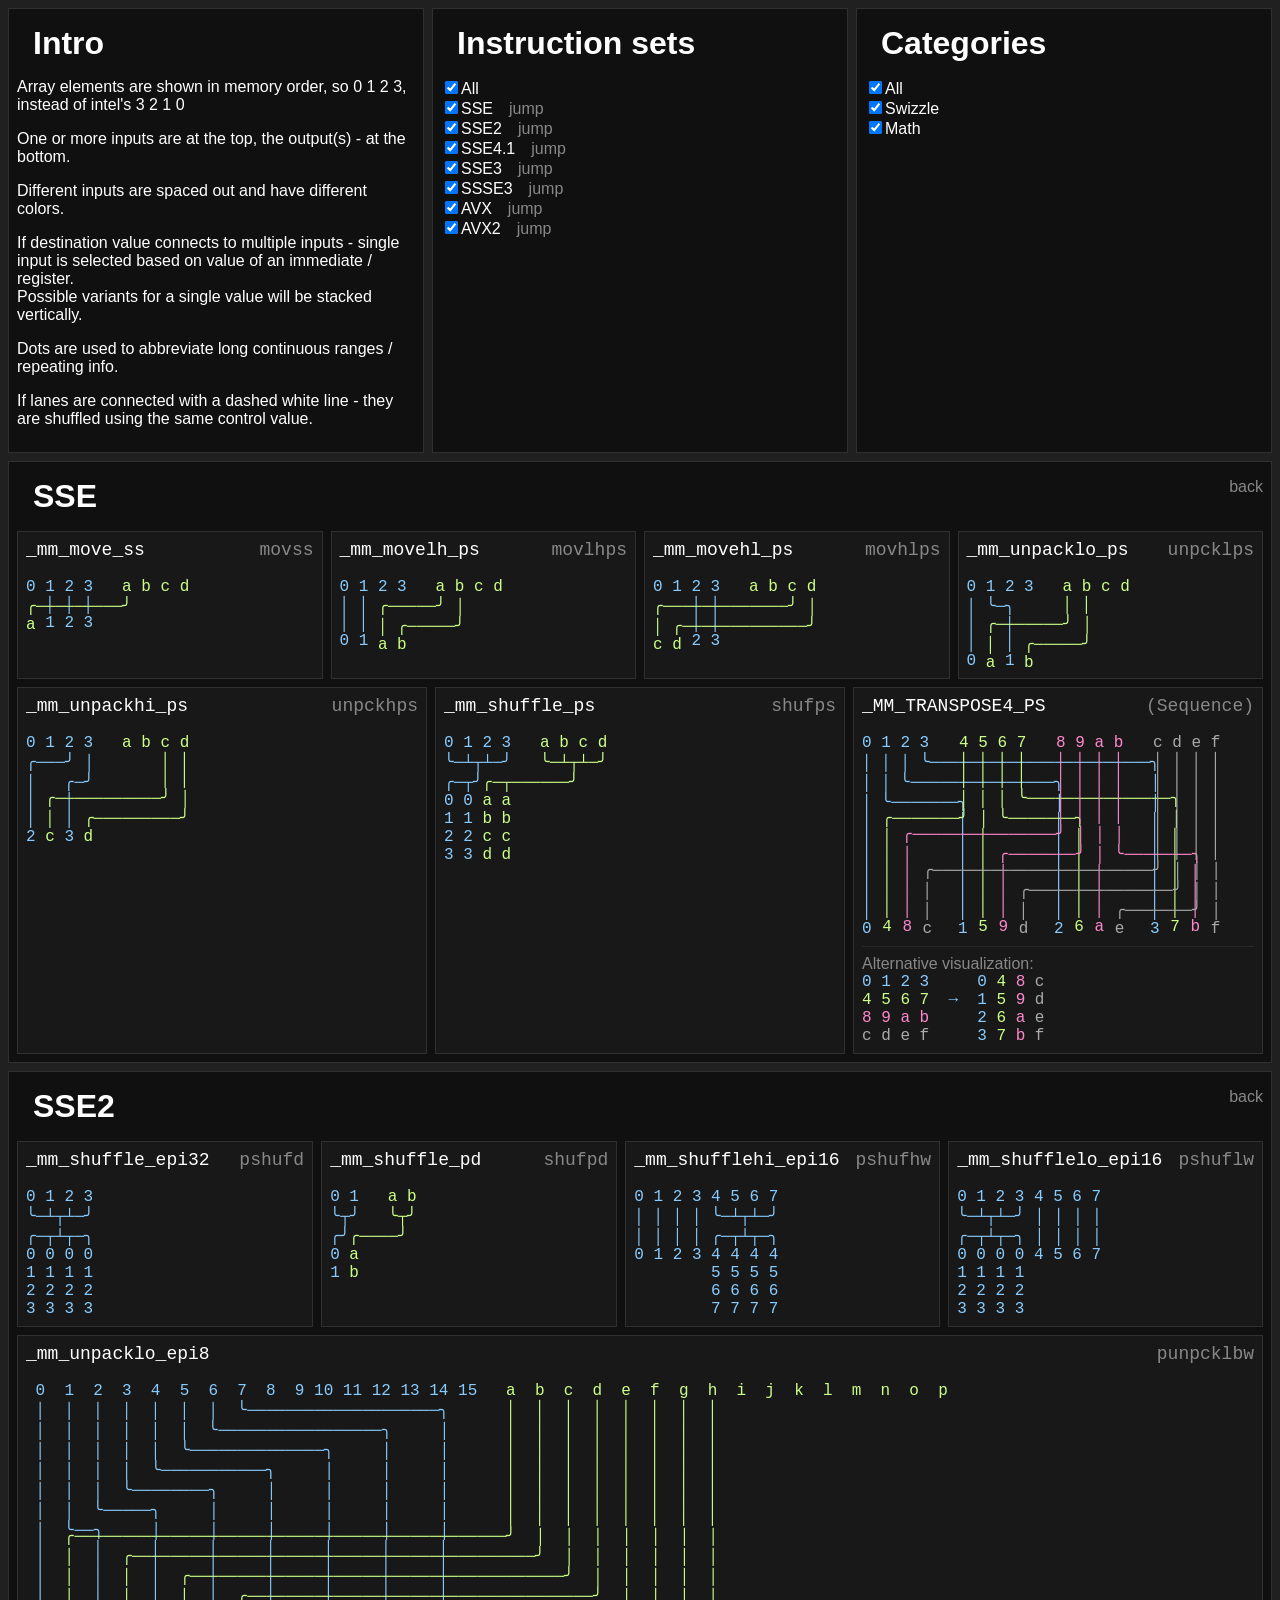
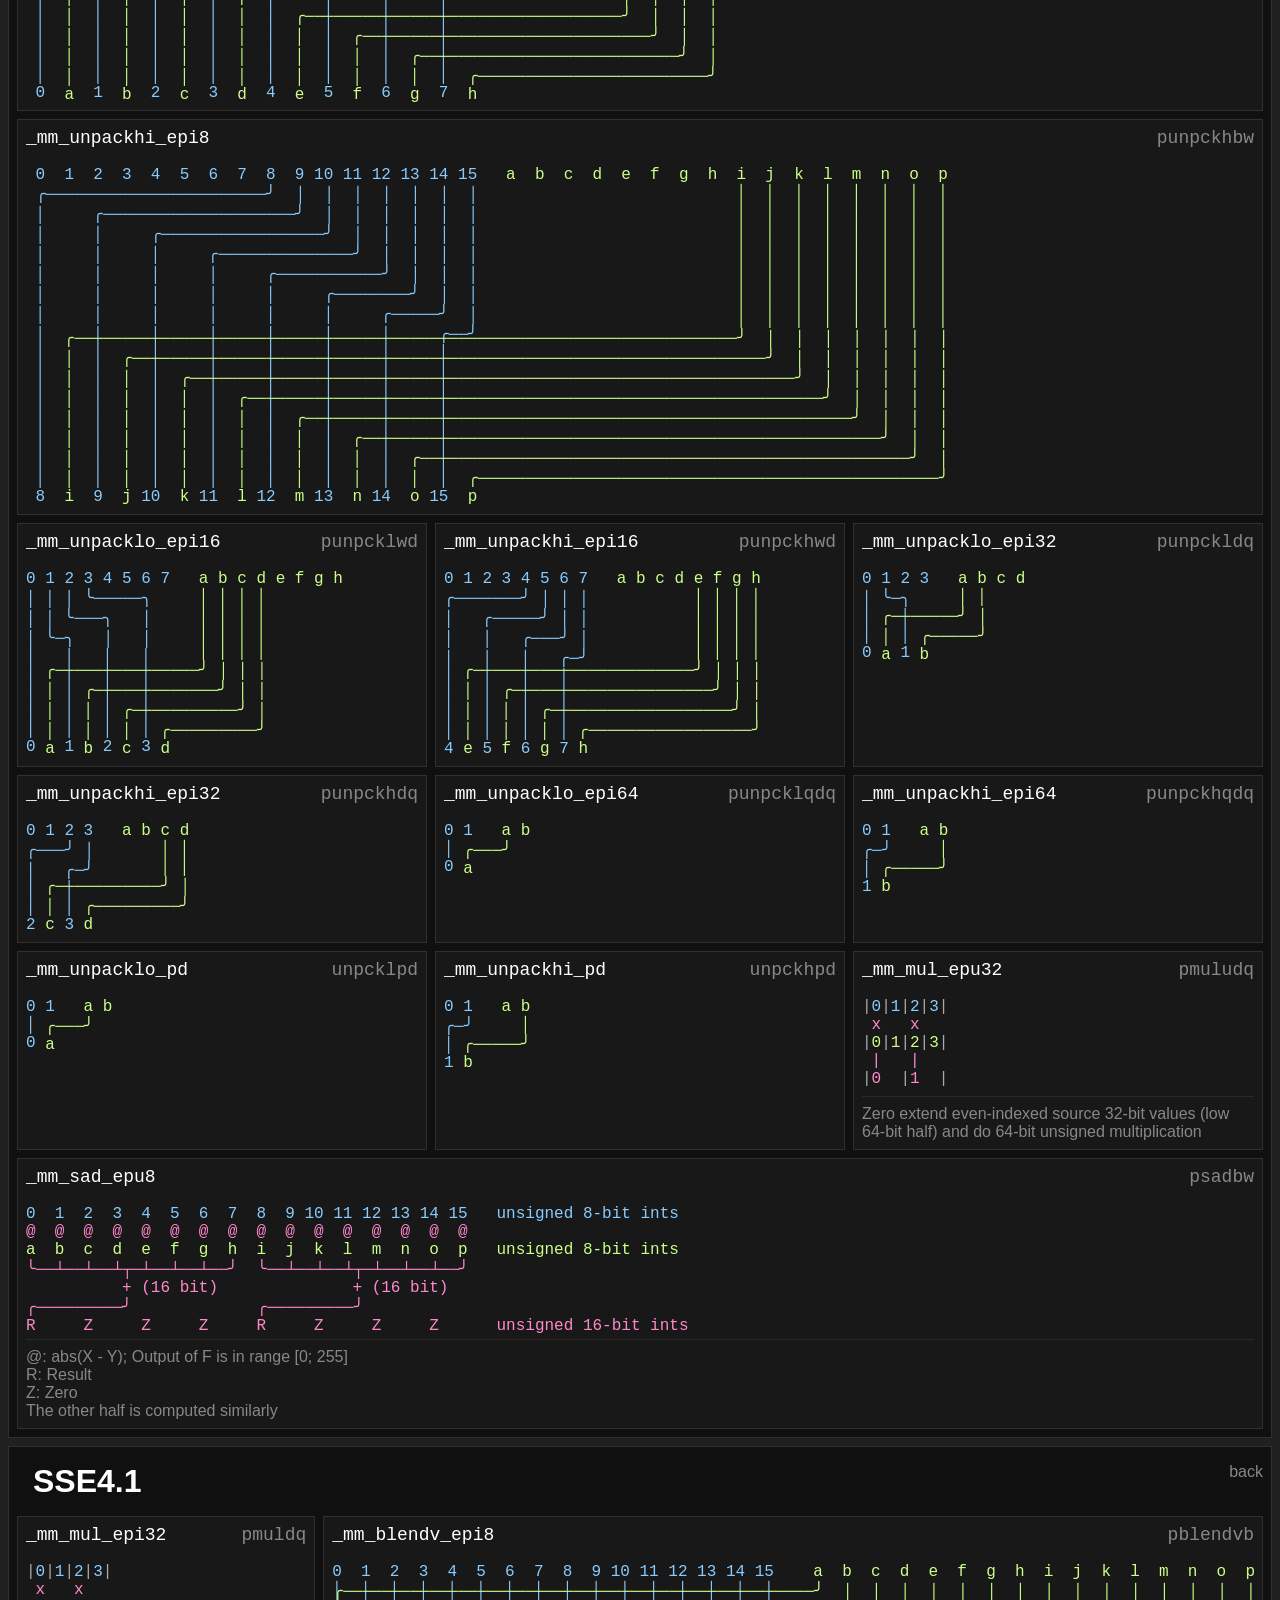
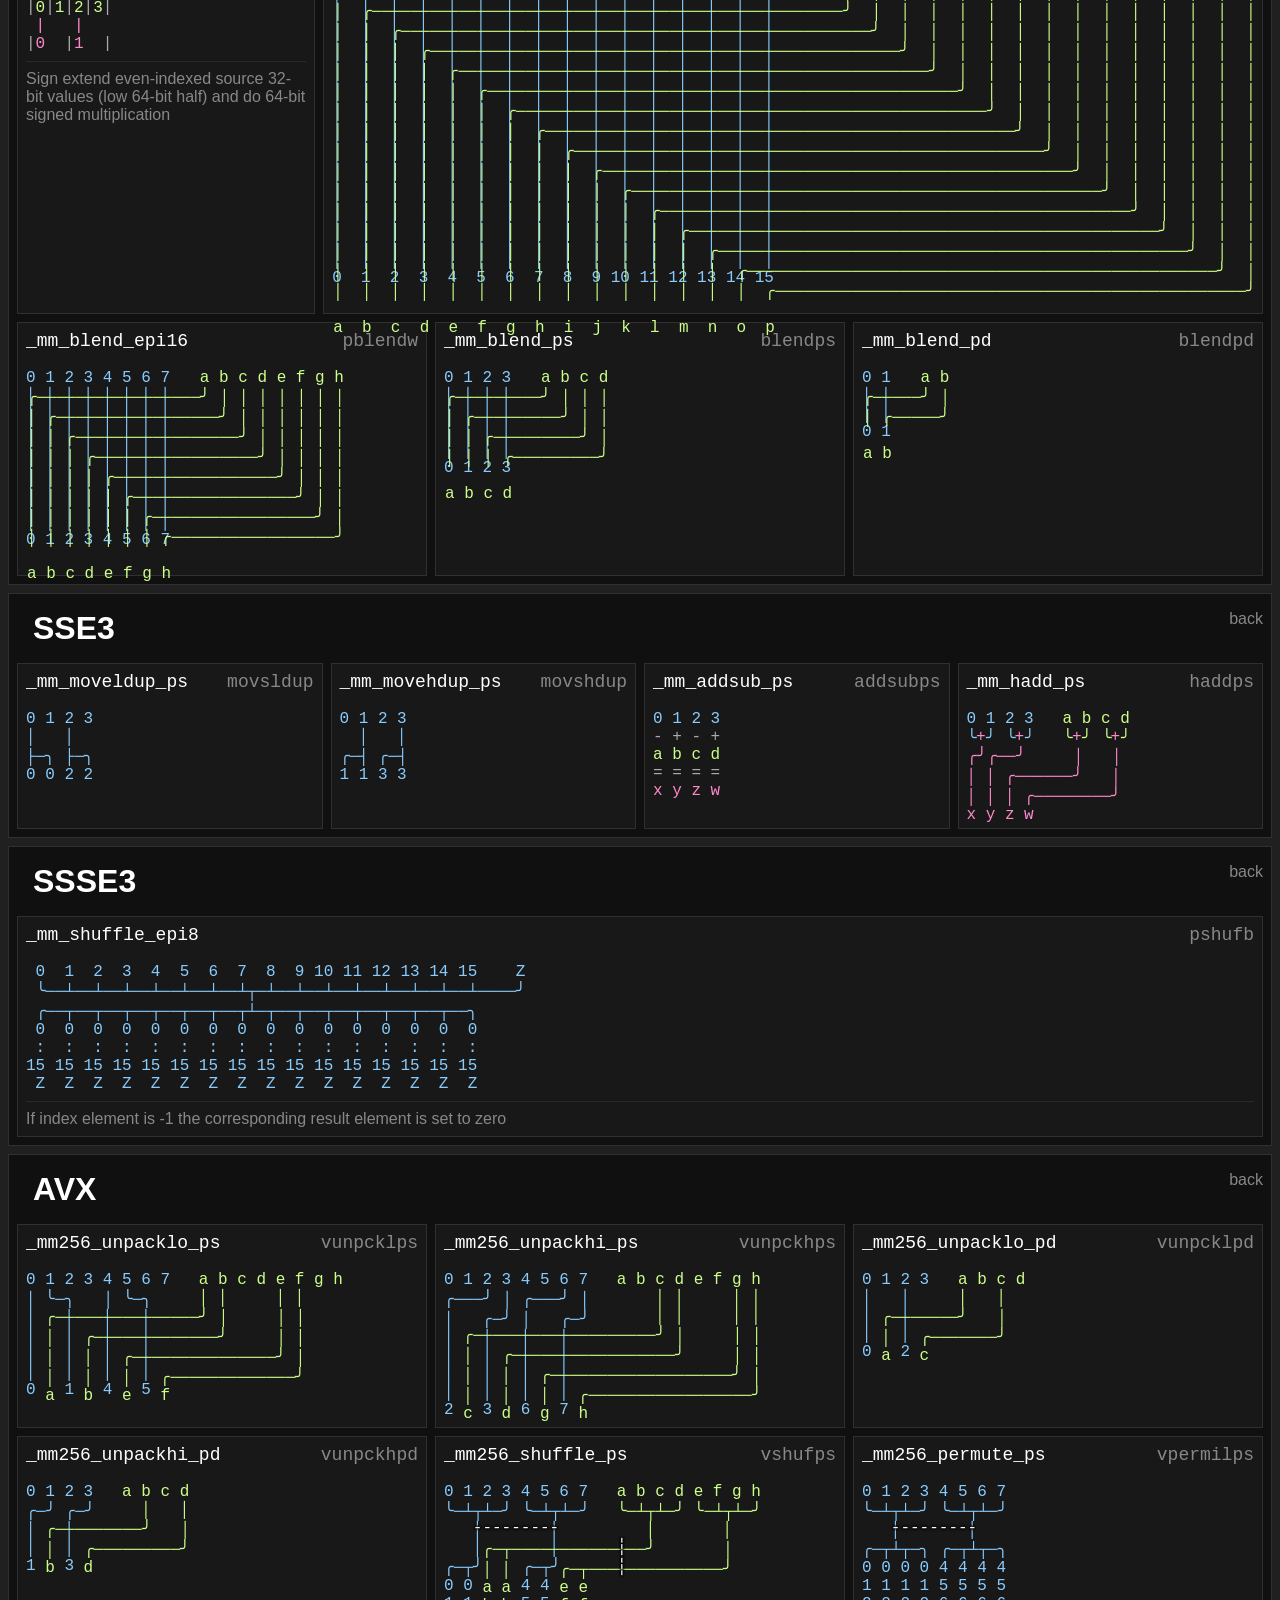
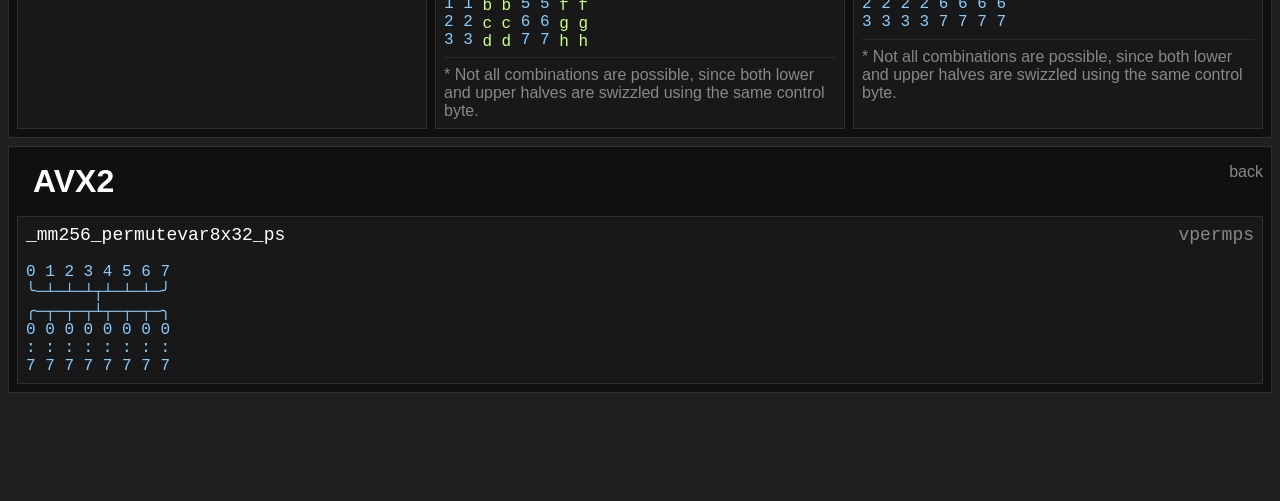
<file: simdviz/index.html>
﻿<!DOCTYPE html>
<html>
<head>
    <title>SIMD Visualizations</title>
    <style>
        body {
            background: #202020;
            margin: 0.5rem;
        }
        * {
            color: #FFF;
            font-family: "Arial";
            //border: 1px solid #f00;
            //box-sizing: border-box;
        }
        pre {
            font-family: "Noto Sans Mono", monospace;
        }
        .item-header {
            display: flex;
            gap: 1rem;
            width: 100%;
        }
        .intr {
            font-family: "Noto Sans Mono", monospace;
            font-size: 18px;
            margin-bottom: 18px;
            flex: 1;
        }
        .mnem {
            font-family: "Noto Sans Mono", monospace;
            font-size: 18px;
            margin-bottom: 18px;
            color: #888;
            flex: 1;
            text-align: right;
        }
        .grid-container {
            display: flex;
            flex-wrap: wrap;
            gap: 0.5rem;
        }
        .section {
        }
        .card1, .card2 {
            border: 1px solid #303030;
            box-sizing: border-box;
            padding: 0.5rem;
            //box-shadow:
            //    4px 4px 16px #000,
            //    inset 0px 0px 32px #ffffff08;
        }
        .card1 {
            margin-bottom: 0.5rem;
            background-color: #101010;
        }
        .card2 {
            background-color: #181818;
        }
        .headerContainer {
            position: relative;
        }
        .headerBack {
            position: absolute;
            right: 0%;
            top: 0%;
            margin-left: 16px;
            color: #888;
            text-align: right;
        }
        .header {
            margin-top: 8px;
            margin-bottom: 16px;
            margin-left: 16px;
            font-size: 32px;
            font-weight: bold;
        }
        .grid-item {
            flex: 1;
        }
        .groups {
            gap: 0;
            padding: 0;
            margin: 0;
            position: relative;
        }
        .group1, .group2,  .group3,  .group4,
                 .group2o, .group3o, .group4o, .label {
            margin: 0;
        }
        .group2,  .group3,  .group4,
        .group2o, .group3o, .group4o, .label {
            position: absolute;
            top: 0;
            width: 100%;
        }
        .group1, .group1c {
            color: #8cf;
        }
        .group2, .group2o, .group2c {
            color: #cf8;
        }
        .group3, .group3o, .group3c {
            color: #f8c;
        }
        .group4, .group4o, .group4c {
            color: #aaa;
        }
        .group2o {
            left: +1px;
        }
        .group3o {
            left: +2px;
        }
        .group4o {
            left: +3px;
        }
        .label {
            text-shadow: 
                +1px +1px 2px #000,
                +1px -1px 2px #000,
                -1px +1px 2px #000,
                -1px -1px 2px #000
            ;
            z-index: 999;
        }
        .note {
            color: #888;
        }
        a {
            text-decoration: none;
        }
        .divider {
            background: #282828;
            margin-top: 8px;
            margin-bottom: 8px;
            margin-left: 0px;
            margin-right: 0px;
            height: 1px;
        }
    </style>
    <script>
        window.onload = () => {
            const intrinsics = [
{name: "_mm_move_ss", mnem: "movss", section: "SSE", category: "Swizzle", groups: [`\
0 1 2 3          
  │ │ │
  1 2 3
`, `\
          a b c d
╭─────────╯
a
`]},
{name: "_mm_movelh_ps", mnem: "movlhps", section: "SSE", category: "Swizzle", groups: [`\
0 1 2 3          
│ │
│ │
0 1
`, `\
          a b c d
    ╭─────╯ │
    │ ╭─────╯
    a b`]},
{name: "_mm_movehl_ps", mnem: "movhlps", section: "SSE", category: "Swizzle", groups: [`\
0 1 2 3          
    │ │
    │ │
    2 3
`, `\
          a b c d
╭─────────────╯ │
│ ╭─────────────╯
c d`]},
{name: "_mm_unpacklo_ps", mnem: "unpcklps", section: "SSE", category: "Swizzle", groups: [`\
0 1 2 3          
│ ╰─╮
│   │
│   │
0   1
`, `\
          a b c d
          │ │
  ╭───────╯ │
  │   ╭─────╯
  a   b
`]},
{name: "_mm_unpackhi_ps", mnem: "unpckhps", section: "SSE", category: "Swizzle", groups: [`\
0 1 2 3          
╭───╯ │
│   ╭─╯
│   │
│   │
2   3
`, `\
          a b c d
              │ │
              │ │
  ╭───────────╯ │
  │   ╭─────────╯
  c   d
`]},
{name: "_mm_shuffle_ps", mnem: "shufps", section: "SSE", category: "Swizzle", groups: [`\
0 1 2 3          
╰─┴┬┴─╯
╭─┬╯
0 0
1 1
2 2
3 3
`, `\
          a b c d
          ╰─┴┬┴─╯
    ╭─┬──────╯
    a a
    b b
    c c
    d d
`]},
{name: "_MM_TRANSPOSE4_PS", mnem: "(Sequence)", section: "SSE", category: "Swizzle", useOffset: true, groups: [`\
0 1 2 3
│ │ │ ╰───────────────────────╮
│ │ ╰───────────────╮         │
│ ╰───────╮         │         │
│         │         │         │
│         │         │         │
│         │         │         │
│         │         │         │
│         │         │         │
│         │         │         │
0         1         2         3      
`, `\
          4 5 6 7
          │ │ │ │
          │ │ │ │
          │ │ │ ╰───────────────╮
  ╭───────╯ │ ╰───────╮         │
  │         │         │         │
  │         │         │         │
  │         │         │         │
  │         │         │         │
  │         │         │         │
  4         5         6         7
`, `\
                    8 9 a b
                    │ │ │ │
                    │ │ │ │
                    │ │ │ │
                    │ │ │ │
    ╭───────────────╯ │ │ │
    │         ╭───────╯ │ ╰───────╮
    │         │         │         │
    │         │         │         │
    │         │         │         │
    8         9         a         b
`, `\
                              c d e f
                              │ │ │ │
                              │ │ │ │
                              │ │ │ │
                              │ │ │ │
                              │ │ │ │
                              │ │ │ │
      ╭───────────────────────╯ │ │ │
      │         ╭───────────────╯ │ │
      │         │         ╭───────╯ │
      c         d         e         f
`], note: "Alternative visualization:", noteGroups: [`\
0 1 2 3     0      
         →  1      
            2      
            3      
`, `\
              4    
4 5 6 7       5    
              6    
              7    
`, `\
                8  
                9  
8 9 a b         a  
                b  
`, `\
                  c
                  d
                  e
c d e f           f
`]},
        {name: "_mm_shuffle_epi32", mnem: "pshufd", section: "SSE2", category: "Swizzle", groups: [`\
0 1 2 3
╰─┴┬┴─╯
╭─┬┴┬─╮
0 0 0 0
1 1 1 1
2 2 2 2
3 3 3 3
`]},
{name: "_mm_shuffle_pd", mnem: "shufpd", section: "SSE2", category: "Swizzle", groups: [`\
0 1
╰┬╯
╭╯
0
1
`, `\
      a b
      ╰┬╯
  ╭────╯
  a
  b
`]},
{name: "_mm_shufflehi_epi16", mnem: "pshufhw", section: "SSE2", category: "Swizzle", groups: [`\
0 1 2 3 4 5 6 7
│ │ │ │ ╰─┴┬┴─╯
│ │ │ │ ╭─┬┴┬─╮
0 1 2 3 4 4 4 4
        5 5 5 5
        6 6 6 6
        7 7 7 7
`]},
{name: "_mm_shufflelo_epi16", mnem: "pshuflw", section: "SSE2", category: "Swizzle", groups: [`\
0 1 2 3 4 5 6 7
╰─┴┬┴─╯ │ │ │ │
╭─┬┴┬─╮ │ │ │ │
0 0 0 0 4 5 6 7
1 1 1 1
2 2 2 2
3 3 3 3
`]},
{name: "_mm_unpacklo_epi8", mnem: "punpcklbw", section: "SSE2", category: "Swizzle", groups: [`\
 0  1  2  3  4  5  6  7  8  9 10 11 12 13 14 15                                                 
 │  │  │  │  │  │  │  ╰────────────────────╮
 │  │  │  │  │  │  ╰─────────────────╮     │
 │  │  │  │  │  ╰──────────────╮     │     │
 │  │  │  │  ╰───────────╮     │     │     │
 │  │  │  ╰────────╮     │     │     │     │
 │  │  ╰─────╮     │     │     │     │     │
 │  ╰──╮     │     │     │     │     │     │
 │     │     │     │     │     │     │     │
 │     │     │     │     │     │     │     │
 │     │     │     │     │     │     │     │
 │     │     │     │     │     │     │     │
 │     │     │     │     │     │     │     │
 │     │     │     │     │     │     │     │
 │     │     │     │     │     │     │     │
 │     │     │     │     │     │     │     │
 0     1     2     3     4     5     6     7
`, `\
                                                  a  b  c  d  e  f  g  h  i  j  k  l  m  n  o  p
                                                  │  │  │  │  │  │  │  │
                                                  │  │  │  │  │  │  │  │
                                                  │  │  │  │  │  │  │  │
                                                  │  │  │  │  │  │  │  │
                                                  │  │  │  │  │  │  │  │
                                                  │  │  │  │  │  │  │  │
                                                  │  │  │  │  │  │  │  │
    ╭─────────────────────────────────────────────╯  │  │  │  │  │  │  │
    │     ╭──────────────────────────────────────────╯  │  │  │  │  │  │
    │     │     ╭───────────────────────────────────────╯  │  │  │  │  │
    │     │     │     ╭────────────────────────────────────╯  │  │  │  │
    │     │     │     │     ╭─────────────────────────────────╯  │  │  │
    │     │     │     │     │     ╭──────────────────────────────╯  │  │
    │     │     │     │     │     │     ╭───────────────────────────╯  │
    │     │     │     │     │     │     │     ╭────────────────────────╯
    a     b     c     d     e     f     g     h
`]},
{name: "_mm_unpackhi_epi8", mnem: "punpckhbw", section: "SSE2", category: "Swizzle",
mnemLink: "https://www.felixcloutier.com/x86/punpckhbw:punpckhwd:punpckhdq:punpckhqdq", groups: [`\
 0  1  2  3  4  5  6  7  8  9 10 11 12 13 14 15                                                 
 ╭───────────────────────╯  │  │  │  │  │  │  │
 │     ╭────────────────────╯  │  │  │  │  │  │
 │     │     ╭─────────────────╯  │  │  │  │  │
 │     │     │     ╭──────────────╯  │  │  │  │
 │     │     │     │     ╭───────────╯  │  │  │
 │     │     │     │     │     ╭────────╯  │  │
 │     │     │     │     │     │     ╭─────╯  │
 │     │     │     │     │     │     │     ╭──╯
 │     │     │     │     │     │     │     │
 │     │     │     │     │     │     │     │
 │     │     │     │     │     │     │     │
 │     │     │     │     │     │     │     │
 │     │     │     │     │     │     │     │
 │     │     │     │     │     │     │     │
 │     │     │     │     │     │     │     │
 │     │     │     │     │     │     │     │
 8     9    10    11    12    13    14    15
`, `\
                                                  a  b  c  d  e  f  g  h  i  j  k  l  m  n  o  p
                                                                          │  │  │  │  │  │  │  │
                                                                          │  │  │  │  │  │  │  │
                                                                          │  │  │  │  │  │  │  │
                                                                          │  │  │  │  │  │  │  │
                                                                          │  │  │  │  │  │  │  │
                                                                          │  │  │  │  │  │  │  │
                                                                          │  │  │  │  │  │  │  │
                                                                          │  │  │  │  │  │  │  │
    ╭─────────────────────────────────────────────────────────────────────╯  │  │  │  │  │  │  │
    │     ╭──────────────────────────────────────────────────────────────────╯  │  │  │  │  │  │
    │     │     ╭───────────────────────────────────────────────────────────────╯  │  │  │  │  │
    │     │     │     ╭────────────────────────────────────────────────────────────╯  │  │  │  │
    │     │     │     │     ╭─────────────────────────────────────────────────────────╯  │  │  │
    │     │     │     │     │     ╭──────────────────────────────────────────────────────╯  │  │
    │     │     │     │     │     │     ╭───────────────────────────────────────────────────╯  │
    │     │     │     │     │     │     │     ╭────────────────────────────────────────────────╯
    i     j     k     l     m     n     o     p
`]},
{name: "_mm_unpacklo_epi16", mnem: "punpcklwd", section: "SSE2", category: "Swizzle", groups: [`\
0 1 2 3 4 5 6 7                  
│ │ │ ╰─────╮
│ │ ╰───╮   │
│ ╰─╮   │   │
│   │   │   │
│   │   │   │
│   │   │   │
│   │   │   │
│   │   │   │
0   1   2   3
`, `\
                  a b c d e f g h
                  │ │ │ │
                  │ │ │ │
                  │ │ │ │
                  │ │ │ │
  ╭───────────────╯ │ │ │
  │   ╭─────────────╯ │ │
  │   │   ╭───────────╯ │
  │   │   │   ╭─────────╯
  a   b   c   d
`]},
{name: "_mm_unpackhi_epi16", mnem: "punpckhwd", section: "SSE2", category: "Swizzle",
mnemLink: "https://www.felixcloutier.com/x86/punpckhbw:punpckhwd:punpckhdq:punpckhqdq", groups: [`\
0 1 2 3 4 5 6 7                  
╭───────╯ │ │ │
│   ╭─────╯ │ │
│   │   ╭───╯ │
│   │   │   ╭─╯
│   │   │   │
│   │   │   │
│   │   │   │
│   │   │   │
4   5   6   7
`, `\
                  a b c d e f g h
                          │ │ │ │
                          │ │ │ │
                          │ │ │ │
                          │ │ │ │
  ╭───────────────────────╯ │ │ │
  │   ╭─────────────────────╯ │ │
  │   │   ╭───────────────────╯ │
  │   │   │   ╭─────────────────╯
  e   f   g   h
`]},
{name: "_mm_unpacklo_epi32", mnem: "punpckldq", section: "SSE2", category: "Swizzle", groups: [`\
0 1 2 3          
│ ╰─╮
│   │
│   │
0   1
`, `\
          a b c d
          │ │
  ╭───────╯ │
  │   ╭─────╯
  a   b
`]},
{name: "_mm_unpackhi_epi32", mnem: "punpckhdq", section: "SSE2", category: "Swizzle",
mnemLink: "https://www.felixcloutier.com/x86/punpckhbw:punpckhwd:punpckhdq:punpckhqdq", groups: [`\
0 1 2 3          
╭───╯ │
│   ╭─╯
│   │
│   │
2   3
`, `\
          a b c d
              │ │
              │ │
  ╭───────────╯ │
  │   ╭─────────╯
  c   d
`]},
{name: "_mm_unpacklo_epi64", mnem: "punpcklqdq", section: "SSE2", category: "Swizzle", groups: [`\
0 1      
│
0
`, `\
      a b
  ╭───╯
  a
`]},
{name: "_mm_unpackhi_epi64", mnem: "punpckhqdq", section: "SSE2", category: "Swizzle",
mnemLink: "https://www.felixcloutier.com/x86/punpckhbw:punpckhwd:punpckhdq:punpckhqdq", groups: [`\
0 1      
╭─╯
│
1
`, `\
      a b
        │
  ╭─────╯
  b
`]},
{name: "_mm_unpacklo_pd", mnem: "unpcklpd", section: "SSE2", category: "Swizzle", groups: [`\
0 1      
│
0
`, `\
      a b
  ╭───╯
  a
`]},
{name: "_mm_unpackhi_pd", mnem: "unpckhpd", section: "SSE2", category: "Swizzle", groups: [`\
0 1      
╭─╯
│
1
`, `\
      a b
        │
  ╭─────╯
  b
`]},
{name: "_mm_mul_epu32", mnem: "pmuludq", section: "SSE2", category: "Math", groups: [`\
 0 1 2 3




`, `\


 0 1 2 3
`, `\

 x   x

 |   |
 0   1
`, `\
| | | | |

| | | | |

|   |   |
`], note: "Zero extend even-indexed source 32-bit values (low 64-bit half) and do 64-bit unsigned multiplication"},
{name: "_mm_mul_epi32", mnem: "pmuldq", section: "SSE4.1", category: "Math", groups: [`\
 0 1 2 3




`, `\


 0 1 2 3
`, `\

 x   x

 |   |
 0   1
`, `\
| | | | |

| | | | |

|   |   |
`], note: "Sign extend even-indexed source 32-bit values (low 64-bit half) and do 64-bit signed multiplication"},
/* {name: "_mm_sad_epu8", mnem: "psadbw", section: "SSE2", category: "Math", groups: [`\
unsigned 8-bit ints
0  1  2  3  4  5  6  7  8  9 10 11 12 13 14 15                                                 
│  │  │  │  │  │  │  │  │  │  │  │  │  │  │  │
│  │  │  │  │  │  │     │  │  │  │  │  │  │  │
│  │  │  │  │  │        │  │  │  │  │  │  │  │
│  │  │  │  │           │  │  │  │  │  │  │  │
│  │  │  │              │  │  │  │  │  │  │  │
│  │  │                 │  │  │  │  │  │  │  │
│  │                    │  │  │  │  │  │  │  │
│                       │  │  │  │  │  │  │  │
                        │  │  │  │  │  │  │  │
                        │  │  │  │  │  │  │   
                        │  │  │  │  │  │      
                        │  │  │  │  │         
                        │  │  │  │            
                        │  │  │               
                        │  │                  
                        │                     






`, `\
                                                 unsigned 8-bit ints
                                                 a  b  c  d  e  f  g  h  i  j  k  l  m  n  o  p
                                                 │  │  │  │  │  │  │  │  │  │  │  │  │  │  │  │
                      ╶──────────────────────────┼──┼──┼──┼──┼──┼──┼──╯  │  │  │  │  │  │  │  │
                   ╶─────────────────────────────┼──┼──┼──┼──┼──┼──╯     │  │  │  │  │  │  │  │
                ╶────────────────────────────────┼──┼──┼──┼──┼──╯        │  │  │  │  │  │  │  │
             ╶───────────────────────────────────┼──┼──┼──┼──╯           │  │  │  │  │  │  │  │
          ╶──────────────────────────────────────┼──┼──┼──╯              │  │  │  │  │  │  │  │
       ╶─────────────────────────────────────────┼──┼──╯                 │  │  │  │  │  │  │  │
    ╶────────────────────────────────────────────┼──╯                    │  │  │  │  │  │  │  │
 ╶───────────────────────────────────────────────╯                       │  │  │  │  │  │  │  │
                                              ╶──────────────────────────┼──┼──┼──┼──┼──┼──┼──╯
                                           ╶─────────────────────────────┼──┼──┼──┼──┼──┼──╯
                                        ╶────────────────────────────────┼──┼──┼──┼──┼──╯
                                     ╶───────────────────────────────────┼──┼──┼──┼──╯
                                  ╶──────────────────────────────────────┼──┼──┼──╯
                               ╶─────────────────────────────────────────┼──┼──╯
                            ╶────────────────────────────────────────────┼──╯
                         ╶───────────────────────────────────────────────╯






`, `\



                     F
                  F  │
               F  │  │
            F  │  │  │
         F  │  │  │  │
      F  │  │  │  │  │
   F  │  │  │  │  │  │
F  │  │  │  │  │  │  │
╰──┴──┴──┴┬─┴──┴──┴──╯                       F
          + (16 bit)                      F  │
╭─────────╯                            F  │  │
│                                   F  │  │  │
│                                F  │  │  │  │
│                             F  │  │  │  │  │
│                          F  │  │  │  │  │  │
│                       F  │  │  │  │  │  │  │
│                       ╰──┴──┴──┴┬─┴──┴──┴──╯
│                                 + (16 bit)
│                       ╭─────────╯
R     Z     Z     Z     R     Z     Z     Z
unsigned 16-bit ints
`], note: "F: abs(X - Y); Output of F is in range [0; 255]<br>R: Result<br>Z: Zero<br>The other half is computed similarly"}, */
{name: "_mm_sad_epu8", mnem: "psadbw", section: "SSE2", category: "Math", groups: [`\
0  1  2  3  4  5  6  7  8  9 10 11 12 13 14 15   unsigned 8-bit ints






`, `\


a  b  c  d  e  f  g  h  i  j  k  l  m  n  o  p   unsigned 8-bit ints
`, `\

@  @  @  @  @  @  @  @  @  @  @  @  @  @  @  @

╰──┴──┴──┴┬─┴──┴──┴──╯  ╰──┴──┴──┴┬─┴──┴──┴──╯
          + (16 bit)              + (16 bit)
╭─────────╯             ╭─────────╯
R     Z     Z     Z     R     Z     Z     Z      unsigned 16-bit ints
`], note: "@: abs(X - Y); Output of F is in range [0; 255]<br>R: Result<br>Z: Zero<br>The other half is computed similarly"},
{name: "_mm_moveldup_ps", mnem: "movsldup", section: "SSE3", category: "Swizzle", groups: [`\
0 1 2 3
│   │  
├─╮ ├─╮
0 0 2 2
`]},
{name: "_mm_movehdup_ps", mnem: "movshdup", section: "SSE3", category: "Swizzle", groups: [`\
0 1 2 3
  │   │
╭─┤ ╭─┤
1 1 3 3
`]},
{name: "_mm_addsub_ps", mnem: "addsubps", section: "SSE3", category: "Math", groups: [`\
0 1 2 3
 



`, `\


a b c d
        
`, `\




x y z w
`, `\

- + - +

= = = =
`]},
{name: "_mm_hadd_ps", mnem: "haddps", section: "SSE3", category: "Math", groups: [`\
0 1 2 3
╰ ╯ ╰ ╯




`, `\
          a b c d
          ╰ ╯ ╰ ╯
`, `\
        
 +   +     +   +
╭╯╭──╯     │   │
│ │ ╭──────╯   │
│ │ │ ╭────────╯
x y z w
`]},
        {name: "_mm_shuffle_epi8", mnem: "pshufb", section: "SSSE3", category: "Swizzle", groups: [`\
 0  1  2  3  4  5  6  7  8  9 10 11 12 13 14 15    Z
 ╰──┴──┴──┴──┴──┴──┴──┴┬─┴──┴──┴──┴──┴──┴──┴──┴────╯
 ╭──┬──┬──┬──┬──┬──┬──┬┴─┬──┬──┬──┬──┬──┬──┬──╮
 0  0  0  0  0  0  0  0  0  0  0  0  0  0  0  0
 :  :  :  :  :  :  :  :  :  :  :  :  :  :  :  :
15 15 15 15 15 15 15 15 15 15 15 15 15 15 15 15
 Z  Z  Z  Z  Z  Z  Z  Z  Z  Z  Z  Z  Z  Z  Z  Z
`], note: "If index element is -1 the corresponding result element is set to zero"},
{name: "_mm_blendv_epi8", mnem: "pblendvb", section: "SSE4.1", category: "Swizzle", useOffset: true, groups: [`\
0  1  2  3  4  5  6  7  8  9 10 11 12 13 14 15                                                  
│  │  │  │  │  │  │  │  │  │  │  │  │  │  │  │
│  │  │  │  │  │  │  │  │  │  │  │  │  │  │  │
│  │  │  │  │  │  │  │  │  │  │  │  │  │  │  │
│  │  │  │  │  │  │  │  │  │  │  │  │  │  │  │
│  │  │  │  │  │  │  │  │  │  │  │  │  │  │  │
│  │  │  │  │  │  │  │  │  │  │  │  │  │  │  │
│  │  │  │  │  │  │  │  │  │  │  │  │  │  │  │
│  │  │  │  │  │  │  │  │  │  │  │  │  │  │  │
│  │  │  │  │  │  │  │  │  │  │  │  │  │  │  │
│  │  │  │  │  │  │  │  │  │  │  │  │  │  │  │
│  │  │  │  │  │  │  │  │  │  │  │  │  │  │  │
│  │  │  │  │  │  │  │  │  │  │  │  │  │  │  │
│  │  │  │  │  │  │  │  │  │  │  │  │  │  │  │
│  │  │  │  │  │  │  │  │  │  │  │  │  │  │  │
│  │  │  │  │  │  │  │  │  │  │  │  │  │  │  │
│  │  │  │  │  │  │  │  │  │  │  │  │  │  │  │
0  1  2  3  4  5  6  7  8  9 10 11 12 13 14 15

`, `\
                                                  a  b  c  d  e  f  g  h  i  j  k  l  m  n  o  p
╭─────────────────────────────────────────────────╯  │  │  │  │  │  │  │  │  │  │  │  │  │  │  │
│  ╭─────────────────────────────────────────────────╯  │  │  │  │  │  │  │  │  │  │  │  │  │  │
│  │  ╭─────────────────────────────────────────────────╯  │  │  │  │  │  │  │  │  │  │  │  │  │
│  │  │  ╭─────────────────────────────────────────────────╯  │  │  │  │  │  │  │  │  │  │  │  │
│  │  │  │  ╭─────────────────────────────────────────────────╯  │  │  │  │  │  │  │  │  │  │  │
│  │  │  │  │  ╭─────────────────────────────────────────────────╯  │  │  │  │  │  │  │  │  │  │
│  │  │  │  │  │  ╭─────────────────────────────────────────────────╯  │  │  │  │  │  │  │  │  │
│  │  │  │  │  │  │  ╭─────────────────────────────────────────────────╯  │  │  │  │  │  │  │  │
│  │  │  │  │  │  │  │  ╭─────────────────────────────────────────────────╯  │  │  │  │  │  │  │
│  │  │  │  │  │  │  │  │  ╭─────────────────────────────────────────────────╯  │  │  │  │  │  │
│  │  │  │  │  │  │  │  │  │  ╭─────────────────────────────────────────────────╯  │  │  │  │  │
│  │  │  │  │  │  │  │  │  │  │  ╭─────────────────────────────────────────────────╯  │  │  │  │
│  │  │  │  │  │  │  │  │  │  │  │  ╭─────────────────────────────────────────────────╯  │  │  │
│  │  │  │  │  │  │  │  │  │  │  │  │  ╭─────────────────────────────────────────────────╯  │  │
│  │  │  │  │  │  │  │  │  │  │  │  │  │  ╭─────────────────────────────────────────────────╯  │
│  │  │  │  │  │  │  │  │  │  │  │  │  │  │  ╭─────────────────────────────────────────────────╯

a  b  c  d  e  f  g  h  i  j  k  l  m  n  o  p
`]},
{name: "_mm_blend_epi16", mnem: "pblendw", section: "SSE4.1", category: "Swizzle", useOffset: true, groups: [`\
0 1 2 3 4 5 6 7                  
│ │ │ │ │ │ │ │
│ │ │ │ │ │ │ │
│ │ │ │ │ │ │ │
│ │ │ │ │ │ │ │
│ │ │ │ │ │ │ │
│ │ │ │ │ │ │ │
│ │ │ │ │ │ │ │
│ │ │ │ │ │ │ │
0 1 2 3 4 5 6 7

`, `\
                  a b c d e f g h
╭─────────────────╯ │ │ │ │ │ │ │
│ ╭─────────────────╯ │ │ │ │ │ │
│ │ ╭─────────────────╯ │ │ │ │ │
│ │ │ ╭─────────────────╯ │ │ │ │
│ │ │ │ ╭─────────────────╯ │ │ │
│ │ │ │ │ ╭─────────────────╯ │ │
│ │ │ │ │ │ ╭─────────────────╯ │
│ │ │ │ │ │ │ ╭─────────────────╯

a b c d e f g h
`]},
{name: "_mm_blend_ps", mnem: "blendps", section: "SSE4.1", category: "Swizzle", useOffset: true, groups: [`\
0 1 2 3          
│ │ │ │
│ │ │ │
│ │ │ │
│ │ │ │
0 1 2 3

`, `\
          a b c d
╭─────────╯ │ │ │
│ ╭─────────╯ │ │
│ │ ╭─────────╯ │
│ │ │ ╭─────────╯

a b c d
`]},
{name: "_mm_blend_pd", mnem: "blendpd", section: "SSE4.1", category: "Swizzle", useOffset: true, groups: [`\
0 1      
│ │
│ │
0 1

`, `\
      a b
╭─────╯ │
│ ╭─────╯

a b
`]},
{name: "_mm256_unpacklo_ps", mnem: "vunpcklps", section: "AVX", category: "Swizzle", groups: [`\
0 1 2 3 4 5 6 7                  
│ ╰─╮   │ ╰─╮
│   │   │   │
│   │   │   │
│   │   │   │
│   │   │   │
0   1   4   5
`, `\
                  a b c d e f g h
                  │ │     │ │
  ╭───────────────╯ │     │ │
  │   ╭─────────────╯     │ │
  │   │   ╭───────────────╯ │
  │   │   │   ╭─────────────╯
  a   b   e   f
`]},
{name: "_mm256_unpackhi_ps", mnem: "vunpckhps", section: "AVX", category: "Swizzle", groups: [`\
0 1 2 3 4 5 6 7                  
╭───╯ │ ╭───╯ │
│   ╭─╯ │   ╭─╯
│   │   │   │
│   │   │   │
│   │   │   │
│   │   │   │
2   3   6   7
`, `\
                  a b c d e f g h
                      │ │     │ │
                      │ │     │ │
  ╭───────────────────╯ │     │ │
  │   ╭─────────────────╯     │ │
  │   │   ╭───────────────────╯ │
  │   │   │   ╭─────────────────╯
  c   d   g   h
`]},
{name: "_mm256_unpacklo_pd", mnem: "vunpcklpd", section: "AVX", category: "Swizzle", groups: [`\
0 1 2 3          
│   │
│   │
│   │
0   2
`, `\
          a b c d
          │   │
  ╭───────╯   │
  │   ╭───────╯
  a   c
`]},
{name: "_mm256_unpackhi_pd", mnem: "vunpckhpd", section: "AVX", category: "Swizzle", groups: [`\
0 1 2 3          
╭─╯ ╭─╯
│   │
│   │
1   3
`, `\
          a b c d
            │   │
  ╭─────────╯   │
  │   ╭─────────╯
  b   d
`]},
{name: "_mm256_shuffle_ps", mnem: "vshufps", section: "AVX", category: "Swizzle", groups: [`\
0 1 2 3 4 5 6 7                  
╰─┴┬┴─╯ ╰─┴┬┴─╯
   │       │
   │       │
╭─┬╯    ╭─┬╯
0 0     4 4
1 1     5 5
2 2     6 6
3 3     7 7
`, `\
                  a b c d e f g h
                  ╰─┴┬┴─╯ ╰─┴┬┴─╯
                     │       │
    ╭─┬──────────────╯       │
    │ │     ╭─┬──────────────╯
    a a     e e
    b b     f f
    c c     g g
    d d     h h
`], label: `\


   ---------
                  ┆
                  ┆
`, note: " * Not all combinations are possible, since both lower and upper halves are swizzled using the same control byte.", noteGroups: []},
{name: "_mm256_permute_ps", mnem: "vpermilps", section: "AVX", category: "Swizzle", groups: [`\
0 1 2 3 4 5 6 7
╰─┴┬┴─╯ ╰─┴┬┴─╯
   │       │
╭─┬┴┬─╮ ╭─┬┴┬─╮
0 0 0 0 4 4 4 4
1 1 1 1 5 5 5 5
2 2 2 2 6 6 6 6
3 3 3 3 7 7 7 7
`], label: `\


   ---------
`, note: " * Not all combinations are possible, since both lower and upper halves are swizzled using the same control byte.", noteGroups: []},
{name: "_mm256_permutevar8x32_ps", mnem: "vpermps", section: "AVX2", category: "Swizzle", groups: [`\
0 1 2 3 4 5 6 7
╰─┴─┴─┴┬┴─┴─┴─╯
╭─┬─┬─┬┴┬─┬─┬─╮
0 0 0 0 0 0 0 0
: : : : : : : :
7 7 7 7 7 7 7 7
`]},
            ];

            const sections = {};
            const categories = {};

            for (intrinsic of intrinsics) {
                sections[intrinsic.section] = {};
                categories[intrinsic.category] = {};
            }

            function rebuildPage() {
                console.log("Rebuilding the page...");

                pageContainer.innerHTML = "";

                for (sectionName in sections) {
                    const section = sections[sectionName];
        
                    const sectionDiv = document.createElement('div');
                    sectionDiv.className = "section card1";
                    section.div = sectionDiv;
        
                        const headerContainer = document.createElement('div');
                        headerContainer.className = "headerContainer";
                        sectionDiv.appendChild(headerContainer);
        
                            const header = document.createElement('div');
                            header.id = sectionName;
                            header.className = "header";
                            header.textContent = sectionName;
                            headerContainer.appendChild(header);
        
                            const a = document.createElement('a');
                            a.href = "#top";
                            a.className = "headerBack";
                            a.textContent = "back";
                            headerContainer.appendChild(a);

                        const gridContainer = document.createElement('div');
                        section.gridContainer = gridContainer;
                        gridContainer.className = "grid-container";
                        sectionDiv.appendChild(gridContainer);

                }

                for (intrinsic of intrinsics) {
                    const section = sections[intrinsic.section];
                    const category = categories[intrinsic.category];
        
                    if (!section.checkbox.checked)
                        continue;

                    if (!category.checkbox.checked)
                        continue;

                    const gridContainer = section.gridContainer;
        
                    const gridItem = document.createElement('div');
                    gridItem.className = "grid-item card2";
                    gridContainer.appendChild(gridItem);

                        const itemHeader = document.createElement('div');
                        itemHeader.className = "item-header";
                        gridItem.appendChild(itemHeader);

                            const intrinsicElem = document.createElement('a');
                            intrinsicElem.className = "intr";
                            intrinsicElem.textContent = intrinsic.name;
                            intrinsicElem.href = intrinsic.nameLink || `https://www.laruence.com/sse/#text=${intrinsic.name}`;
                            intrinsicElem.target = "_blank";
                            itemHeader.appendChild(intrinsicElem);

                            if (intrinsic.mnem == "(Sequence)") {
                                const mnemonic = document.createElement('div');
                                mnemonic.className = "mnem";
                                mnemonic.textContent = intrinsic.mnem;
                                itemHeader.appendChild(mnemonic);
                            } else {
                                const mnemonic = document.createElement('a');
                                mnemonic.className = "mnem";
                                mnemonic.textContent = intrinsic.mnem;
                                mnemonic.href = intrinsic.mnemLink || `https://www.felixcloutier.com/x86/${intrinsic.mnem}`;
                                mnemonic.target = "_blank";
                                itemHeader.appendChild(mnemonic);
                            }

                        const groups = document.createElement('div');
                        groups.className = "groups";
                        gridItem.appendChild(groups);

                            for (let i = 0; i < intrinsic.groups.length; ++i) {
                                const group = document.createElement('pre');
                                group.className = "group" + (i + 1);
                                if (intrinsic.useOffset && i) {
                                    group.className += "o";
                                }
                                group.textContent = intrinsic.groups[i];
                                groups.appendChild(group);
                            }
                            if (intrinsic.label) {
                                const label = document.createElement('pre');
                                label.className = "label";
                                label.textContent = intrinsic.label;
                                groups.appendChild(label);
                            }

                        if (intrinsic.note) {
                            const divider = document.createElement('div');
                            divider.className = "divider";
                            gridItem.appendChild(divider);

                            const note = document.createElement('div');
                            note.className = "note";
                            note.innerHTML = intrinsic.note;
                            gridItem.appendChild(note);

                            if (intrinsic.noteGroups) {
                                const noteGroups = document.createElement('div');
                                noteGroups.className = "groups";
                                gridItem.appendChild(noteGroups);

                                    for (let i = 0; i < intrinsic.noteGroups.length; ++i) {
                                        const group = document.createElement('pre');
                                        group.className = "group" + (i + 1);
                                        group.textContent = intrinsic.noteGroups[i];
                                        noteGroups.appendChild(group);
                                    }
                            }
                        }
                }

                for (sectionName in sections) {
                    const section = sections[sectionName];
                    if (section.gridContainer.hasChildNodes()) {
                        pageContainer.appendChild(section.div);
                    }
                }
            }
            
            {
                {
                    const checkbox = document.createElement('input');
                    checkbox.type = "checkbox";
                    checkbox.id = "checkboxAllSections";
                    checkbox.checked = true;
                    instructionSetsDiv.appendChild(checkbox);
                    checkbox.addEventListener('change', (event) => {
                        for (sectionName in sections) {
                            const section = sections[sectionName];
                            section.checkbox.checked = event.currentTarget.checked;
                        }
                        rebuildPage();
                    });
        
                    const label = document.createElement('label');
                    label.htmlFor = checkbox.id;
                    label.style = "user-select: none;";
                    label.textContent = "All";
                    instructionSetsDiv.appendChild(label);
                }

                const list = document.createElement('div');
                instructionSetsDiv.appendChild(list);

                    for (sectionName in sections) {
                        const section = sections[sectionName];
        
                        const item = document.createElement('div');
                        list.appendChild(item);
        
                            const checkbox = document.createElement('input');
                            checkbox.type = "checkbox";
                            checkbox.id = "checkbox" + sectionName;
                            checkbox.checked = true;
                            item.appendChild(checkbox);
                            section.checkbox = checkbox;
                            checkbox.addEventListener('change', (event) => {
                                rebuildPage();
                            });
        
                            const label = document.createElement('label');
                            label.htmlFor = checkbox.id;
                            label.style = "user-select: none;";
                            label.textContent = sectionName;
                            item.appendChild(label);

                            const a = document.createElement('a');
                            a.href = "#" + sectionName;
                            a.style = "margin-left: 16px; color: #888";
                            a.textContent = "jump";
                            item.appendChild(a);
                    }
            }
            
            {
                {
                    const checkbox = document.createElement('input');
                    checkbox.type = "checkbox";
                    checkbox.id = "checkboxAllCategories";
                    checkbox.checked = true;
                    categoriesDiv.appendChild(checkbox);
                    checkbox.addEventListener('change', (event) => {
                        for (categoryName in categories) {
                            const category = categories[categoryName];
                            category.checkbox.checked = event.currentTarget.checked;
                        }
                        rebuildPage();
                    });
        
                    const label = document.createElement('label');
                    label.htmlFor = checkbox.id;
                    label.style = "user-select: none;";
                    label.textContent = "All";
                    categoriesDiv.appendChild(label);
                }

                const list = document.createElement('div');
                categoriesDiv.appendChild(list);

                    for (categoryName in categories) {
                        const category = categories[categoryName];

                        const item = document.createElement('div');
                        list.appendChild(item);

                            const checkbox = document.createElement('input');
                            checkbox.type = "checkbox";
                            checkbox.id = "checkbox" + categoryName;
                            checkbox.checked = true;
                            item.appendChild(checkbox);
                            category.checkbox = checkbox;
                            checkbox.addEventListener('change', (event) => {
                                rebuildPage();
                            });

                            const label = document.createElement('label');
                            label.htmlFor = checkbox.id;
                            label.style = "user-select: none;";
                            label.textContent = categoryName;
                            item.appendChild(label);
                    }
            }
         
            rebuildPage();
        }
    </script>
</head>
<body>
    <div style="display: flex; gap: 0.5rem">
        <div class="card1" style="flex: 1;">
            <div class="header">Intro</div>
            <p>
            Array elements are shown in memory order, so 0 1 2 3, instead of intel's 3 2 1 0
            </p><p>
            One or more inputs are at the top, the output(s) - at the bottom.
            </p><p>
            Different inputs are spaced out and have different colors.
            </p><p>
            If destination value connects to multiple inputs - single input is selected based on value of an immediate / register.<br>
            Possible variants for a single value will be stacked vertically.
            </p><p>
            Dots are used to abbreviate long continuous ranges / repeating info.
            </p><p>
            If lanes are connected with a dashed white line - they are shuffled using the same control value.
            </p>
        </div>
        <div class="card1" style="flex: 1;">
            <div class="header">Instruction sets</div>
            <div id="instructionSetsDiv"></div>
            </div>
        <div class="card1" style="flex: 1;">
            <div class="header">Categories</div>
            <div id="categoriesDiv"></div>
        </div>
    </div>
    <div id="pageContainer"></div>
    </body>
</html>
</file>
<file: css.css>
/* * {
	border-color: #fff;
	border-width: 1px;
	border-style: solid;
} */

html {
    background-color: #242424;
}
p, h1, div {
	color: #ffffff;
	font-family: sans-serif;
	/* text-shadow: 2px 2px 2px #000; */
}
a {
	color: #ffffff;
	text-decoration: underline;
}

table, tr, td {
	padding: 0;
	margin: 0;
}

.headertable {
	width: 100%;
	table-layout: fixed;
	margin-bottom: 20px;
	margin-top: 20px;
}

.grid-container {
	width: 100%;
	display: flex;
	flex-wrap: wrap;
	gap: 10px;
}
.grid-item {
	flex: 1;
	vertical-align: top;
    background-color: #181818;
	padding: 16px;
	padding-top: 0px;
	padding-bottom: 0px;
	min-width: 30rem;
	max-width: 40rem;
}

.panel {
	vertical-align: top;
    background-color: #181818c0;
	padding: 16px;
	padding-top: 0px;
	padding-bottom: 0px;
	box-shadow: 0.25rem 0.5rem 1rem #000;
	border: 1px solid #282828;
}

video {
	width: 100%;
}

.code, code {
	color: #ffffff;
	font-family: monospace;
	font-size: large;
}

.alignmiddle {
	text-align: center;
}

#canvas {
	position: fixed;
	top: 0;
	left: 0;
	width: 100%;
	height: 100%;
	z-index: -1; /* Send canvas to the back */
}

/*
* {
	border: 1px solid #fff;
	box-sizing: border-box;
}
*/
</file>
